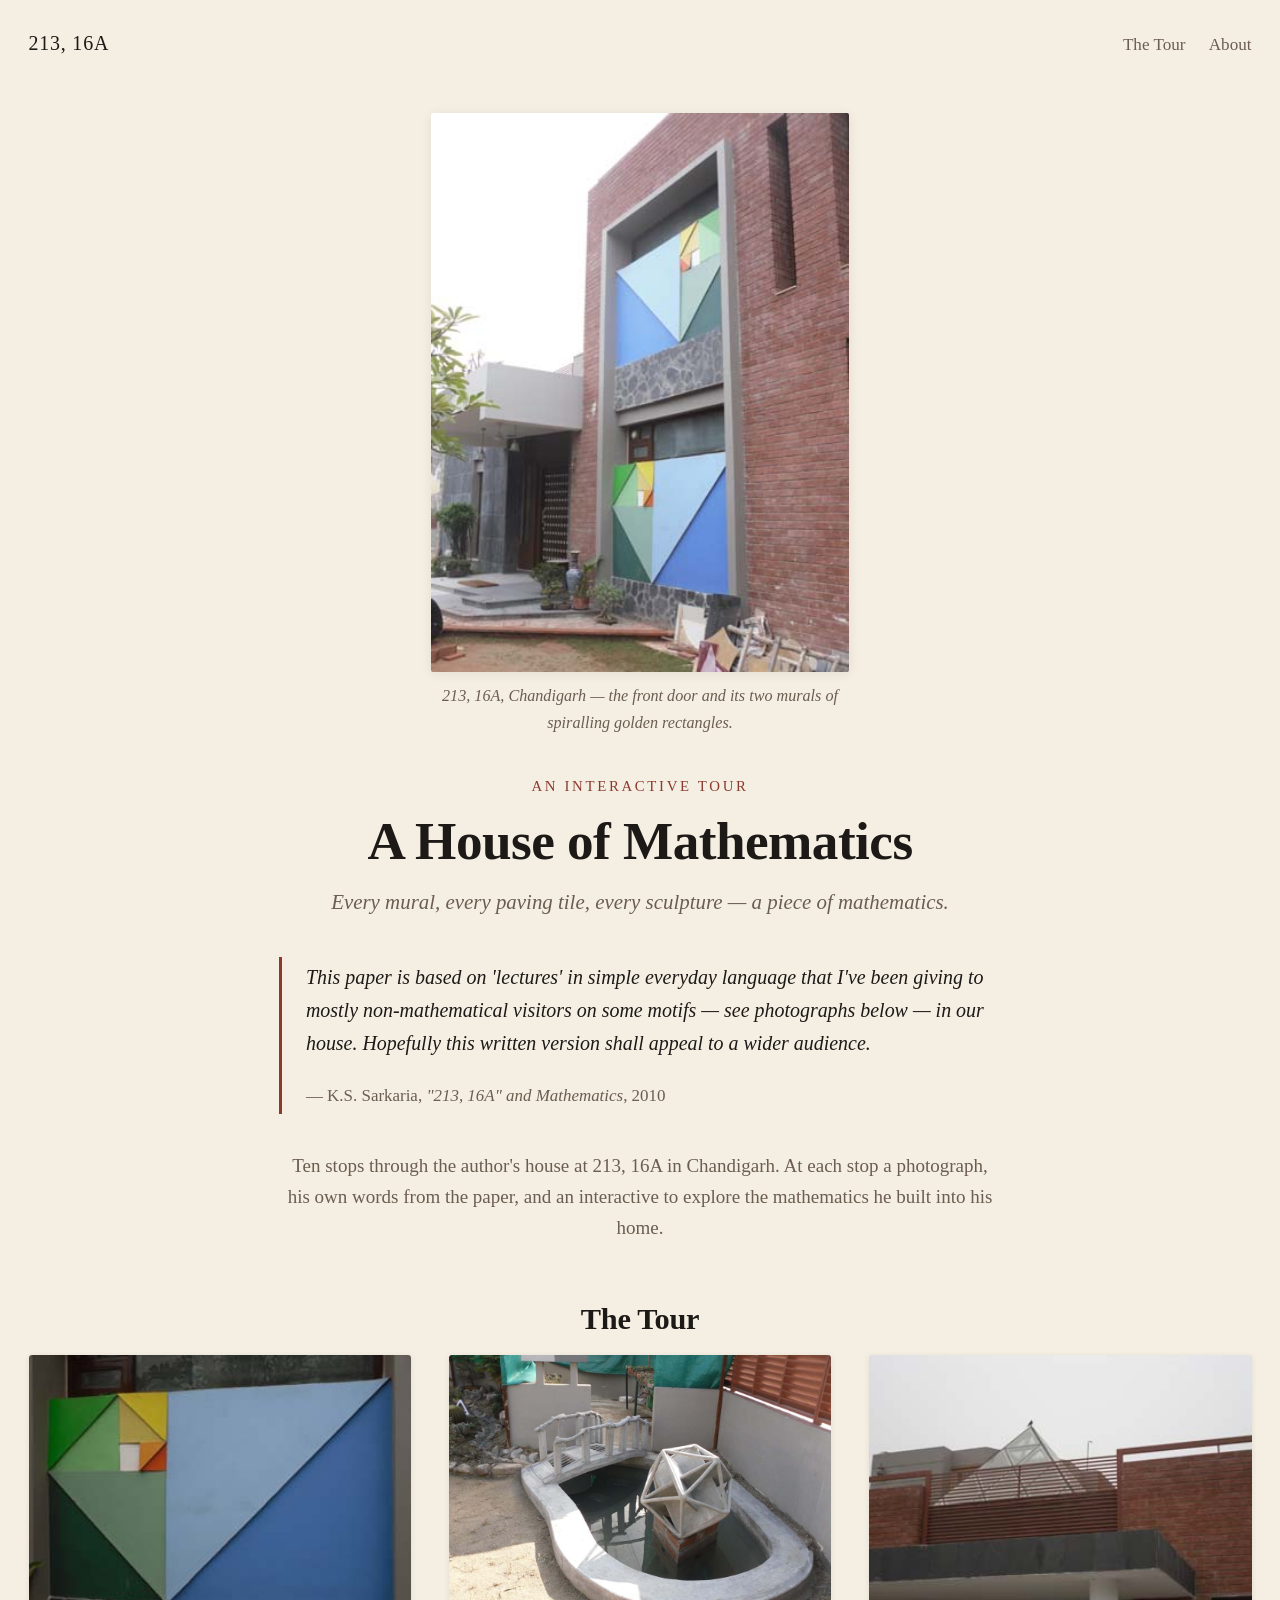
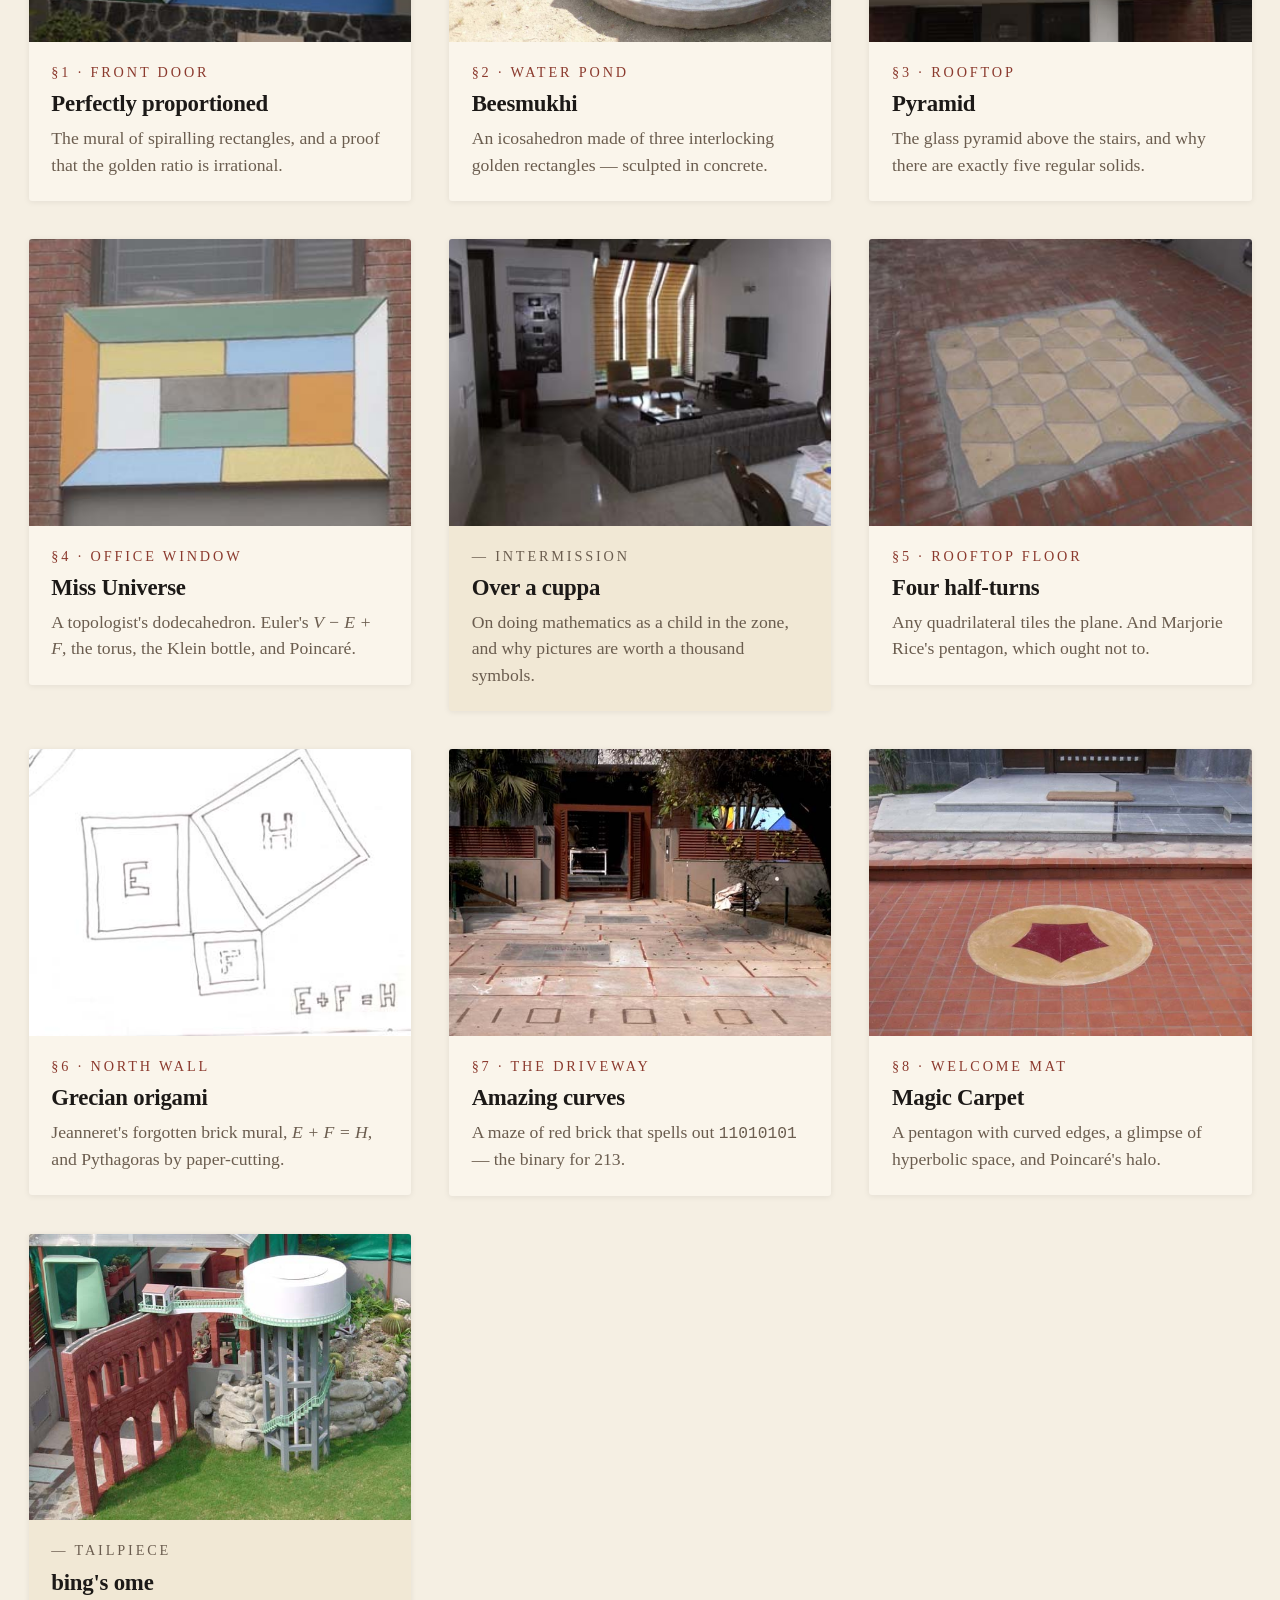
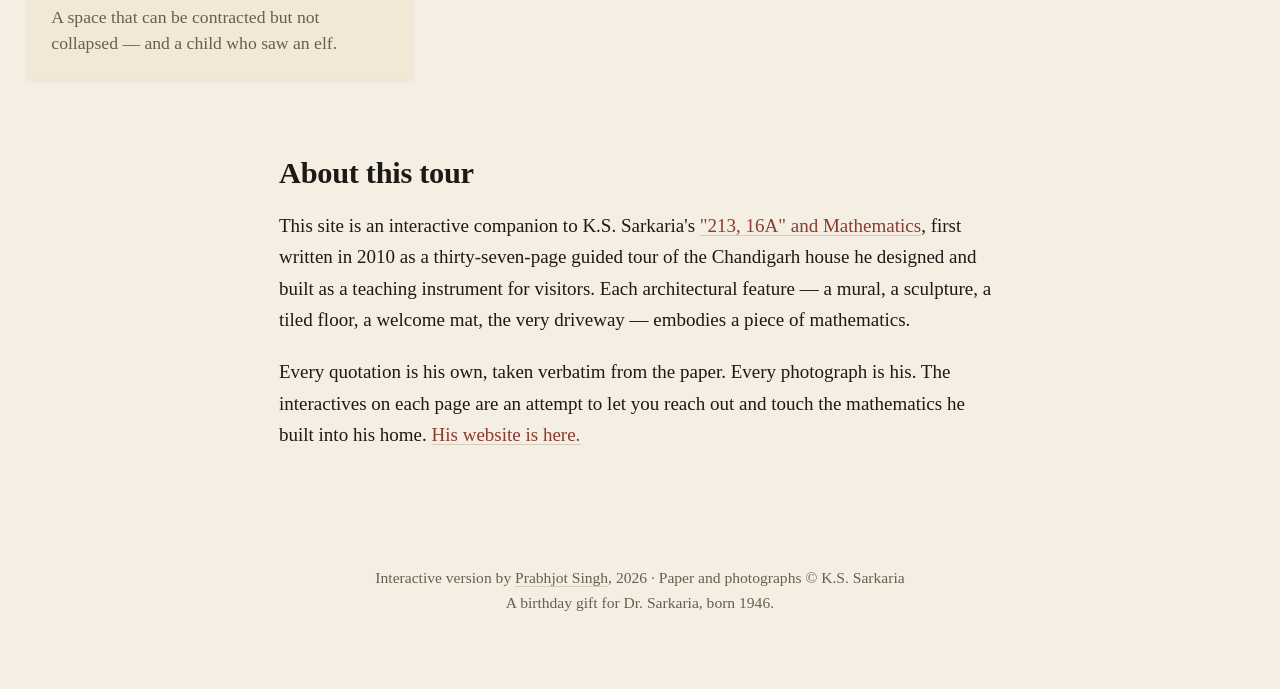
<file: index.html>
<!DOCTYPE html>
<html lang="en">
<head>
  <meta charset="UTF-8">
  <meta name="viewport" content="width=device-width, initial-scale=1.0">
  <title>213, 16A — A House of Mathematics</title>
  <meta name="description" content="An interactive tour of K.S. Sarkaria's paper '213, 16A' and Mathematics, in which every feature of a house in Chandigarh embodies a piece of mathematics.">
  <link rel="stylesheet" href="assets/css/site.css">
</head>
<body>
  <header class="site-header">
    <a class="brand" href="index.html">213, 16A</a>
    <nav>
      <a href="#stops">The Tour</a>
      <a href="#about">About</a>
    </nav>
  </header>

  <main>
    <section class="hero portrait">
      <figure>
        <img src="assets/photos/213-001-000.jpg" alt="The front facade of 213, 16A — tall red-brick walls with two mural panels of blue, green, and ochre rectangles spiralling inwards in golden-ratio proportion.">
        <figcaption>213, 16A, Chandigarh — the front door and its two murals of spiralling golden rectangles.</figcaption>
      </figure>
    </section>

    <section class="tour-intro">
      <p class="eyebrow">An interactive tour</p>
      <h1>A House of Mathematics</h1>
      <p class="subtitle">Every mural, every paving tile, every sculpture — a piece of mathematics.</p>

      <blockquote>
        <p>This paper is based on 'lectures' in simple everyday language that I've been giving to mostly non-mathematical visitors on some motifs — see photographs below — in our house. Hopefully this written version shall appeal to a wider audience.</p>
        <cite>K.S. Sarkaria, <em>"213, 16A" and Mathematics</em>, 2010</cite>
      </blockquote>

      <p class="muted">Ten stops through the author's house at 213, 16A in Chandigarh. At each stop a photograph, his own words from the paper, and an interactive to explore the mathematics he built into his home.</p>
    </section>

    <h2 id="stops" class="center" style="margin-top:3rem;">The Tour</h2>

    <ol class="tour-stops">
      <li>
        <a class="tour-stop" href="mural.html">
          <img class="thumb" src="assets/photos/213-001-001.jpg" alt="" loading="lazy">
          <div class="body">
            <div class="stop-num">§1 · Front door</div>
            <h3>Perfectly proportioned</h3>
            <p>The mural of spiralling rectangles, and a proof that the golden ratio is irrational.</p>
          </div>
        </a>
      </li>

      <li>
        <a class="tour-stop" href="beesmukhi.html">
          <img class="thumb" src="assets/photos/213-003-006.jpg" alt="" loading="lazy">
          <div class="body">
            <div class="stop-num">§2 · Water pond</div>
            <h3>Beesmukhi</h3>
            <p>An icosahedron made of three interlocking golden rectangles — sculpted in concrete.</p>
          </div>
        </a>
      </li>

      <li>
        <a class="tour-stop" href="pyramid.html">
          <img class="thumb" src="assets/photos/213-005-010.jpg" alt="" loading="lazy">
          <div class="body">
            <div class="stop-num">§3 · Rooftop</div>
            <h3>Pyramid</h3>
            <p>The glass pyramid above the stairs, and why there are exactly five regular solids.</p>
          </div>
        </a>
      </li>

      <li>
        <a class="tour-stop" href="eyes.html">
          <img class="thumb" src="assets/photos/213-008-015.jpg" alt="" loading="lazy">
          <div class="body">
            <div class="stop-num">§4 · Office window</div>
            <h3>Miss Universe</h3>
            <p>A topologist's dodecahedron. Euler's <em>V − E + F</em>, the torus, the Klein bottle, and Poincaré.</p>
          </div>
        </a>
      </li>

      <li>
        <a class="tour-stop intermission" href="intermission.html">
          <img class="thumb" src="assets/photos/213-011-020.jpg" alt="" loading="lazy">
          <div class="body">
            <div class="stop-num">— Intermission</div>
            <h3>Over a cuppa</h3>
            <p>On doing mathematics as a child in the zone, and why pictures are worth a thousand symbols.</p>
          </div>
        </a>
      </li>

      <li>
        <a class="tour-stop" href="fourhalfturns.html">
          <img class="thumb" src="assets/photos/213-015-026.jpg" alt="" loading="lazy">
          <div class="body">
            <div class="stop-num">§5 · Rooftop floor</div>
            <h3>Four half-turns</h3>
            <p>Any quadrilateral tiles the plane. And Marjorie Rice's pentagon, which ought not to.</p>
          </div>
        </a>
      </li>

      <li>
        <a class="tour-stop" href="grecianorigami.html">
          <img class="thumb" src="assets/photos/213-018-032.jpg" alt="" loading="lazy">
          <div class="body">
            <div class="stop-num">§6 · North wall</div>
            <h3>Grecian origami</h3>
            <p>Jeanneret's forgotten brick mural, <em>E + F = H</em>, and Pythagoras by paper-cutting.</p>
          </div>
        </a>
      </li>

      <li>
        <a class="tour-stop" href="amazingcurves.html">
          <img class="thumb" src="assets/photos/213-022-039.jpg" alt="" loading="lazy">
          <div class="body">
            <div class="stop-num">§7 · The driveway</div>
            <h3>Amazing curves</h3>
            <p>A maze of red brick that spells out <span class="mono">11010101</span> — the binary for 213.</p>
          </div>
        </a>
      </li>

      <li>
        <a class="tour-stop" href="magiccarpet.html">
          <img class="thumb" src="assets/photos/213-026-047.jpg" alt="" loading="lazy">
          <div class="body">
            <div class="stop-num">§8 · Welcome mat</div>
            <h3>Magic Carpet</h3>
            <p>A pentagon with curved edges, a glimpse of hyperbolic space, and Poincaré's halo.</p>
          </div>
        </a>
      </li>

      <li>
        <a class="tour-stop tailpiece" href="tailpiece.html">
          <img class="thumb" src="assets/photos/213-033-063.jpg" alt="" loading="lazy">
          <div class="body">
            <div class="stop-num">— Tailpiece</div>
            <h3>bing's ome</h3>
            <p>A space that can be contracted but not collapsed — and a child who saw an elf.</p>
          </div>
        </a>
      </li>
    </ol>

    <section id="about" class="prose" style="margin-top:4rem;">
      <h2>About this tour</h2>
      <p>
        This site is an interactive companion to K.S. Sarkaria's <a href="https://kssarkaria.org/docs/213.pdf">"213, 16A" and Mathematics</a>, first written in 2010 as a thirty-seven-page guided tour of the Chandigarh house he designed and built as a teaching instrument for visitors. Each architectural feature — a mural, a sculpture, a tiled floor, a welcome mat, the very driveway — embodies a piece of mathematics.
      </p>
      <p>
        Every quotation is his own, taken verbatim from the paper. Every photograph is his. The interactives on each page are an attempt to let you reach out and touch the mathematics he built into his home. <a href="https://kssarkaria.org/">His website is here.</a>
      </p>
    </section>
  </main>

  <footer class="site-footer">
    <p>
      Interactive version by <a href="https://github.com/prabhjot-singh/kssarkaria-213">Prabhjot Singh</a>, 2026 · Paper and photographs © K.S. Sarkaria<br>
      A birthday gift for Dr. Sarkaria, born 1946.
    </p>
  </footer>
</body>
</html>
</file>
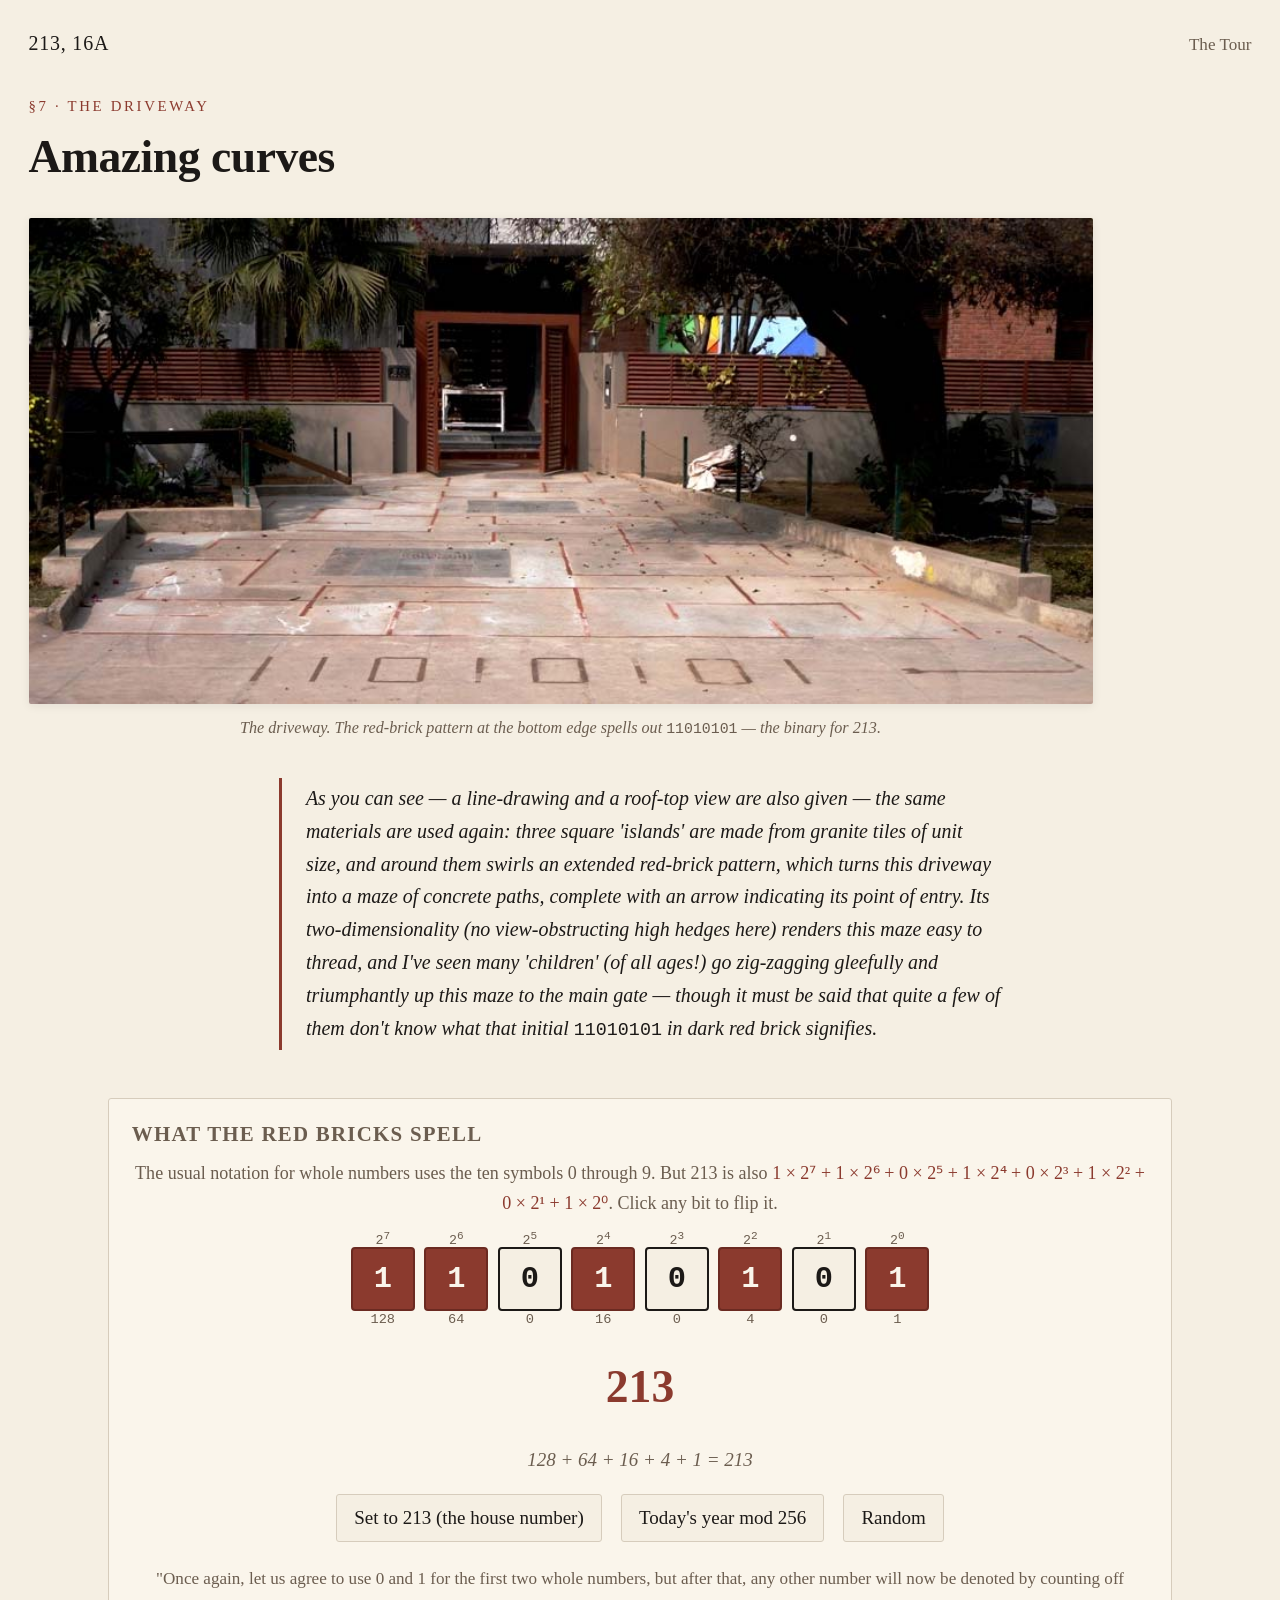
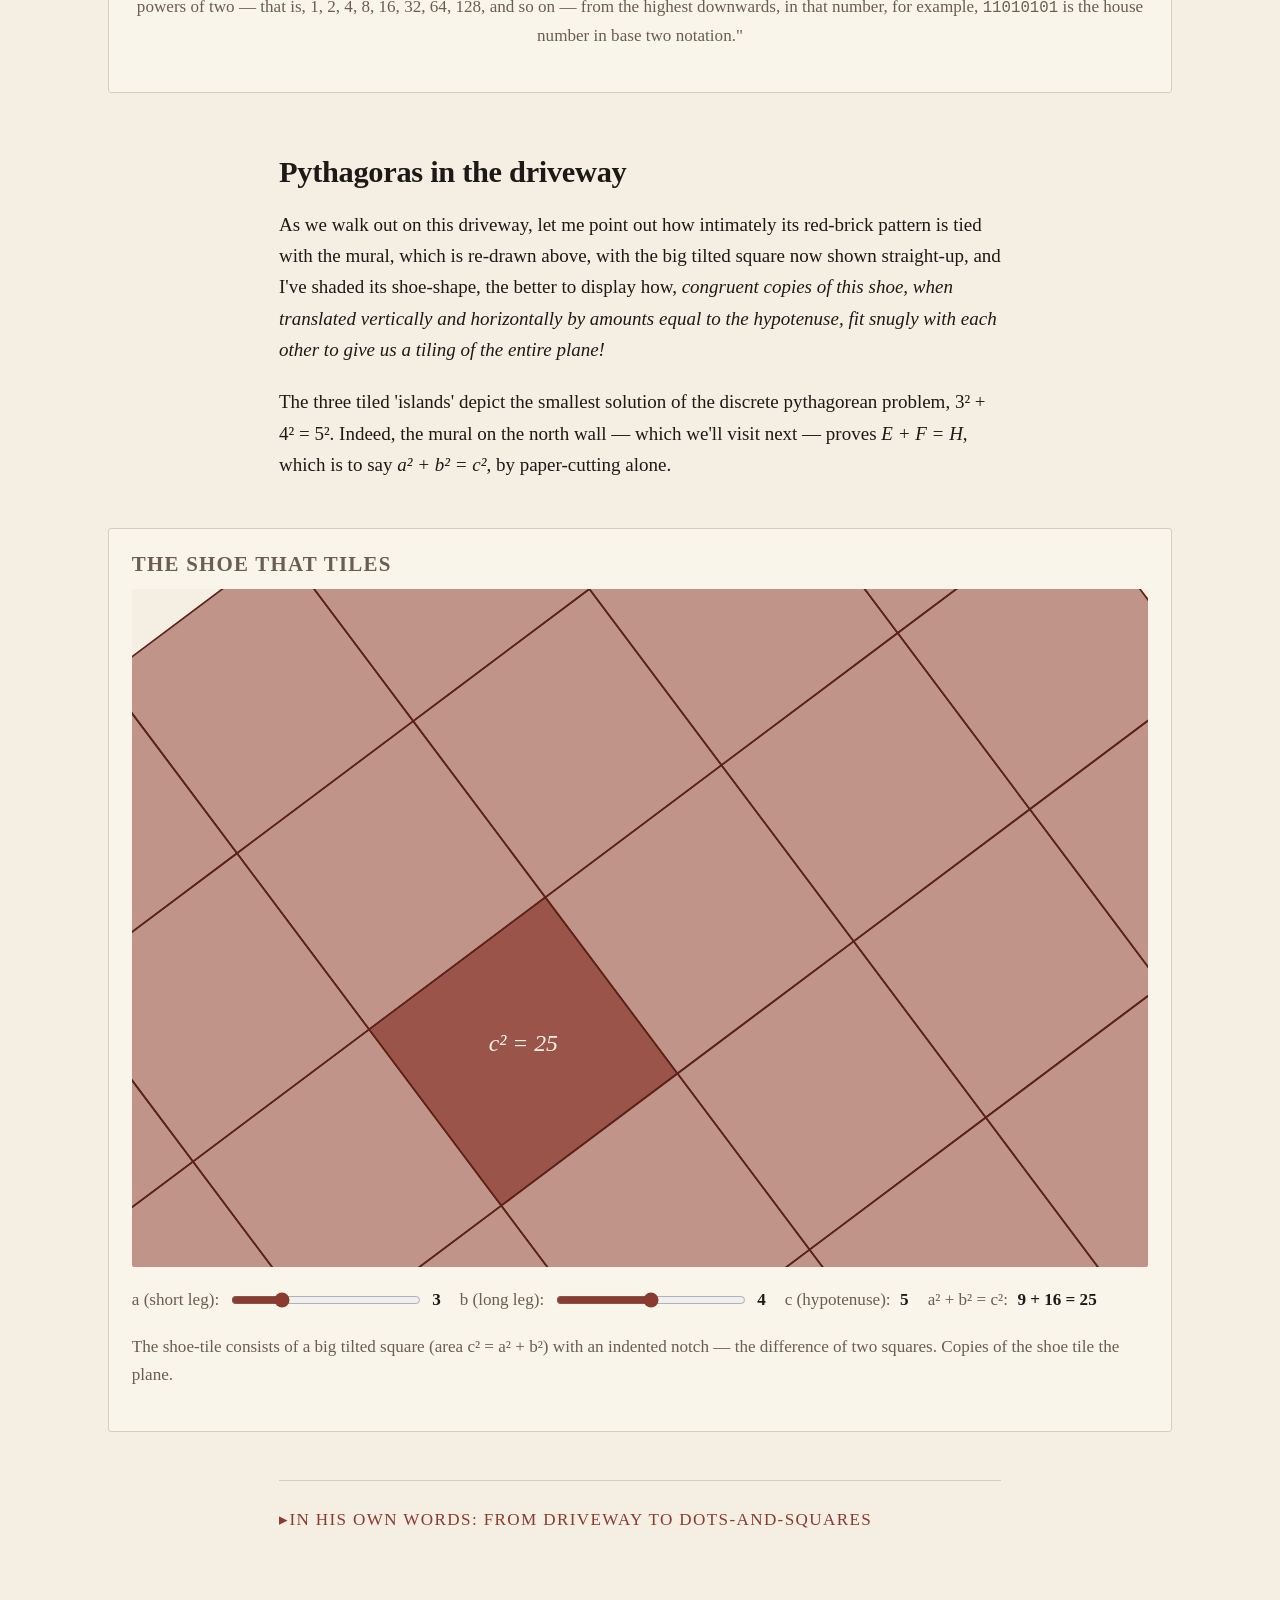
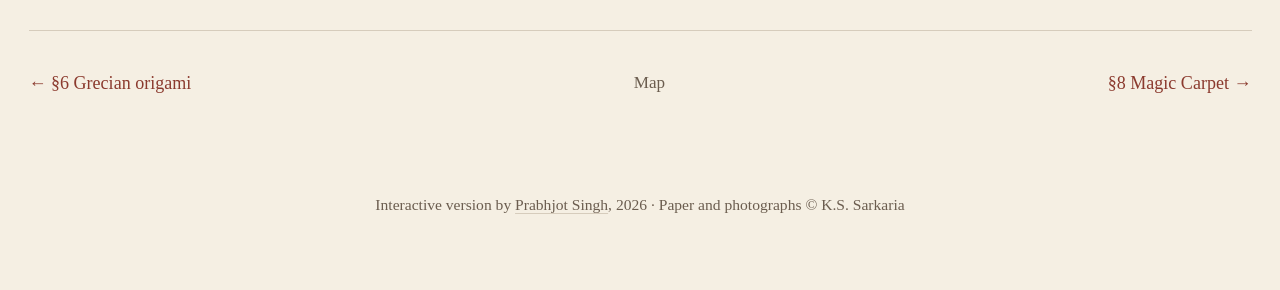
<file: amazingcurves.html>
<!DOCTYPE html>
<html lang="en">
<head>
  <meta charset="UTF-8">
  <meta name="viewport" content="width=device-width, initial-scale=1.0">
  <title>§7 Amazing curves — 213, 16A</title>
  <meta name="description" content="The driveway of 213, 16A — a maze of red brick spelling 11010101 in binary, a tiling of Pythagoras, and a game of dots and squares.">
  <link rel="stylesheet" href="assets/css/site.css">
  <style>
    .binary-row {
      display: flex;
      justify-content: center;
      gap: 0.5rem;
      margin: 1.5rem 0 1rem;
      flex-wrap: wrap;
    }
    .bit {
      width: 64px; height: 64px;
      border: 2px solid var(--ink);
      background: var(--bg);
      border-radius: 4px;
      font-family: "IBM Plex Mono", ui-monospace, monospace;
      font-size: 1.6rem;
      font-weight: 600;
      cursor: pointer;
      display: flex; align-items: center; justify-content: center;
      transition: all 0.15s ease;
      position: relative;
      user-select: none;
    }
    .bit.on { background: var(--brick); color: #faf5eb; border-color: var(--brick-dark); }
    .bit:hover { transform: translateY(-2px); box-shadow: 0 3px 8px rgba(0,0,0,0.1); }
    .bit .power {
      position: absolute;
      top: -22px;
      font-size: 0.7rem;
      color: var(--ink-muted);
      font-family: inherit;
      font-weight: 400;
    }
    .bit .value {
      position: absolute;
      bottom: -22px;
      font-size: 0.72rem;
      color: var(--ink-muted);
      font-family: inherit;
      font-weight: 400;
    }
    .decimal-readout {
      text-align: center;
      font-size: 2.4rem;
      font-variant-numeric: oldstyle-nums tabular-nums;
      color: var(--brick);
      margin: 2rem 0 1rem;
      font-weight: 600;
    }
    .decomposition {
      text-align: center;
      font-size: 1rem;
      color: var(--ink-muted);
      font-style: italic;
      margin-bottom: 1rem;
    }
  </style>
</head>
<body>
  <header class="site-header">
    <a class="brand" href="index.html">213, 16A</a>
    <nav><a href="index.html">The Tour</a></nav>
  </header>

  <main>
    <article>
      <p class="eyebrow">§7 · The driveway</p>
      <h1>Amazing curves</h1>

      <figure class="photo">
        <img src="assets/photos/213-022-039.jpg" alt="The driveway of 213, 16A: a wide, light-coloured paved path with a pattern of red bricks and a string of 1's and 0's laid in the brick at the bottom of the image.">
        <figcaption>The driveway. The red-brick pattern at the bottom edge spells out <span class="mono">11010101</span> — the binary for 213.</figcaption>
      </figure>

      <div class="prose">
        <blockquote>
          <p>
            As you can see — a line-drawing and a roof-top view are also given — the same materials are used again: three square 'islands' are made from granite tiles of unit size, and around them swirls an extended red-brick pattern, which <em>turns this driveway into a maze</em> of concrete paths, complete with an arrow indicating its point of entry. Its two-dimensionality (no view-obstructing high hedges here) renders this maze easy to thread, and I've seen many 'children' (of all ages!) go zig-zagging gleefully and triumphantly up this maze to the main gate — though it must be said that quite a few of them don't know what that initial <span class="mono">11010101</span> in dark red brick signifies.
          </p>
        </blockquote>
      </div>

      <section class="interactive" aria-label="Binary representation of 213">
        <h2>What the red bricks spell</h2>
        <p class="muted" style="font-size: 0.95rem; text-align: center;">
          The usual notation for whole numbers uses the ten symbols 0 through 9. But 213 is also
          <span style="color: var(--brick);">1 × 2⁷ + 1 × 2⁶ + 0 × 2⁵ + 1 × 2⁴ + 0 × 2³ + 1 × 2² + 0 × 2¹ + 1 × 2⁰</span>.
          Click any bit to flip it.
        </p>
        <div class="binary-row" id="binaryRow"></div>
        <div class="decimal-readout" id="decimalReadout">213</div>
        <div class="decomposition" id="decompositionReadout"></div>
        <div class="controls" style="justify-content: center;">
          <button id="binary213" type="button">Set to 213 (the house number)</button>
          <button id="binaryYear" type="button">Today's year mod 256</button>
          <button id="binaryRandom" type="button">Random</button>
        </div>
        <p class="muted" style="margin-top:1.2rem; font-size: 0.9rem; text-align: center;">
          "Once again, let us agree to use 0 and 1 for the first two whole numbers, but after that, any other number will now be denoted by counting off powers of two — that is, 1, 2, 4, 8, 16, 32, 64, 128, and so on — from the highest downwards, in that number, for example, <span class="mono">11010101</span> is the house number in base two notation."
        </p>
      </section>

      <div class="prose">
        <h2>Pythagoras in the driveway</h2>
        <p>
          As we walk out on this driveway, let me point out how intimately its red-brick pattern is tied with the mural, which is re-drawn above, with the big tilted square now shown straight-up, and I've shaded its shoe-shape, the better to display how, <em>congruent copies of this shoe, when translated vertically and horizontally by amounts equal to the hypotenuse, fit snugly with each other to give us a tiling of the entire plane!</em>
        </p>
        <p>
          The three tiled 'islands' depict the smallest solution of the discrete pythagorean problem, 3² + 4² = 5². Indeed, the mural on the north wall — which we'll visit next — proves <em>E + F = H</em>, which is to say <em>a² + b² = c²</em>, by paper-cutting alone.
        </p>
      </div>

      <section class="interactive" aria-label="The Pythagorean shoe-tile tiling">
        <h2>The shoe that tiles</h2>
        <div class="canvas-wrap">
          <svg id="shoeSvg" viewBox="0 0 600 400" role="img">
            <g id="shoeTiling"></g>
            <g id="shoeHighlight"></g>
          </svg>
        </div>
        <div class="controls">
          <label>a (short leg): <input id="aSlider" type="range" min="2" max="6" step="1" value="3"><span class="readout" id="aReadout">3</span></label>
          <label>b (long leg): <input id="bSlider" type="range" min="2" max="6" step="1" value="4"><span class="readout" id="bReadout">4</span></label>
          <label>c (hypotenuse): <span class="readout" id="cReadout">5</span></label>
          <label>a² + b² = c²: <span class="readout" id="pythReadout">9 + 16 = 25</span></label>
        </div>
        <p class="muted" style="font-size: 0.9rem; margin-top: 1rem;">
          The shoe-tile consists of a big tilted square (area c² = a² + b²) with an indented notch — the difference of two squares. Copies of the shoe tile the plane.
        </p>
      </section>

      <details class="his-words">
        <summary>In his own words: from driveway to dots-and-squares</summary>
        <div class="content">
          <p>
            Something even more 'childish' has been going on here: <em>a dots-and-squares game!</em> Doubtless, you have played this game in school and/or college between (or maybe even during some particularly boring) classes, but here are its rules anyway. On a chosen playing area — a rectangular piece of paper usually, but here the region between those toe-walls converging onto the main gate of the house, minus the three tiled islands — one marks all the vertices — here one-inch square dots of dark brick — of a square grid; then the players take turns putting in the edges — here one-inch thick in red brick — of the grid between them, with a player having the option of an extra turn every time he/she completes a square; and the winner, if any, at the end is the person who has made the most squares.
          </p>
          <p>
            However there is something peculiar about this particular game: <em>no player has bothered to 'take' a square!</em> Maybe the players are rank tyros, or maybe, though it is much less likely, accomplished grandmasters playing a deep cat-and-mouse strategy. No, the real reason is something else again: <em>the players have become so fascinated by an incredible thought tied closely to the emerging and meandering snakes of squares</em> — in a typical game, most of the dots get taken in one go towards the end, and these climactic moves usually decide who wins or loses — <em>that they have lost their competitive edge entirely, and have started thinking of something much more interesting than who shall win or lose this silly game!</em>
          </p>
          <p>
            Long familiarity often makes us forget that <em>whole numbers are abstractions</em> (and it is this that makes them tangible): sure, five ducks, five pens, five poems, etc., are tangible enough, but, as Cantor reminded us in the nineteenth century, <em>five</em>, of and by itself, is the commonality between, or alternatively, the equivalence class of <em>all</em> these sets, any two of which are related to each other by a one-one onto or bijective correspondence, and, when we think about it, it is nothing short of a miracle that a human child can intuitively grasp this abstract notion 'five' in kindergarten: no other species even comes close!
          </p>
        </div>
      </details>

      <nav class="section-footer">
        <a class="prev" href="grecianorigami.html">§6 Grecian origami</a>
        <a class="tour-home" href="index.html">Map</a>
        <a class="next" href="magiccarpet.html">§8 Magic Carpet</a>
      </nav>
    </article>
  </main>

  <footer class="site-footer">
    <p>Interactive version by <a href="https://github.com/prabhjot-singh/kssarkaria-213">Prabhjot Singh</a>, 2026 · Paper and photographs © K.S. Sarkaria</p>
  </footer>

  <script>
    /* Binary 213 */
    const binaryRow = document.getElementById("binaryRow");
    const decimalReadout = document.getElementById("decimalReadout");
    const decompositionReadout = document.getElementById("decompositionReadout");
    let bits = [1,1,0,1,0,1,0,1]; // binary 213

    function renderBinary() {
      binaryRow.innerHTML = "";
      bits.forEach((b, i) => {
        const power = 7 - i;
        const div = document.createElement("div");
        div.className = "bit" + (b ? " on" : "");
        div.innerHTML = `<span class="power">2<sup>${power}</sup></span>${b}<span class="value">${b * (1 << power)}</span>`;
        div.addEventListener("click", () => { bits[i] = b ? 0 : 1; renderBinary(); });
        binaryRow.appendChild(div);
      });
      const dec = bits.reduce((s, b, i) => s + b * (1 << (7 - i)), 0);
      decimalReadout.textContent = dec;
      const terms = bits.map((b, i) => b ? (1 << (7 - i)) : 0).filter(x => x > 0);
      const decompStr = terms.length
        ? terms.join(" + ") + " = " + dec
        : "0";
      decompositionReadout.textContent = decompStr;
    }
    document.getElementById("binary213").addEventListener("click", () => { bits = [1,1,0,1,0,1,0,1]; renderBinary(); });
    document.getElementById("binaryYear").addEventListener("click", () => {
      let y = 2026 % 256;
      bits = y.toString(2).padStart(8, "0").split("").map(Number);
      renderBinary();
    });
    document.getElementById("binaryRandom").addEventListener("click", () => {
      bits = Array.from({length:8}, () => Math.random() < 0.5 ? 0 : 1);
      renderBinary();
    });
    renderBinary();

    /* Shoe-tile Pythagorean tiling */
    const shoeSvg = document.getElementById("shoeSvg");
    const shoeTiling = document.getElementById("shoeTiling");
    const shoeHighlight = document.getElementById("shoeHighlight");
    const aSlider = document.getElementById("aSlider");
    const bSlider = document.getElementById("bSlider");
    const aReadout = document.getElementById("aReadout");
    const bReadout = document.getElementById("bReadout");
    const cReadout = document.getElementById("cReadout");
    const pythReadout = document.getElementById("pythReadout");

    function renderShoe() {
      const a = parseInt(aSlider.value);
      const b = parseInt(bSlider.value);
      const c = Math.sqrt(a*a + b*b);
      aReadout.textContent = a;
      bReadout.textContent = b;
      cReadout.textContent = c.toFixed(3).replace(/\.?0+$/, "");
      pythReadout.textContent = `${a*a} + ${b*b} = ${a*a + b*b}`;

      const scale = 26;
      // translation vectors
      const tx = b * scale, ty = -a * scale; // horizontal step
      const ux = a * scale, uy = b * scale;  // vertical step

      // Shoe tile = big tilted (a+b)×(a+b) square minus overlap region is too complex.
      // Use simpler repeating polyomino: show repeated tilted squares of side c
      // with central small squares of side a and b inset.
      let html = "";
      const VB_W = 600, VB_H = 400;
      const cx0 = 140, cy0 = 260;

      // Color palette of brick tones
      const brick = "#8b3a2e", brickDark = "#5a2218", paper = "#e8ddc8", paperDark = "#c9a55c";

      for (let i = -2; i <= 3; i++) {
        for (let j = -2; j <= 3; j++) {
          const ox = cx0 + i * tx + j * ux;
          const oy = cy0 + i * ty + j * uy;
          // tilted square of side c with corners
          const corners = [
            [ox, oy],
            [ox + b * scale, oy - a * scale],
            [ox + b * scale + a * scale, oy - a * scale + b * scale],
            [ox + a * scale, oy + b * scale]
          ];
          const opacity = (i === 0 && j === 0) ? 0.85 : 0.5;
          html += `<polygon points="${corners.map(p=>p.join(",")).join(" ")}" fill="${brick}" fill-opacity="${opacity}" stroke="${brickDark}" stroke-width="1"/>`;
          // inset a² and b² squares for the highlighted tile only
          if (i === 0 && j === 0) {
            // a² square (corner at 0,0, side along the tilted axis)
            const ax0 = ox, ay0 = oy;
            const asq = [
              [ax0, ay0],
              [ax0 + a * scale * (b/c*b/c + a/c*a/c), ay0],
              // easier: just show as axis-aligned labels
            ];
            // Draw labels
            const cx = ox + (b * scale + a * scale) / 2;
            const cy = oy + (- a * scale + b * scale) / 2;
            html += `<text x="${cx}" y="${cy}" text-anchor="middle" font-size="14" fill="#faf5eb" font-style="italic">c² = ${a*a+b*b}</text>`;
          }
        }
      }
      shoeTiling.innerHTML = html;
    }
    aSlider.addEventListener("input", renderShoe);
    bSlider.addEventListener("input", renderShoe);
    renderShoe();
  </script>
</body>
</html>
</file>
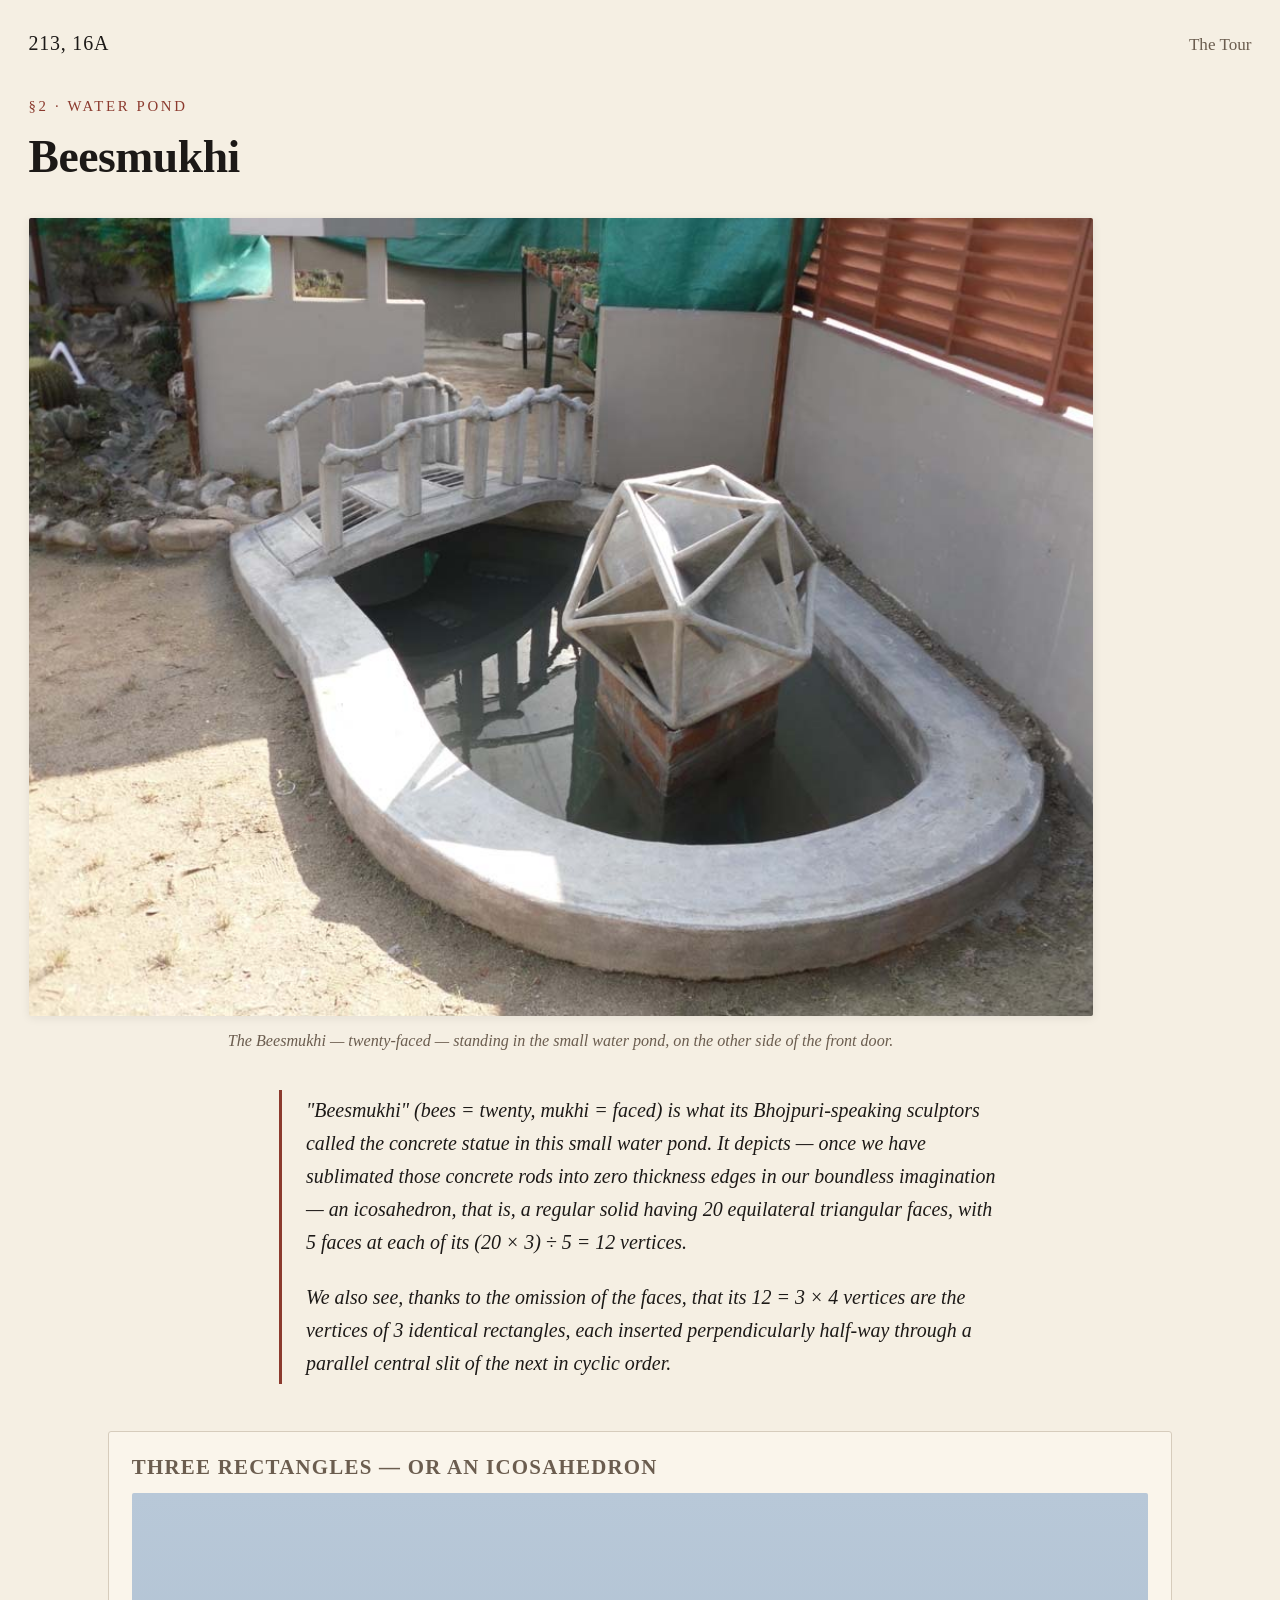
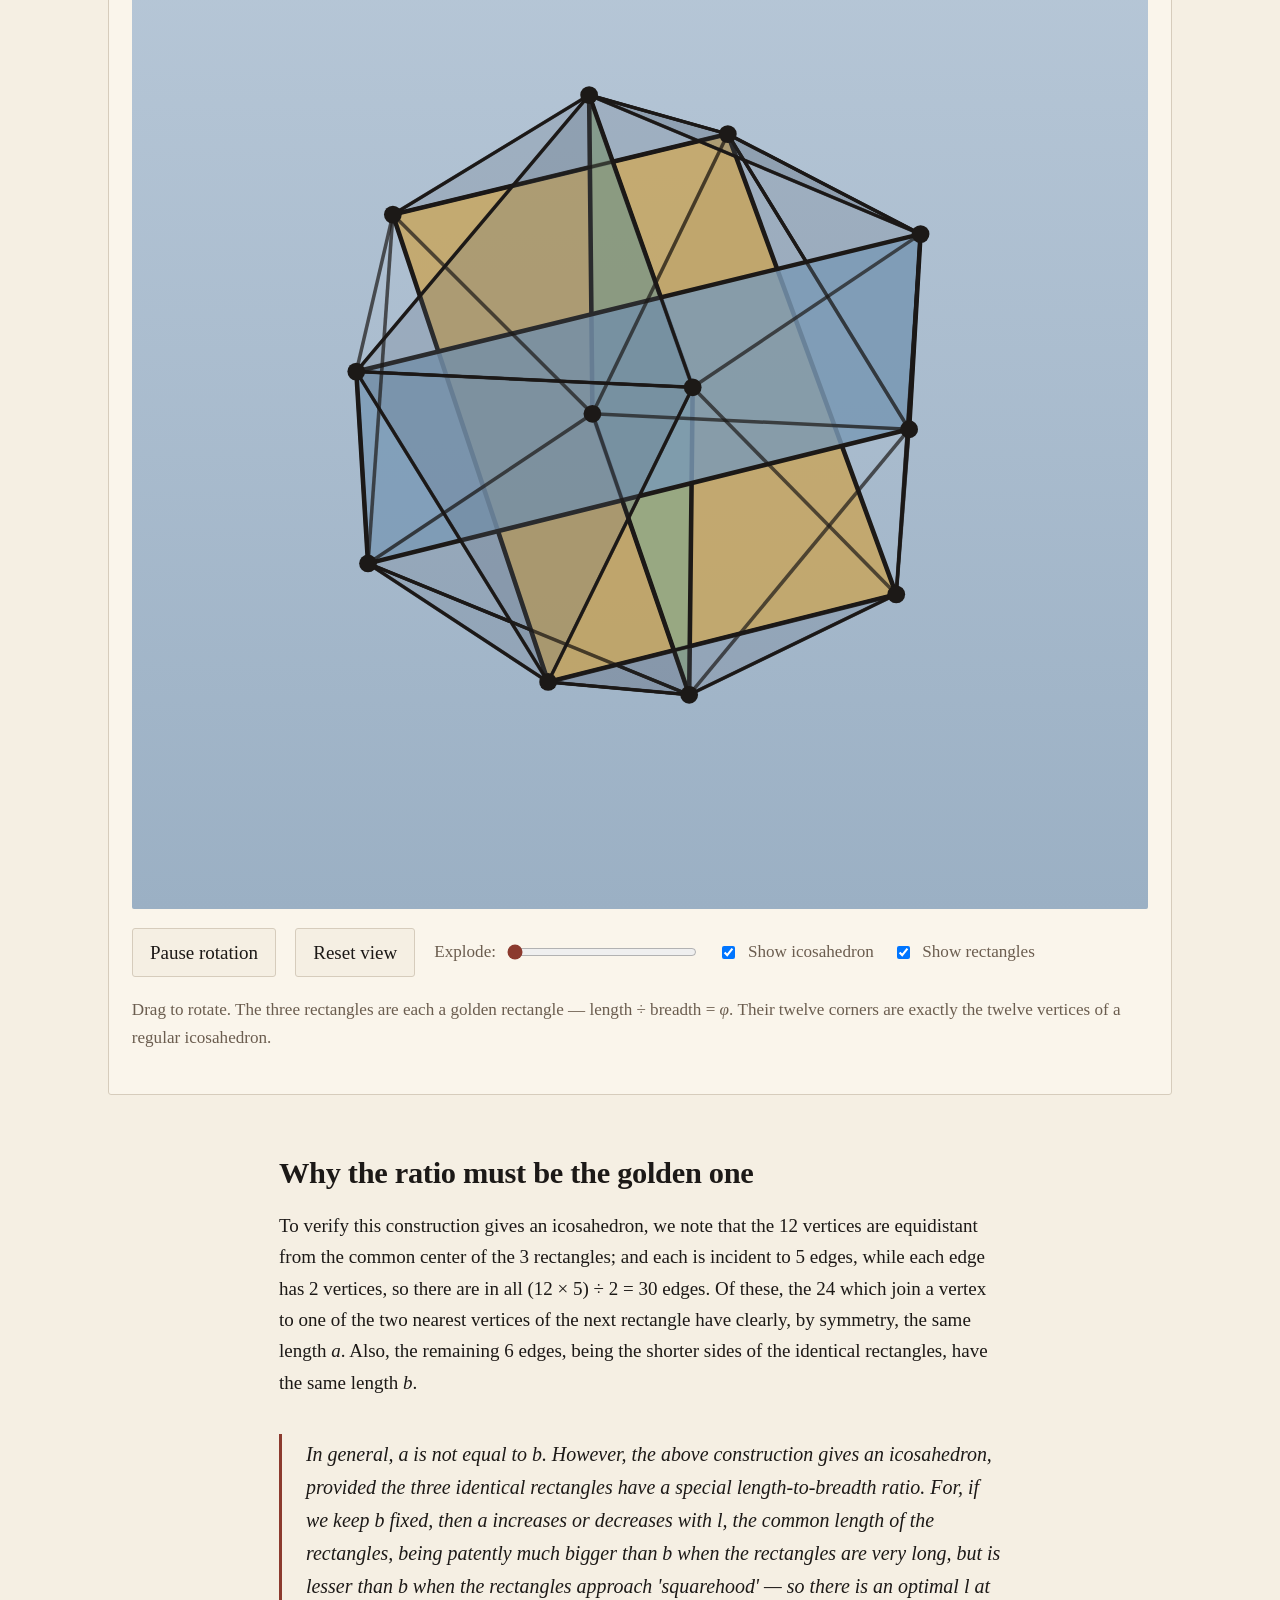
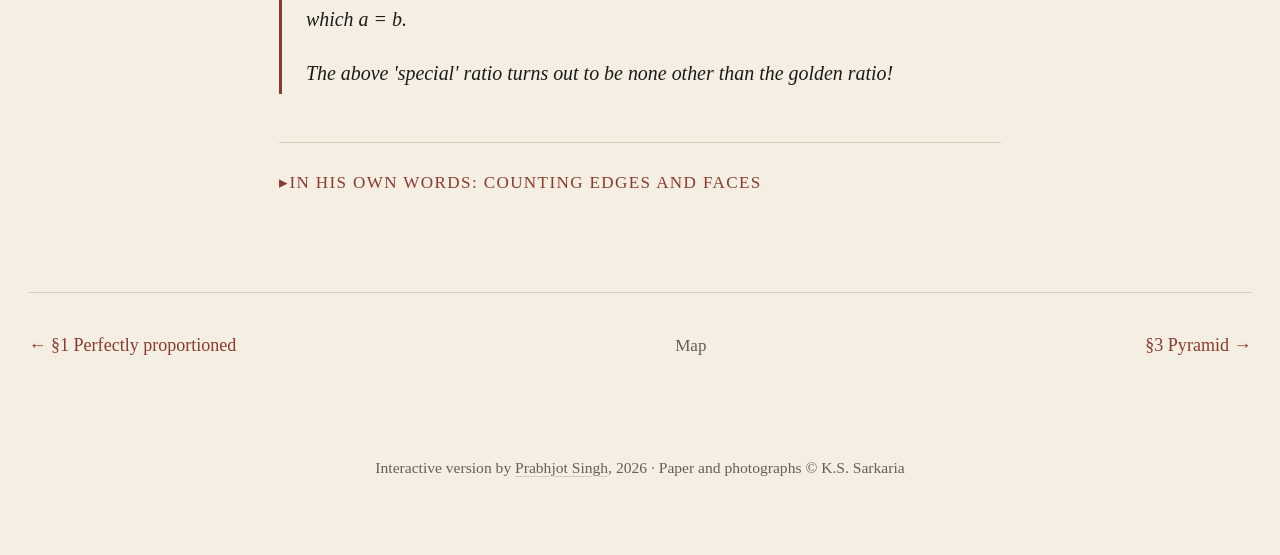
<file: beesmukhi.html>
<!DOCTYPE html>
<html lang="en">
<head>
  <meta charset="UTF-8">
  <meta name="viewport" content="width=device-width, initial-scale=1.0">
  <title>§2 Beesmukhi — 213, 16A</title>
  <meta name="description" content="The icosahedron sculpture in the water pond at 213, 16A — three interlocking golden rectangles.">
  <link rel="stylesheet" href="assets/css/site.css">
  <style>
    .three-d-canvas {
      background: linear-gradient(180deg, #b8c8d8 0%, #9bb0c4 100%);
      user-select: none;
      touch-action: none;
      cursor: grab;
    }
    .three-d-canvas:active { cursor: grabbing; }
  </style>
</head>
<body>
  <header class="site-header">
    <a class="brand" href="index.html">213, 16A</a>
    <nav>
      <a href="index.html">The Tour</a>
    </nav>
  </header>

  <main>
    <article>
      <p class="eyebrow">§2 · Water pond</p>
      <h1>Beesmukhi</h1>

      <figure class="photo">
        <img src="assets/photos/213-003-006.jpg" alt="A concrete icosahedral sculpture standing on a small pedestal in a curved water pond, with a small bridge behind.">
        <figcaption>The Beesmukhi — twenty-faced — standing in the small water pond, on the other side of the front door.</figcaption>
      </figure>

      <div class="prose">
        <blockquote>
          <p>
            <em>"Beesmukhi"</em> (bees = twenty, mukhi = faced) is what its Bhojpuri-speaking sculptors called the concrete statue in this small water pond. It depicts — once we have sublimated those concrete rods into zero thickness edges in our boundless imagination — an <em>icosahedron</em>, that is, a regular solid having 20 equilateral triangular faces, with 5 faces at each of its (20 × 3) ÷ 5 = 12 vertices.
          </p>
          <p>
            We also see, thanks to the omission of the faces, that <em>its 12 = 3 × 4 vertices are the vertices of 3 identical rectangles</em>, each inserted perpendicularly half-way through a parallel central slit of the next in cyclic order.
          </p>
        </blockquote>
      </div>

      <section class="interactive" aria-label="Interactive icosahedron">
        <h2>Three rectangles — or an icosahedron</h2>
        <div class="canvas-wrap">
          <svg id="beesSvg" class="three-d-canvas" viewBox="-200 -200 400 400" preserveAspectRatio="xMidYMid meet" role="img" aria-label="Three golden rectangles forming an icosahedron.">
            <g id="scene"></g>
          </svg>
        </div>
        <div class="controls">
          <button id="autoBtn" type="button">Pause rotation</button>
          <button id="resetBees" type="button">Reset view</button>
          <label>Explode: <input id="explode" type="range" min="0" max="100" value="0"></label>
          <label><input type="checkbox" id="showIcosa" checked> Show icosahedron</label>
          <label><input type="checkbox" id="showRects" checked> Show rectangles</label>
        </div>
        <p class="muted" style="margin-top: 1rem; font-size: 0.9rem;">
          Drag to rotate. The three rectangles are each a golden rectangle — length ÷ breadth = <em>φ</em>. Their twelve corners are exactly the twelve vertices of a regular icosahedron.
        </p>
      </section>

      <div class="prose">
        <h2>Why the ratio must be the golden one</h2>
        <p>
          To verify this construction gives an icosahedron, we note that the 12 vertices are equidistant from the common center of the 3 rectangles; and each is incident to 5 edges, while each edge has 2 vertices, so there are in all (12 × 5) ÷ 2 = 30 edges. Of these, the 24 which join a vertex to one of the two nearest vertices of the next rectangle have clearly, by symmetry, the same length <em>a</em>. Also, the remaining 6 edges, being the shorter sides of the identical rectangles, have the same length <em>b</em>.
        </p>
        <blockquote>
          <p>
            In general, <em>a</em> is <em>not</em> equal to <em>b</em>. However, <em>the above construction gives an icosahedron, provided the three identical rectangles have a special length-to-breadth ratio.</em> For, if we keep <em>b</em> fixed, then <em>a</em> increases or decreases with <em>l</em>, the common length of the rectangles, being patently much <em>bigger</em> than <em>b</em> when the rectangles are very long, but is <em>lesser</em> than <em>b</em> when the rectangles approach 'squarehood' — so there is an optimal <em>l</em> at which <em>a</em> = <em>b</em>.
          </p>
          <p>
            <em>The above 'special' ratio turns out to be none other than the golden ratio!</em>
          </p>
        </blockquote>
      </div>

      <details class="his-words">
        <summary>In his own words: counting edges and faces</summary>
        <div class="content">
          <p>
            Here explicitly is the omitted general prescription for a <em>regular solid</em> {p, q}: its finitely many vertices should be on a sphere, its faces should be equal <em>regular</em> — i.e., with consecutive vertices equally spaced on a circle — <em>polygons</em> with p sides and vertices, and there should be q of these faces at each vertex. Clearly, p and q must be whole numbers 3 or bigger, and there exists a regular polygon with p sides for any such p — so, from the delicate way in which we settled the case {3, 5} (icosahedron), it is natural to fear that the general existence problem for regular solids must be hard. Surprisingly, this is <em>not</em> the case.
          </p>
        </div>
      </details>

      <nav class="section-footer">
        <a class="prev" href="mural.html">§1 Perfectly proportioned</a>
        <a class="tour-home" href="index.html">Map</a>
        <a class="next" href="pyramid.html">§3 Pyramid</a>
      </nav>
    </article>
  </main>

  <footer class="site-footer">
    <p>Interactive version by <a href="https://github.com/prabhjot-singh/kssarkaria-213">Prabhjot Singh</a>, 2026 · Paper and photographs © K.S. Sarkaria</p>
  </footer>

  <script>
    // Minimal hand-rolled 3D — no three.js, no dependencies.
    const PHI = (1 + Math.sqrt(5)) / 2;
    const SCALE = 70;
    const svgNS = "http://www.w3.org/2000/svg";
    const svg = document.getElementById("beesSvg");
    const scene = document.getElementById("scene");
    const autoBtn = document.getElementById("autoBtn");
    const resetBtn = document.getElementById("resetBees");
    const explodeCtl = document.getElementById("explode");
    const showIcosa = document.getElementById("showIcosa");
    const showRects = document.getElementById("showRects");

    // Icosahedron vertex positions organised into 3 rectangles
    // Rect A in yz plane (x=0): y ∈ {-1, +1}, z ∈ {-φ, +φ}
    // Rect B in xy plane (z=0): x ∈ {-1, +1}, y ∈ {-φ, +φ}
    // Rect C in xz plane (y=0): x ∈ {-φ, +φ}, z ∈ {-1, +1}
    const RECTS = [
      { color: "#7a9ab6", normal: [1, 0, 0], corners: [[0,1,PHI], [0,1,-PHI], [0,-1,-PHI], [0,-1,PHI]] },
      { color: "#8fa987", normal: [0, 0, 1], corners: [[1,PHI,0], [1,-PHI,0], [-1,-PHI,0], [-1,PHI,0]] },
      { color: "#c9a55c", normal: [0, 1, 0], corners: [[PHI,0,1], [PHI,0,-1], [-PHI,0,-1], [-PHI,0,1]] }
    ];

    // All 12 icosahedron vertices
    const V = [];
    RECTS.forEach(r => r.corners.forEach(c => V.push(c.slice())));

    // Icosahedron edges: pairs at distance 2 (nearest neighbours)
    function vLen(a){ return Math.sqrt(a[0]*a[0]+a[1]*a[1]+a[2]*a[2]); }
    function vSub(a,b){ return [a[0]-b[0],a[1]-b[1],a[2]-b[2]]; }
    const EDGES = [];
    const EDGE_TOL = 0.01;
    for (let i=0; i<V.length; i++) {
      for (let j=i+1; j<V.length; j++) {
        if (Math.abs(vLen(vSub(V[i], V[j])) - 2) < EDGE_TOL) EDGES.push([i, j]);
      }
    }

    // Icosahedron faces (20 triangles): triples of mutually adjacent vertices
    const FACES = [];
    const adj = Array.from({length: V.length}, () => new Set());
    EDGES.forEach(([a,b]) => { adj[a].add(b); adj[b].add(a); });
    for (let i=0; i<V.length; i++) {
      for (const j of adj[i]) if (j > i) {
        for (const k of adj[i]) if (k > j && adj[j].has(k)) FACES.push([i, j, k]);
      }
    }

    // Rotation
    let rx = 0.6, ry = 0.8;
    let auto = true;
    let explode = 0;

    function rotate(p) {
      const [x, y, z] = p;
      const cy = Math.cos(ry), sy = Math.sin(ry);
      const cx = Math.cos(rx), sx = Math.sin(rx);
      // rotate around Y
      let x1 = x * cy + z * sy;
      let z1 = -x * sy + z * cy;
      let y1 = y;
      // rotate around X
      let y2 = y1 * cx - z1 * sx;
      let z2 = y1 * sx + z1 * cx;
      return [x1, y2, z2];
    }

    function project(p) {
      const depth = 6;
      const f = depth / (depth - p[2] * 0.15); // mild perspective
      return [p[0] * SCALE * f, -p[1] * SCALE * f, p[2]];
    }

    function transformedRectCorners(rect) {
      const n = rect.normal;
      const d = explode;
      return rect.corners.map(c => rotate([c[0] + n[0]*d, c[1] + n[1]*d, c[2] + n[2]*d]));
    }

    function transformedVertex(i) {
      // Find which rect this vertex belongs to (index 0..11; rects are 4 each)
      const rectIdx = Math.floor(i / 4);
      const n = RECTS[rectIdx].normal;
      const c = V[i];
      return rotate([c[0] + n[0]*explode, c[1] + n[1]*explode, c[2] + n[2]*explode]);
    }

    function render() {
      scene.innerHTML = "";

      const drawables = [];

      // Icosahedron triangles
      if (showIcosa.checked) {
        FACES.forEach(face => {
          const pts3 = face.map(transformedVertex);
          const avgZ = (pts3[0][2] + pts3[1][2] + pts3[2][2]) / 3;
          // back-face culling by normal
          const a = pts3[0], b = pts3[1], c = pts3[2];
          const u = [b[0]-a[0], b[1]-a[1], b[2]-a[2]];
          const v = [c[0]-a[0], c[1]-a[1], c[2]-a[2]];
          const nZ = u[0]*v[1] - u[1]*v[0];
          if (nZ > 0) return; // back-facing
          const pts2 = pts3.map(project);
          drawables.push({
            type: "tri",
            z: avgZ,
            pts: pts2,
            style: "fill:#5c6b7a; fill-opacity:0.22; stroke:#1c1917; stroke-width:1.2"
          });
        });
      }

      // Rectangles as filled quads (translucent) + edges
      if (showRects.checked) {
        RECTS.forEach((rect, ri) => {
          const pts3 = transformedRectCorners(rect);
          const avgZ = pts3.reduce((s,p)=>s+p[2],0) / 4;
          const pts2 = pts3.map(project);
          drawables.push({
            type: "quad",
            z: avgZ,
            pts: pts2,
            style: `fill:${rect.color}; fill-opacity:0.82; stroke:#1c1917; stroke-width:1.8`
          });
        });
      }

      // Sort back-to-front
      drawables.sort((a, b) => a.z - b.z);

      drawables.forEach(d => {
        if (d.type === "tri") {
          const poly = document.createElementNS(svgNS, "polygon");
          poly.setAttribute("points", d.pts.map(p => `${p[0]},${p[1]}`).join(" "));
          poly.setAttribute("style", d.style);
          scene.appendChild(poly);
        } else if (d.type === "quad") {
          const poly = document.createElementNS(svgNS, "polygon");
          poly.setAttribute("points", d.pts.map(p => `${p[0]},${p[1]}`).join(" "));
          poly.setAttribute("style", d.style);
          scene.appendChild(poly);
        }
      });

      // Icosahedron edges on top (outline)
      if (showIcosa.checked) {
        EDGES.forEach(([ia, ib]) => {
          const a = project(transformedVertex(ia));
          const b = project(transformedVertex(ib));
          const line = document.createElementNS(svgNS, "line");
          line.setAttribute("x1", a[0]); line.setAttribute("y1", a[1]);
          line.setAttribute("x2", b[0]); line.setAttribute("y2", b[1]);
          line.setAttribute("stroke", "#1c1917");
          line.setAttribute("stroke-width", "1.4");
          line.setAttribute("stroke-opacity", "0.7");
          scene.appendChild(line);
        });
      }

      // Vertices
      V.forEach((_, i) => {
        const p = project(transformedVertex(i));
        const c = document.createElementNS(svgNS, "circle");
        c.setAttribute("cx", p[0]); c.setAttribute("cy", p[1]);
        c.setAttribute("r", 3.5);
        c.setAttribute("fill", "#1c1917");
        scene.appendChild(c);
      });
    }

    // Auto rotation
    let lastT = 0;
    function tick(t) {
      const dt = (t - lastT) / 1000;
      lastT = t;
      if (auto) { ry += dt * 0.4; rx += dt * 0.15; }
      render();
      requestAnimationFrame(tick);
    }
    requestAnimationFrame(tick);

    // Drag to rotate
    let dragging = false, lastX = 0, lastY = 0;
    function startDrag(e) {
      dragging = true; auto = false; autoBtn.textContent = "Resume rotation";
      const t = e.touches ? e.touches[0] : e;
      lastX = t.clientX; lastY = t.clientY;
    }
    function moveDrag(e) {
      if (!dragging) return;
      e.preventDefault();
      const t = e.touches ? e.touches[0] : e;
      const dx = t.clientX - lastX, dy = t.clientY - lastY;
      ry += dx * 0.01;
      rx += dy * 0.01;
      lastX = t.clientX; lastY = t.clientY;
    }
    function endDrag() { dragging = false; }
    svg.addEventListener("mousedown", startDrag);
    window.addEventListener("mousemove", moveDrag);
    window.addEventListener("mouseup", endDrag);
    svg.addEventListener("touchstart", startDrag, { passive: false });
    window.addEventListener("touchmove", moveDrag, { passive: false });
    window.addEventListener("touchend", endDrag);

    autoBtn.addEventListener("click", () => {
      auto = !auto;
      autoBtn.textContent = auto ? "Pause rotation" : "Resume rotation";
    });
    resetBtn.addEventListener("click", () => {
      rx = 0.6; ry = 0.8; explode = 0; explodeCtl.value = 0;
      auto = true; autoBtn.textContent = "Pause rotation";
    });
    explodeCtl.addEventListener("input", () => {
      explode = explodeCtl.value / 100 * 2.5;
    });
    showIcosa.addEventListener("change", render);
    showRects.addEventListener("change", render);
  </script>
</body>
</html>
</file>
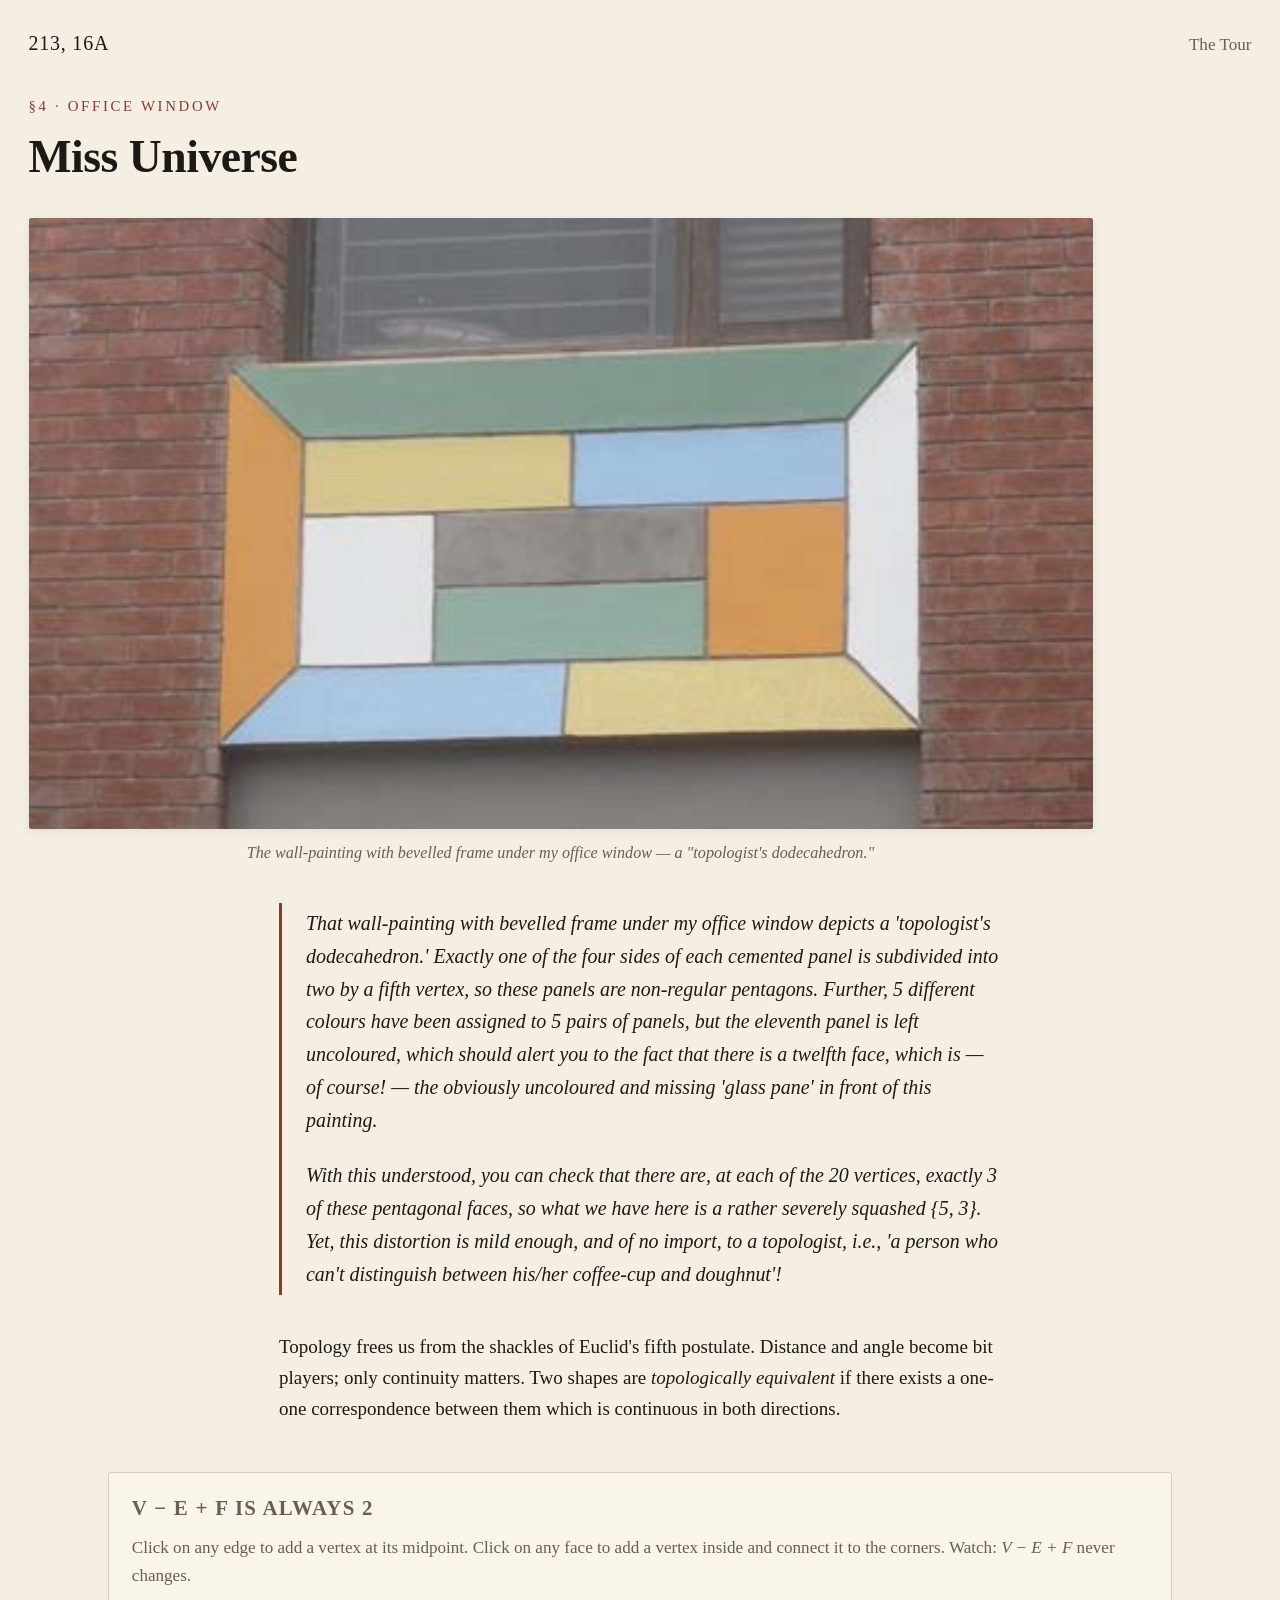
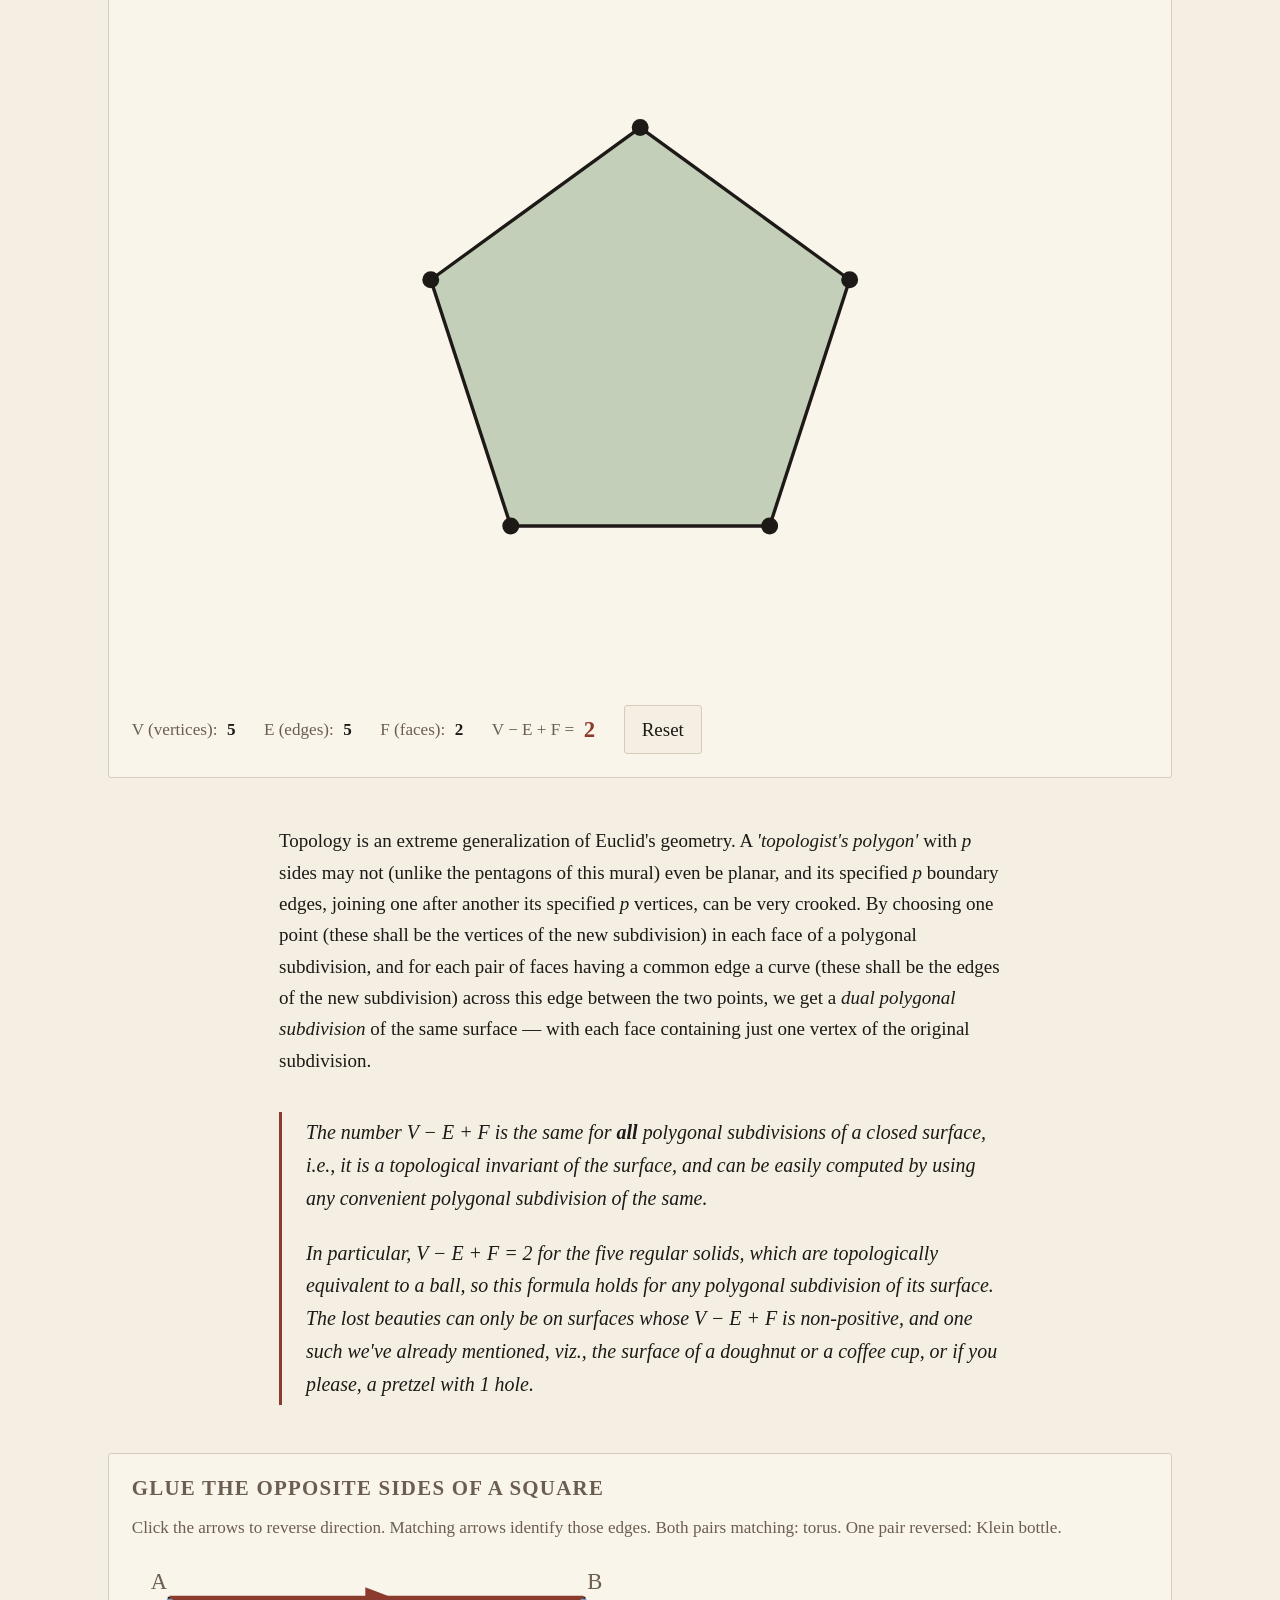
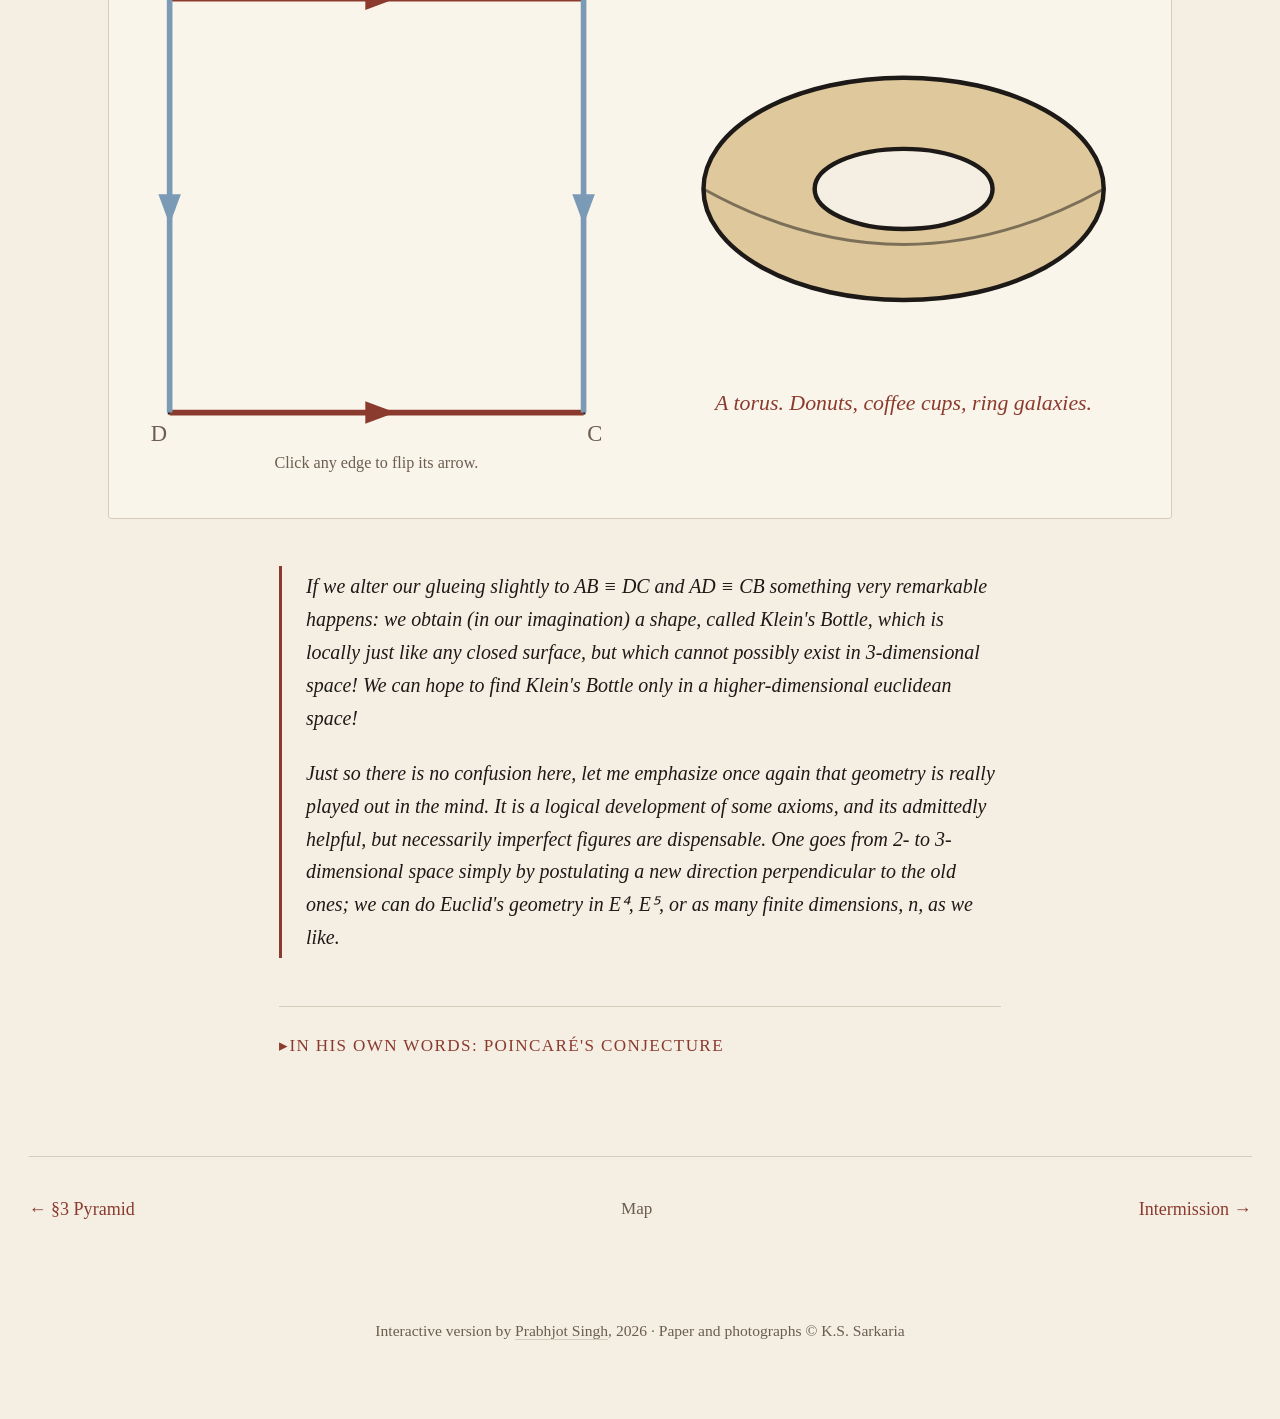
<file: eyes.html>
<!DOCTYPE html>
<html lang="en">
<head>
  <meta charset="UTF-8">
  <meta name="viewport" content="width=device-width, initial-scale=1.0">
  <title>§4 Miss Universe — 213, 16A</title>
  <meta name="description" content="Miss Universe — the topologist's dodecahedron. Euler's V − E + F, torus and Klein bottle, and Poincaré's conjecture.">
  <link rel="stylesheet" href="assets/css/site.css">
  <style>
    .euler-readout {
      display: flex;
      gap: 1.5rem;
      flex-wrap: wrap;
      align-items: center;
      font-variant-numeric: tabular-nums oldstyle-nums;
    }
    .euler-readout b { color: var(--brick); font-size: 1.2rem; }
    .glue-square {
      background: #f5efe3;
      stroke: #1c1917;
    }
    .edge-btn {
      font-size: 0.85rem;
    }
    .torus-klein-grid {
      display: grid;
      grid-template-columns: 1fr;
      gap: 2rem;
      align-items: center;
      margin-top: 1rem;
    }
    @media (min-width: 760px) {
      .torus-klein-grid { grid-template-columns: 1fr 1fr; }
    }
    .glue-svg { display: block; margin: 0 auto; }
    .verdict {
      text-align: center;
      font-size: 1.15rem;
      margin-top: 1rem;
      color: var(--brick);
      font-style: italic;
    }
  </style>
</head>
<body>
  <header class="site-header">
    <a class="brand" href="index.html">213, 16A</a>
    <nav><a href="index.html">The Tour</a></nav>
  </header>

  <main>
    <article>
      <p class="eyebrow">§4 · Office window</p>
      <h1>Miss Universe</h1>

      <figure class="photo">
        <img src="assets/photos/213-008-015.jpg" alt="A rectangular wall painting with a bevelled frame, divided into coloured pentagonal panels in muted blues, greens, ochres, and yellows.">
        <figcaption>The wall-painting with bevelled frame under my office window — a "topologist's dodecahedron."</figcaption>
      </figure>

      <div class="prose">
        <blockquote>
          <p>
            That wall-painting with bevelled frame under my office window depicts a <em>'topologist's dodecahedron.'</em> Exactly one of the four sides of each cemented panel is subdivided into two by a fifth vertex, so these panels are non-regular pentagons. Further, 5 different colours have been assigned to 5 pairs of panels, but the eleventh panel is left uncoloured, which should alert you to the fact that there is a twelfth face, which is — of course! — the obviously uncoloured and missing 'glass pane' in front of this painting.
          </p>
          <p>
            With this understood, you can check that there are, at each of the 20 vertices, exactly 3 of these pentagonal faces, so what we have here is a rather severely squashed {5, 3}. Yet, this distortion is mild enough, and of no import, to <em>a topologist</em>, i.e., <em>'a person who can't distinguish between his/her coffee-cup and doughnut'!</em>
          </p>
        </blockquote>

        <p>
          Topology frees us from the shackles of Euclid's fifth postulate. Distance and angle become bit players; only continuity matters. Two shapes are <em>topologically equivalent</em> if there exists a one-one correspondence between them which is continuous in both directions.
        </p>
      </div>

      <section class="interactive" aria-label="Euler characteristic invariance">
        <h2>V − E + F is always 2</h2>
        <p class="muted" style="font-size: 0.9rem;">
          Click on any edge to add a vertex at its midpoint. Click on any face to add a vertex inside and connect it to the corners. Watch: <em>V − E + F</em> never changes.
        </p>
        <div class="canvas-wrap">
          <svg id="eulerSvg" viewBox="0 0 600 400" preserveAspectRatio="xMidYMid meet" role="img" style="background: #faf5eb;">
            <g id="facesLayer"></g>
            <g id="edgesLayer"></g>
            <g id="verticesLayer"></g>
          </svg>
        </div>
        <div class="euler-readout controls">
          <label>V (vertices): <span class="readout" id="vCount">0</span></label>
          <label>E (edges): <span class="readout" id="eCount">0</span></label>
          <label>F (faces): <span class="readout" id="fCount">0</span></label>
          <label>V − E + F = <b id="chiReadout">—</b></label>
          <button id="eulerReset" type="button">Reset</button>
        </div>
      </section>

      <div class="prose">
        <p>
          Topology is an extreme generalization of Euclid's geometry. A <em>'topologist's polygon'</em> with <em>p</em> sides may not (unlike the pentagons of this mural) even be planar, and its specified <em>p</em> boundary edges, joining one after another its specified <em>p</em> vertices, can be very crooked. By choosing one point (these shall be the vertices of the new subdivision) in each face of a polygonal subdivision, and for each pair of faces having a common edge a curve (these shall be the edges of the new subdivision) across this edge between the two points, we get a <em>dual polygonal subdivision</em> of the same surface — with each face containing just one vertex of the original subdivision.
        </p>
        <blockquote>
          <p>
            <em>The number V − E + F is the same for <strong>all</strong> polygonal subdivisions of a closed surface</em>, i.e., it is a topological invariant of the surface, and can be easily computed by using any convenient polygonal subdivision of the same.
          </p>
          <p>
            In particular, V − E + F = 2 for the five regular solids, which are topologically equivalent to a ball, so this formula holds for any polygonal subdivision of its surface. The lost beauties can only be on surfaces whose V − E + F is non-positive, and one such we've already mentioned, viz., the surface of a doughnut or a coffee cup, or if you please, a pretzel with 1 hole.
          </p>
        </blockquote>
      </div>

      <section class="interactive" aria-label="Torus and Klein bottle identification">
        <h2>Glue the opposite sides of a square</h2>
        <p class="muted" style="font-size: 0.9rem;">
          Click the arrows to reverse direction. Matching arrows identify those edges. Both pairs matching: torus. One pair reversed: Klein bottle.
        </p>
        <div class="torus-klein-grid">
          <div>
            <svg class="glue-svg" viewBox="0 0 260 260" width="260" height="260" role="img" aria-label="Square with labelled edges for identification.">
              <rect class="glue-square" x="20" y="20" width="220" height="220" fill="#faf5eb" stroke="#1c1917" stroke-width="2"/>

              <!-- edges with arrows; clickable to flip direction -->
              <g id="topEdge" style="cursor:pointer;">
                <line x1="20" y1="20" x2="240" y2="20" stroke="#8b3a2e" stroke-width="3"/>
                <polygon id="topArrow" points="0,0" fill="#8b3a2e"/>
              </g>
              <g id="bottomEdge" style="cursor:pointer;">
                <line x1="20" y1="240" x2="240" y2="240" stroke="#8b3a2e" stroke-width="3"/>
                <polygon id="bottomArrow" points="0,0" fill="#8b3a2e"/>
              </g>
              <g id="leftEdge" style="cursor:pointer;">
                <line x1="20" y1="20" x2="20" y2="240" stroke="#7a9ab6" stroke-width="3"/>
                <polygon id="leftArrow" points="0,0" fill="#7a9ab6"/>
              </g>
              <g id="rightEdge" style="cursor:pointer;">
                <line x1="240" y1="20" x2="240" y2="240" stroke="#7a9ab6" stroke-width="3"/>
                <polygon id="rightArrow" points="0,0" fill="#7a9ab6"/>
              </g>

              <!-- corner labels -->
              <text x="10" y="15" font-size="12" fill="#6b5d4f">A</text>
              <text x="242" y="15" font-size="12" fill="#6b5d4f">B</text>
              <text x="10" y="255" font-size="12" fill="#6b5d4f">D</text>
              <text x="242" y="255" font-size="12" fill="#6b5d4f">C</text>
            </svg>
            <p class="muted" style="text-align:center; font-size:0.85rem;">Click any edge to flip its arrow.</p>
          </div>
          <div>
            <div id="glueResult" style="text-align:center;"></div>
            <p class="verdict" id="glueVerdict">—</p>
          </div>
        </div>
      </section>

      <div class="prose">
        <blockquote>
          <p>
            If we alter our glueing slightly to AB ≡ DC and AD ≡ CB something very remarkable happens: we obtain (in our imagination) a shape, called <em>Klein's Bottle</em>, which is locally just like any closed surface, but which cannot possibly exist in 3-dimensional space! We can hope to find Klein's Bottle only in a higher-dimensional euclidean space!
          </p>
          <p>
            Just so there is no confusion here, let me emphasize once again that geometry is really played out in the mind. It is a logical development of some axioms, and its admittedly helpful, but necessarily imperfect figures are dispensable. One goes from 2- to 3-dimensional space simply by postulating a new direction perpendicular to the old ones; we can do Euclid's geometry in E⁴, E⁵, or as many finite dimensions, n, as we like.
          </p>
        </blockquote>
      </div>

      <details class="his-words">
        <summary>In his own words: Poincaré's conjecture</summary>
        <div class="content">
          <p>
            Whatever one might think of Plato's {5, 3} = Universe/Quintessence — or its 'improvement' {5, 3}/{3, 5} = Universe/Quintessence? — this offspring <em>P³</em> of {5, 3} has been at the centre of the topological universe for a 100 years and more! It was known that S² was the only 2-dimensional manifold in which every loop bounded. For some time Poincaré thought that a like statement was true in dimension 3, till he found <em>P³</em>, which has this property but, unlike S³, is not <em>simply connected:</em> it has loops which cannot be shrunk to a point.
          </p>
          <p>
            Thus was born <em>Poincaré's Conjecture</em> — 'a simply connected closed 3-dimensional manifold is topologically equivalent to S³' — the (erstwhile) holy grail of topology which spawned numerous beautiful results and finally a solution by Perelman so natural it promises much more.
          </p>
          <p>
            Uncannily enough, this offspring P³ of "Miss Universe" has also been weighed by physicists as the global shape of the spatial universe — one can almost hear Aflatoon's: "I told you so!" — as revealed to us by those mysterious radio waves constantly coming to Earth because of that 'Big Bang' aeons ago. However, I'm sure Plato would have been more impressed by what mathematicians have gotten out of his beloved {5, 3}, to my mind there is nothing in any other field which is remotely as deep or attractive.
          </p>
        </div>
      </details>

      <nav class="section-footer">
        <a class="prev" href="pyramid.html">§3 Pyramid</a>
        <a class="tour-home" href="index.html">Map</a>
        <a class="next" href="intermission.html">Intermission</a>
      </nav>
    </article>
  </main>

  <footer class="site-footer">
    <p>Interactive version by <a href="https://github.com/prabhjot-singh/kssarkaria-213">Prabhjot Singh</a>, 2026 · Paper and photographs © K.S. Sarkaria</p>
  </footer>

  <script>
    /* =========================================================================
       Euler V − E + F interactive. We maintain a planar graph with faces
       (including the outer face). Click an edge → add midpoint vertex (splits
       the edge, V+1, E+1, F unchanged). Click a face → add centroid vertex
       connected to all face-vertices (V+1, E+p, F+p-1). χ stays at 2.
    ========================================================================= */
    const svgEuler = document.getElementById("eulerSvg");
    const facesLayer = document.getElementById("facesLayer");
    const edgesLayer = document.getElementById("edgesLayer");
    const verticesLayer = document.getElementById("verticesLayer");
    const vCount = document.getElementById("vCount");
    const eCount = document.getElementById("eCount");
    const fCount = document.getElementById("fCount");
    const chiReadout = document.getElementById("chiReadout");
    const svgNS = "http://www.w3.org/2000/svg";
    let G;

    function initGraph() {
      // Start with a nice "squashed pentagon" layout (homage to Miss Universe)
      const cx = 300, cy = 200, R = 130;
      const verts = [];
      for (let i = 0; i < 5; i++) {
        const a = -Math.PI / 2 + (2 * Math.PI * i) / 5;
        verts.push({ x: cx + R * Math.cos(a), y: cy + R * Math.sin(a), id: i });
      }
      const edges = [];
      for (let i = 0; i < 5; i++) {
        edges.push({ from: verts[i], to: verts[(i + 1) % 5], id: i });
      }
      const inner = { vertices: verts.slice(), edges: edges.slice(), id: "inner" };
      const outer = { vertices: verts.slice().reverse(), edges: edges.slice(), id: "outer" };
      G = {
        vertices: verts,
        edges: edges,
        faces: [inner, outer],
        nextVid: 5,
        nextEid: 5,
        nextFid: 2
      };
      render();
    }

    function render() {
      facesLayer.innerHTML = "";
      edgesLayer.innerHTML = "";
      verticesLayer.innerHTML = "";

      const colors = ["#8fa987", "#c9a55c", "#7a9ab6", "#bd986a", "#9dab7e", "#b38965"];
      G.faces.forEach((f, i) => {
        if (f.id === "outer") return; // don't fill the outer face
        const pts = f.vertices.map(v => `${v.x},${v.y}`).join(" ");
        const poly = document.createElementNS(svgNS, "polygon");
        poly.setAttribute("points", pts);
        poly.setAttribute("fill", colors[i % colors.length]);
        poly.setAttribute("fill-opacity", "0.5");
        poly.setAttribute("stroke", "none");
        poly.style.cursor = "pointer";
        poly.addEventListener("click", (ev) => {
          ev.stopPropagation();
          subdivideFace(f);
        });
        facesLayer.appendChild(poly);
      });

      G.edges.forEach(e => {
        const line = document.createElementNS(svgNS, "line");
        line.setAttribute("x1", e.from.x); line.setAttribute("y1", e.from.y);
        line.setAttribute("x2", e.to.x); line.setAttribute("y2", e.to.y);
        line.setAttribute("stroke", "#1c1917"); line.setAttribute("stroke-width", "2");
        line.style.cursor = "pointer";
        line.addEventListener("click", (ev) => {
          ev.stopPropagation();
          subdivideEdge(e);
        });
        edgesLayer.appendChild(line);
      });

      G.vertices.forEach(v => {
        const c = document.createElementNS(svgNS, "circle");
        c.setAttribute("cx", v.x); c.setAttribute("cy", v.y);
        c.setAttribute("r", 5); c.setAttribute("fill", "#1c1917");
        verticesLayer.appendChild(c);
      });

      const V = G.vertices.length, E = G.edges.length, F = G.faces.length;
      vCount.textContent = V;
      eCount.textContent = E;
      fCount.textContent = F;
      chiReadout.textContent = V - E + F;
    }

    function subdivideEdge(e) {
      // insert midpoint vertex, split edge in two, update affected faces
      const mx = (e.from.x + e.to.x) / 2;
      const my = (e.from.y + e.to.y) / 2;
      const mv = { x: mx, y: my, id: G.nextVid++ };
      G.vertices.push(mv);

      const e1 = { from: e.from, to: mv, id: G.nextEid++ };
      const e2 = { from: mv, to: e.to, id: G.nextEid++ };

      const idx = G.edges.indexOf(e);
      G.edges.splice(idx, 1, e1, e2);

      // update faces that used this edge
      G.faces.forEach(f => {
        const ei = f.edges.indexOf(e);
        if (ei >= 0) {
          f.edges.splice(ei, 1, e1, e2);
          // insert mv into vertices right after from-vertex position (or before to)
          const vi = f.vertices.indexOf(e.from);
          const next = f.vertices[(vi + 1) % f.vertices.length];
          if (next === e.to) {
            f.vertices.splice(vi + 1, 0, mv);
          } else {
            // edge was traversed in reverse for this face
            const vj = f.vertices.indexOf(e.to);
            f.vertices.splice(vj + 1, 0, mv);
          }
        }
      });

      render();
    }

    function subdivideFace(f) {
      if (f.id === "outer") return;
      // add centroid and fan edges to each vertex of face
      const n = f.vertices.length;
      const cx = f.vertices.reduce((s, v) => s + v.x, 0) / n;
      const cy = f.vertices.reduce((s, v) => s + v.y, 0) / n;
      const cv = { x: cx, y: cy, id: G.nextVid++ };
      G.vertices.push(cv);

      // new edges from centroid to each face vertex
      const newEdges = f.vertices.map(v => ({ from: cv, to: v, id: G.nextEid++ }));
      G.edges.push(...newEdges);

      // new triangular faces
      const newFaces = [];
      for (let i = 0; i < n; i++) {
        const v1 = f.vertices[i], v2 = f.vertices[(i + 1) % n];
        const e12 = f.edges.find(e =>
          (e.from === v1 && e.to === v2) || (e.from === v2 && e.to === v1)
        );
        const eCv1 = newEdges.find(e => e.to === v1);
        const eCv2 = newEdges.find(e => e.to === v2);
        newFaces.push({
          vertices: [cv, v1, v2],
          edges: [eCv1, e12, eCv2],
          id: G.nextFid++
        });
      }

      const idx = G.faces.indexOf(f);
      G.faces.splice(idx, 1, ...newFaces);
      render();
    }

    document.getElementById("eulerReset").addEventListener("click", initGraph);
    initGraph();

    /* =========================================================================
       Torus / Klein bottle glueing toy.
       Two arrow pairs (red horizontal, blue vertical). Each pair direction can
       be flipped. Compute whether it's a torus or a Klein bottle.
    ========================================================================= */
    const edgeState = {
      top: 1,    // 1 = left-to-right
      bottom: 1, // 1 = left-to-right
      left: 1,   // 1 = top-to-bottom
      right: 1   // 1 = top-to-bottom
    };

    function arrowPoints(x1, y1, x2, y2) {
      const dx = x2 - x1, dy = y2 - y1;
      const len = Math.sqrt(dx*dx + dy*dy);
      const ux = dx/len, uy = dy/len;
      // midpoint
      const mx = (x1+x2)/2, my = (y1+y2)/2;
      const tip = { x: mx + ux*10, y: my + uy*10 };
      const base1 = { x: mx - ux*6 + uy*6, y: my - uy*6 - ux*6 };
      const base2 = { x: mx - ux*6 - uy*6, y: my - uy*6 + ux*6 };
      return `${tip.x},${tip.y} ${base1.x},${base1.y} ${base2.x},${base2.y}`;
    }
    function drawArrow(edgeKey, coords) {
      const [x1, y1, x2, y2] = coords;
      const dir = edgeState[edgeKey];
      const points = dir === 1
        ? arrowPoints(x1, y1, x2, y2)
        : arrowPoints(x2, y2, x1, y1);
      document.getElementById(edgeKey + "Arrow").setAttribute("points", points);
    }
    function paintArrows() {
      drawArrow("top", [20, 20, 240, 20]);
      drawArrow("bottom", [20, 240, 240, 240]);
      drawArrow("left", [20, 20, 20, 240]);
      drawArrow("right", [240, 20, 240, 240]);
      classify();
    }

    function flipEdge(key) {
      edgeState[key] = -edgeState[key];
      paintArrows();
    }

    ["top", "bottom", "left", "right"].forEach(k => {
      document.getElementById(k + "Edge").addEventListener("click", () => flipEdge(k));
    });

    const glueResult = document.getElementById("glueResult");
    const glueVerdict = document.getElementById("glueVerdict");
    function classify() {
      const horizMatch = edgeState.top === edgeState.bottom;
      const vertMatch = edgeState.left === edgeState.right;
      let result, caption;
      if (horizMatch && vertMatch) {
        result = "torus";
        caption = "A torus. Donuts, coffee cups, ring galaxies.";
      } else if (!horizMatch && !vertMatch) {
        result = "rp2";
        caption = "The real projective plane — which, like Klein's bottle, cannot be embedded in 3 dimensions.";
      } else {
        result = "klein";
        caption = "Klein's bottle. A closed surface that does not exist in 3-dimensional space.";
      }
      glueResult.innerHTML = glueSvg(result);
      glueVerdict.textContent = caption;
    }

    function glueSvg(kind) {
      if (kind === "torus") {
        return `<svg width="220" height="160" viewBox="0 0 220 160" role="img" aria-label="Torus">
          <ellipse cx="110" cy="80" rx="90" ry="50" fill="#c9a55c" fill-opacity="0.55" stroke="#1c1917" stroke-width="2"/>
          <ellipse cx="110" cy="80" rx="40" ry="18" fill="#f5efe3" stroke="#1c1917" stroke-width="2"/>
          <path d="M 20 80 Q 110 130 200 80" fill="none" stroke="#1c1917" stroke-width="1.3" opacity="0.5"/>
        </svg>`;
      }
      if (kind === "klein") {
        return `<svg width="220" height="160" viewBox="0 0 220 160" role="img" aria-label="Klein bottle">
          <path d="M 40 130 C 40 60 100 40 140 40 C 180 40 200 70 200 90 C 200 110 180 115 170 110 C 155 105 150 85 160 70 C 170 55 150 45 130 65 C 100 95 70 140 40 130 Z"
                fill="#7a9ab6" fill-opacity="0.55" stroke="#1c1917" stroke-width="2"/>
          <path d="M 160 70 C 160 60 135 62 135 80" stroke="#1c1917" stroke-width="1.3" fill="none" stroke-dasharray="3 3"/>
        </svg>`;
      }
      // rp2
      return `<svg width="220" height="160" viewBox="0 0 220 160" role="img" aria-label="Projective plane">
        <circle cx="110" cy="80" r="65" fill="#8fa987" fill-opacity="0.55" stroke="#1c1917" stroke-width="2"/>
        <circle cx="110" cy="80" r="65" fill="none" stroke="#8b3a2e" stroke-width="1.5" stroke-dasharray="6 4"/>
        <path d="M 45 80 A 65 20 0 0 0 175 80" fill="none" stroke="#1c1917" stroke-width="1.2" opacity="0.5"/>
      </svg>`;
    }

    paintArrows();
  </script>
</body>
</html>
</file>
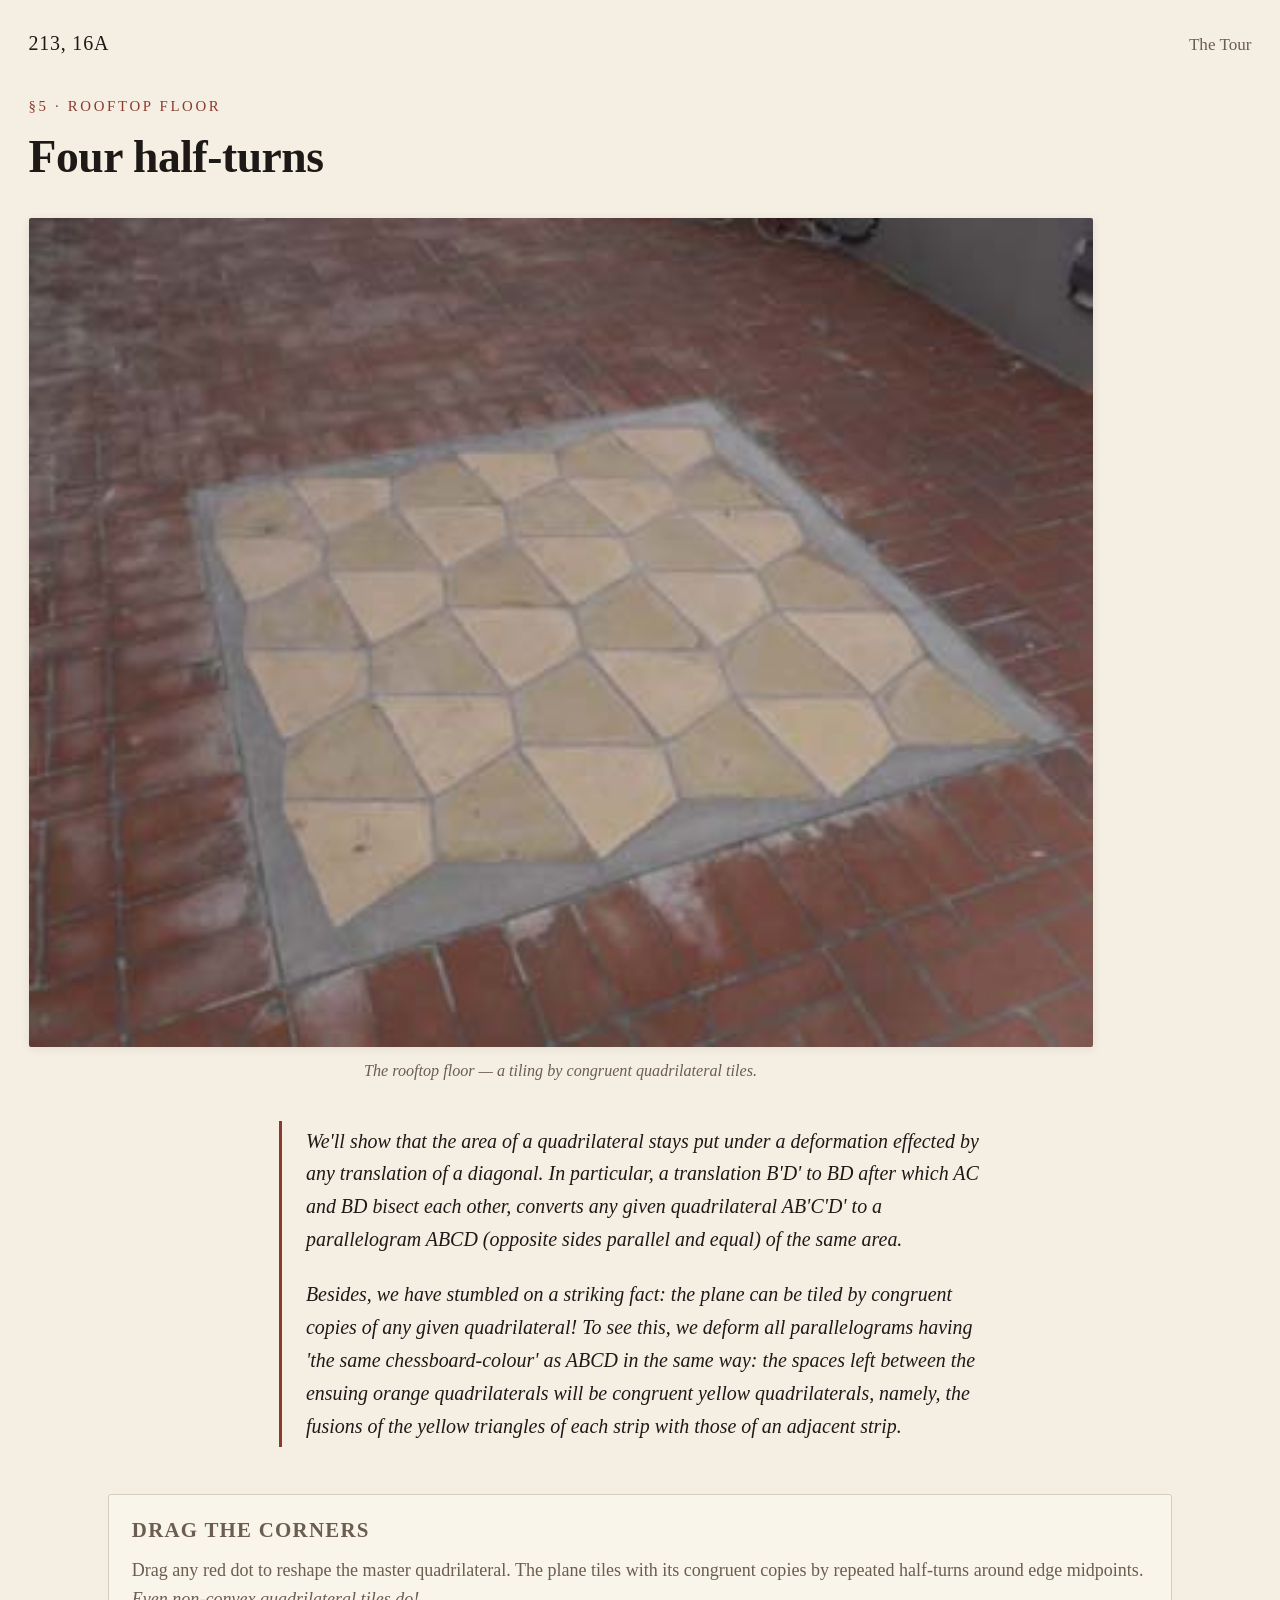
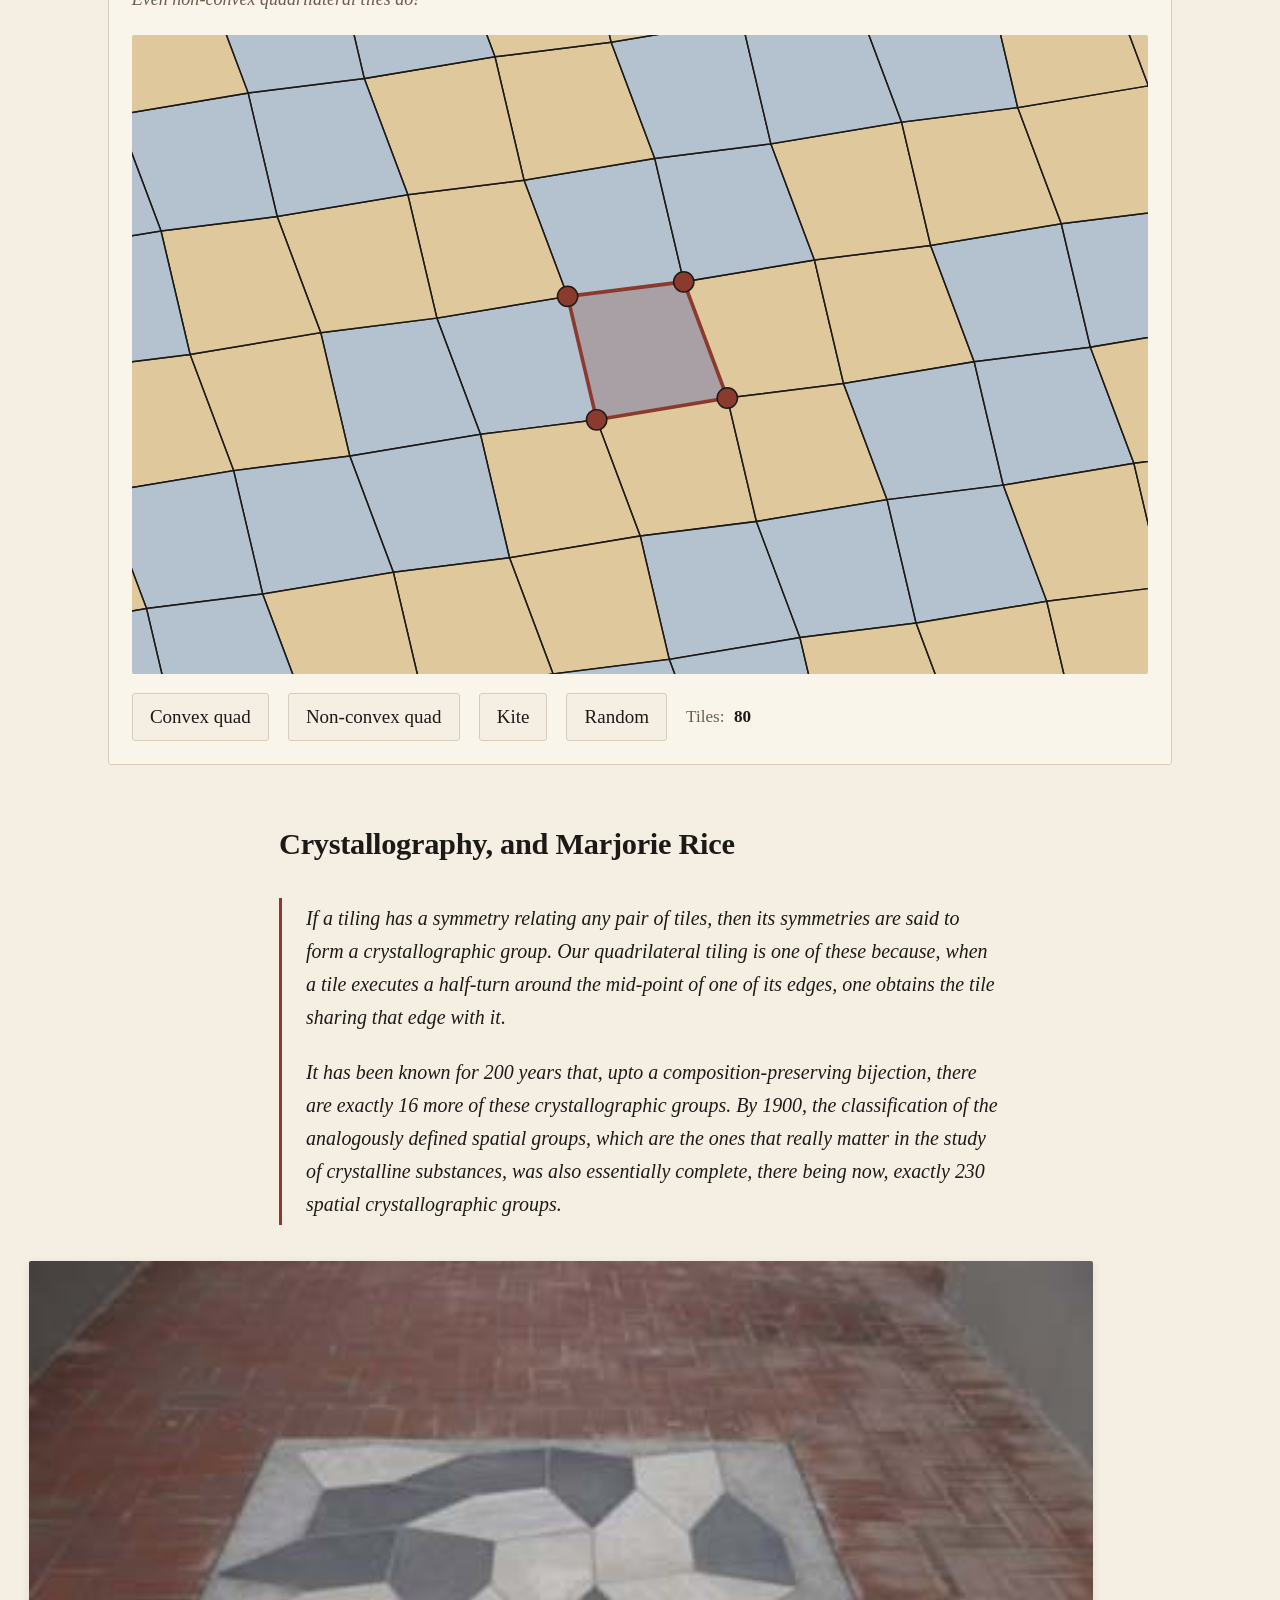
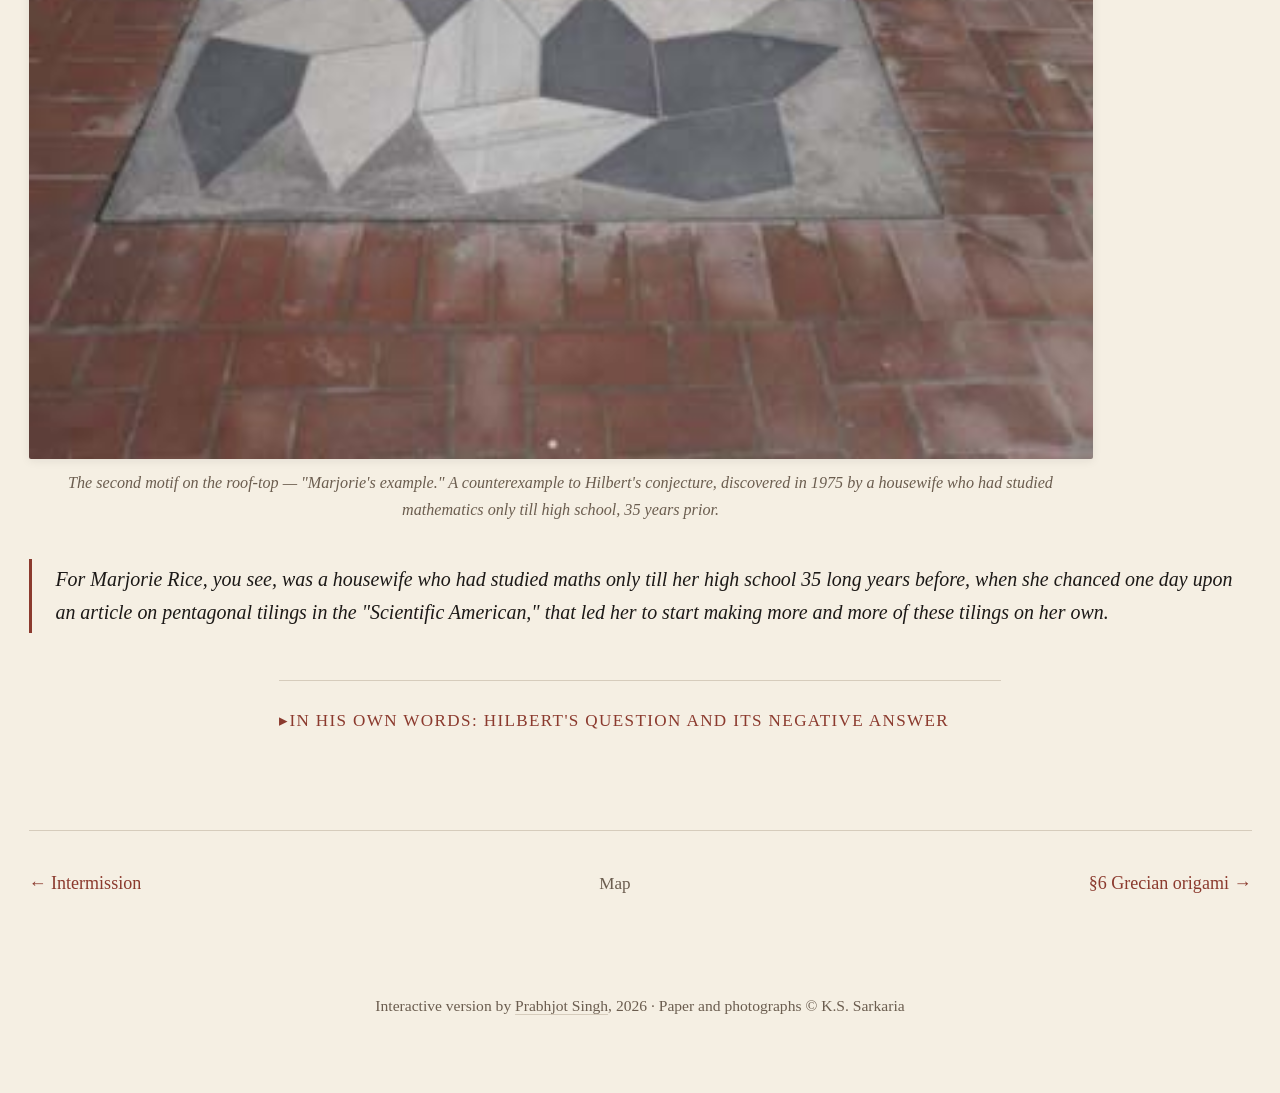
<file: fourhalfturns.html>
<!DOCTYPE html>
<html lang="en">
<head>
  <meta charset="UTF-8">
  <meta name="viewport" content="width=device-width, initial-scale=1.0">
  <title>§5 Four half-turns — 213, 16A</title>
  <meta name="description" content="Any quadrilateral tiles the plane by four half-turns — and Marjorie Rice's pentagon, which ought not to.">
  <link rel="stylesheet" href="assets/css/site.css">
  <style>
    .tiling-svg { background: #faf5eb; user-select: none; touch-action: none; }
    .tile { stroke: #1c1917; stroke-width: 1; }
    .master { stroke-width: 2.5; stroke: #8b3a2e; }
    .vertex { fill: #8b3a2e; stroke: #1c1917; stroke-width: 1; cursor: grab; }
    .vertex:active { cursor: grabbing; }
  </style>
</head>
<body>
  <header class="site-header">
    <a class="brand" href="index.html">213, 16A</a>
    <nav><a href="index.html">The Tour</a></nav>
  </header>

  <main>
    <article>
      <p class="eyebrow">§5 · Rooftop floor</p>
      <h1>Four half-turns</h1>

      <figure class="photo">
        <img src="assets/photos/213-015-026.jpg" alt="A rooftop patio with a floor of light-coloured quadrilateral tiles set in grey mortar, forming a tessellation.">
        <figcaption>The rooftop floor — a tiling by congruent quadrilateral tiles.</figcaption>
      </figure>

      <div class="prose">
        <blockquote>
          <p>
            We'll show that <em>the area of a quadrilateral stays put under a deformation effected by any translation of a diagonal.</em> In particular, a translation B'D' to BD after which AC and BD bisect each other, converts any given quadrilateral AB'C'D' to a parallelogram ABCD (opposite sides parallel and equal) of the same area.
          </p>
          <p>
            Besides, we have stumbled on a striking fact: <em>the plane can be tiled by congruent copies of any given quadrilateral!</em> To see this, we deform all parallelograms having 'the same chessboard-colour' as ABCD in the same way: the spaces left between the ensuing orange quadrilaterals will be congruent yellow quadrilaterals, namely, the fusions of the yellow triangles of each strip with those of an adjacent strip.
          </p>
        </blockquote>
      </div>

      <section class="interactive" aria-label="Interactive quadrilateral tiling">
        <h2>Drag the corners</h2>
        <p class="muted" style="font-size: 0.95rem;">
          Drag any red dot to reshape the master quadrilateral. The plane tiles with its congruent copies by repeated half-turns around edge midpoints. <em>Even non-convex quadrilateral tiles do!</em>
        </p>
        <div class="canvas-wrap">
          <svg id="tilingSvg" class="tiling-svg" viewBox="0 0 700 440" preserveAspectRatio="xMidYMid meet" role="img">
            <g id="tilingLayer"></g>
            <g id="masterLayer"></g>
            <g id="handlesLayer"></g>
          </svg>
        </div>
        <div class="controls">
          <button id="convexBtn" type="button">Convex quad</button>
          <button id="nonconvexBtn" type="button">Non-convex quad</button>
          <button id="kiteBtn" type="button">Kite</button>
          <button id="randomBtn" type="button">Random</button>
          <label>Tiles: <span class="readout" id="tileCount">—</span></label>
        </div>
      </section>

      <div class="prose">
        <h2>Crystallography, and Marjorie Rice</h2>
        <blockquote>
          <p>
            If a tiling has a symmetry relating any pair of tiles, then its symmetries are said to form a <em>crystallographic group.</em> Our quadrilateral tiling is one of these because, <em>when a tile executes a half-turn around the mid-point of one of its edges, one obtains the tile sharing that edge with it.</em>
          </p>
          <p>
            It has been known for 200 years that, upto a composition-preserving bijection, <em>there are exactly 16 more of these crystallographic groups.</em> By 1900, the classification of the analogously defined spatial groups, which are the ones that really matter in the study of crystalline substances, was also essentially complete, there being now, <em>exactly 230 spatial crystallographic groups.</em>
          </p>
        </blockquote>
      </div>

      <figure class="photo">
        <img src="assets/photos/213-017-031.jpg" alt="A tiled square inset in red-brick paving, filled with dark and light pentagonal tiles arranged in Marjorie Rice's non-crystallographic pattern.">
        <figcaption>The second motif on the roof-top — "Marjorie's example." A counterexample to Hilbert's conjecture, discovered in 1975 by a housewife who had studied mathematics only till high school, 35 years prior.</figcaption>
      </figure>

      <blockquote>
        <p>
          For Marjorie Rice, you see, was a housewife who had studied maths only till her high school 35 long years before, when she chanced one day upon an article on pentagonal tilings in the "Scientific American," that led her to start making more and more of these tilings on her own.
        </p>
      </blockquote>

      <details class="his-words">
        <summary>In his own words: Hilbert's question and its negative answer</summary>
        <div class="content">
          <p>
            Hilbert did <em>not</em> ask for a similar planar example, it is likely that he had expected the answer 'yes' to the following question: <em>if congruent copies of a convex polygon tile the plane, then can they also tile it crystallographically?</em> The second motif on this roof-top, that is, "Marjorie's example," shows that <em>the answer is 'no'!</em>
          </p>
          <p>
            Since one turns through 360 degrees as one goes around a convex polygon, the five angles of such a pentagon ABCDE obey A + B + C + D + E = (5 × 180) − 360 = 540 degrees, and, in general, they obey no other condition. To make a tiling it is necessary — otherwise its tiles won't fit at a vertex — that some of these angles, possibly with repetitions, should add up to 360 degrees. Again, it is necessary that some of the edges {AB, BC, CD, DE, EA} be equal: otherwise, the two tiles across any edge have to be reflections of each other, so we can tile only if the five angles are divisors of 360 adding up to 540, that is, never.
          </p>
          <p>
            A longish list of fitting conditions, now available. The pentagon used here obeys the conditions B + 2E = 360, C + 2D = 360 and EA = AB = BC = CD, and the fifth edge DE is shorter.
          </p>
        </div>
      </details>

      <nav class="section-footer">
        <a class="prev" href="intermission.html">Intermission</a>
        <a class="tour-home" href="index.html">Map</a>
        <a class="next" href="grecianorigami.html">§6 Grecian origami</a>
      </nav>
    </article>
  </main>

  <footer class="site-footer">
    <p>Interactive version by <a href="https://github.com/prabhjot-singh/kssarkaria-213">Prabhjot Singh</a>, 2026 · Paper and photographs © K.S. Sarkaria</p>
  </footer>

  <script>
    /* Quadrilateral tiling via four half-turns.
       Master quad has 4 draggable vertices. Half-turns around edge midpoints
       generate a tiling via BFS; deduplicate by centroid hash.
    */
    const svgNS = "http://www.w3.org/2000/svg";
    const svgEl = document.getElementById("tilingSvg");
    const tilingLayer = document.getElementById("tilingLayer");
    const masterLayer = document.getElementById("masterLayer");
    const handlesLayer = document.getElementById("handlesLayer");
    const tileCountEl = document.getElementById("tileCount");

    const VIEW = { x: 0, y: 0, w: 700, h: 440 };
    let quad = [
      { x: 300, y: 180 },
      { x: 380, y: 170 },
      { x: 410, y: 250 },
      { x: 320, y: 265 }
    ];

    const PRESETS = {
      convex: [{x:300,y:180},{x:380,y:170},{x:410,y:250},{x:320,y:265}],
      nonconvex: [{x:290,y:170},{x:390,y:185},{x:340,y:230},{x:395,y:285}],
      kite: [{x:350,y:150},{x:420,y:220},{x:350,y:290},{x:280,y:220}],
    };

    function setQuad(pts) {
      quad = pts.map(p => ({...p}));
      render();
    }

    function computeTiling() {
      const tiles = [];
      const seen = new Set();
      const queue = [quad.map(p => ({...p}))];

      function centroid(q) {
        return [
          (q[0].x + q[1].x + q[2].x + q[3].x) / 4,
          (q[0].y + q[1].y + q[2].y + q[3].y) / 4
        ];
      }
      function hashQuad(q) {
        const [cx, cy] = centroid(q);
        return `${Math.round(cx*10)/10},${Math.round(cy*10)/10}`;
      }
      function inBounds(q) {
        const [cx, cy] = centroid(q);
        return cx > -100 && cx < VIEW.w + 100 && cy > -100 && cy < VIEW.h + 100;
      }

      let guard = 0;
      while (queue.length && guard < 400) {
        guard++;
        const q = queue.shift();
        const h = hashQuad(q);
        if (seen.has(h)) continue;
        if (!inBounds(q)) continue;
        seen.add(h);
        tiles.push(q);

        // Half-turn around each edge midpoint
        for (let i = 0; i < 4; i++) {
          const a = q[i], b = q[(i+1) % 4];
          const mx = (a.x + b.x) / 2, my = (a.y + b.y) / 2;
          // rotate 180° around (mx, my): p -> (2mx - p.x, 2my - p.y)
          const nq = q.map(p => ({ x: 2*mx - p.x, y: 2*my - p.y }));
          queue.push(nq);
        }
      }
      return tiles;
    }

    function render() {
      const tiles = computeTiling();
      tileCountEl.textContent = tiles.length;

      // Two-colour checker based on parity of BFS depth approximated by centroid
      const colors = ["#c9a55c", "#7a9ab6"];
      tilingLayer.innerHTML = tiles.map((q, i) => {
        const pts = q.map(p => `${p.x},${p.y}`).join(" ");
        // Simple 2-colour: based on parity of rounded centroid sum
        const [cx, cy] = [(q[0].x + q[2].x)/2, (q[0].y + q[2].y)/2];
        const col = colors[(Math.round((cx + cy)/20) + 100) % 2];
        return `<polygon class="tile" points="${pts}" fill="${col}" fill-opacity="0.55"/>`;
      }).join("");

      // master quad
      const mPts = quad.map(p => `${p.x},${p.y}`).join(" ");
      masterLayer.innerHTML = `<polygon class="tile master" points="${mPts}" fill="#8b3a2e" fill-opacity="0.25"/>`;

      // handles
      handlesLayer.innerHTML = "";
      quad.forEach((p, i) => {
        const c = document.createElementNS(svgNS, "circle");
        c.setAttribute("cx", p.x);
        c.setAttribute("cy", p.y);
        c.setAttribute("r", 7);
        c.setAttribute("class", "vertex");
        c.dataset.index = i;
        handlesLayer.appendChild(c);
      });
    }

    // Dragging
    let dragIdx = -1;
    function startDrag(e) {
      const t = e.target;
      if (t.classList.contains("vertex")) {
        dragIdx = parseInt(t.dataset.index);
        e.preventDefault();
      }
    }
    function moveDrag(e) {
      if (dragIdx < 0) return;
      e.preventDefault();
      const pt = svgEl.createSVGPoint();
      const ev = e.touches ? e.touches[0] : e;
      pt.x = ev.clientX; pt.y = ev.clientY;
      const svgP = pt.matrixTransform(svgEl.getScreenCTM().inverse());
      quad[dragIdx].x = Math.max(20, Math.min(VIEW.w - 20, svgP.x));
      quad[dragIdx].y = Math.max(20, Math.min(VIEW.h - 20, svgP.y));
      render();
    }
    function endDrag() { dragIdx = -1; }

    svgEl.addEventListener("mousedown", startDrag);
    window.addEventListener("mousemove", moveDrag);
    window.addEventListener("mouseup", endDrag);
    svgEl.addEventListener("touchstart", startDrag, { passive: false });
    window.addEventListener("touchmove", moveDrag, { passive: false });
    window.addEventListener("touchend", endDrag);

    document.getElementById("convexBtn").addEventListener("click", () => setQuad(PRESETS.convex));
    document.getElementById("nonconvexBtn").addEventListener("click", () => setQuad(PRESETS.nonconvex));
    document.getElementById("kiteBtn").addEventListener("click", () => setQuad(PRESETS.kite));
    document.getElementById("randomBtn").addEventListener("click", () => {
      const cx = 350, cy = 220, r = 60;
      const pts = [];
      for (let i = 0; i < 4; i++) {
        const a = (Math.PI * 2 * i)/4 + (Math.random() - 0.5) * 0.6;
        const rr = r * (0.7 + Math.random() * 0.6);
        pts.push({ x: cx + rr * Math.cos(a), y: cy + rr * Math.sin(a) });
      }
      setQuad(pts);
    });

    render();
  </script>
</body>
</html>
</file>
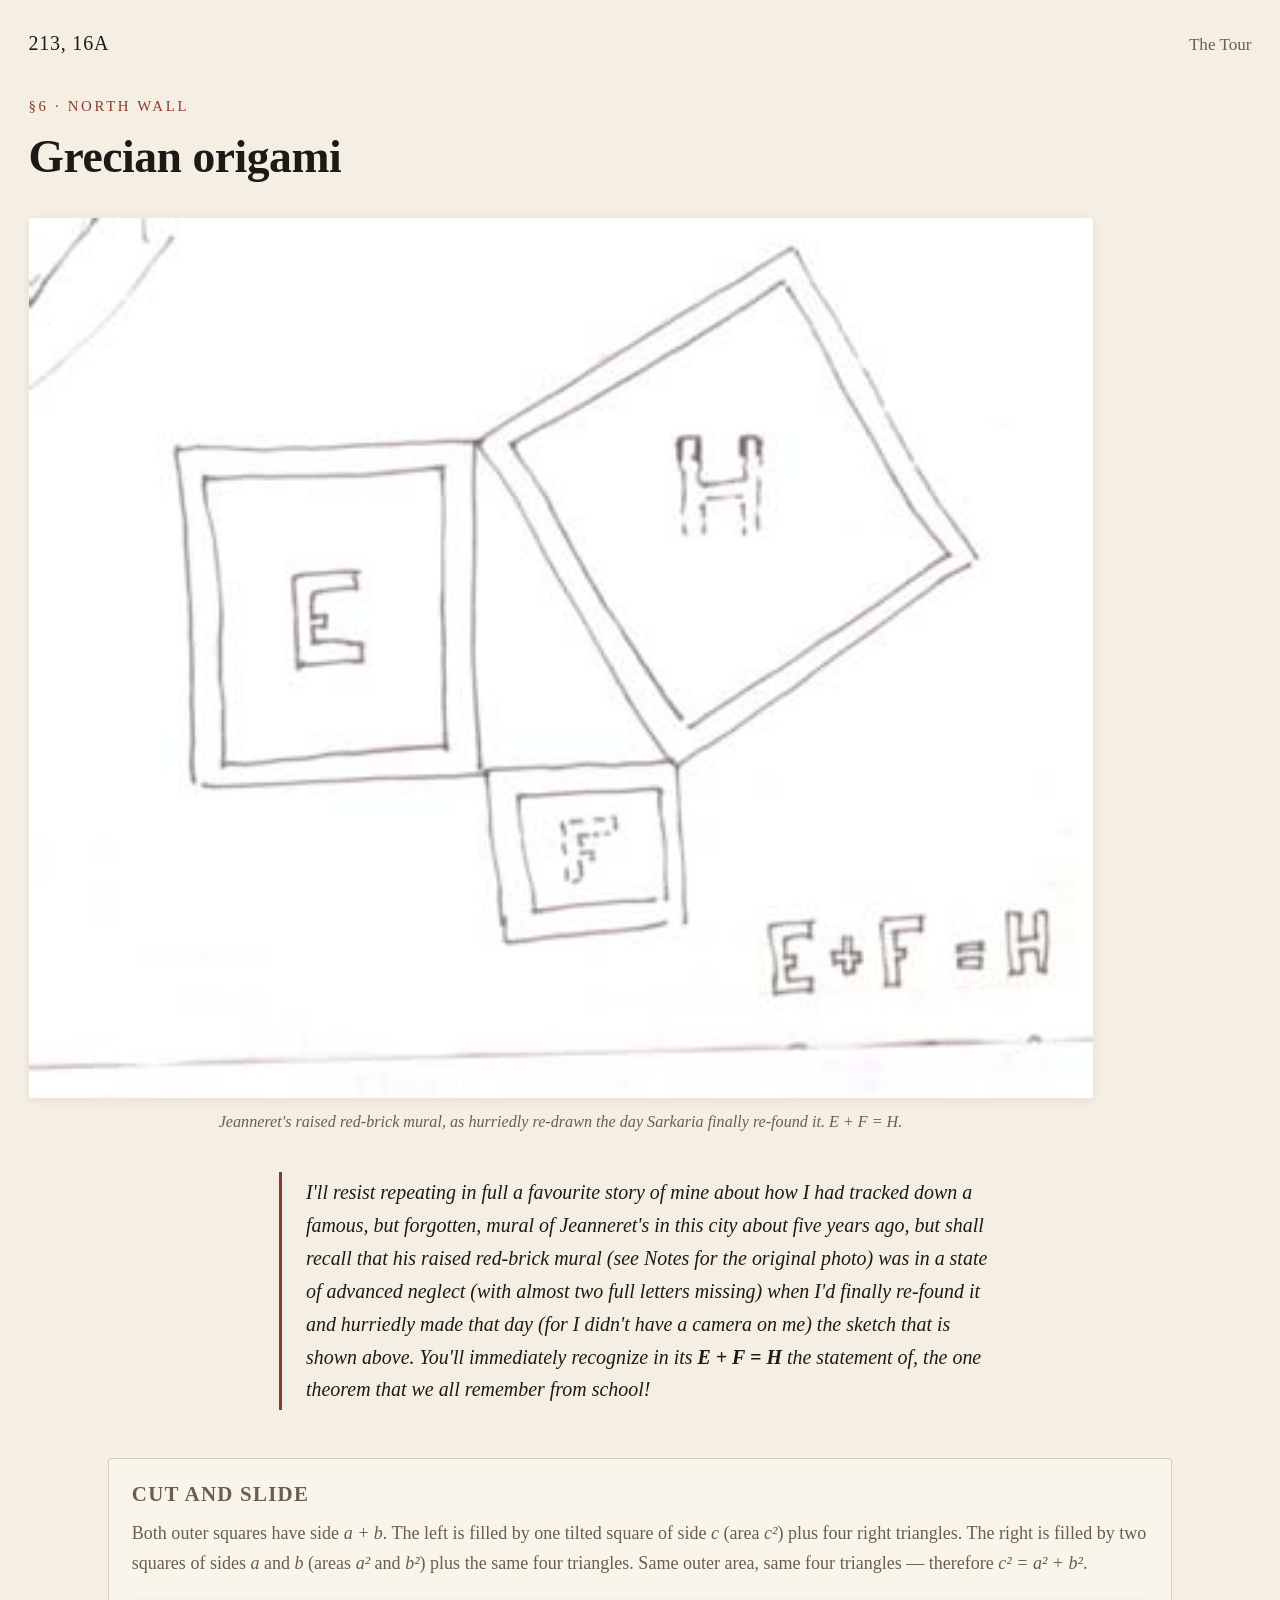
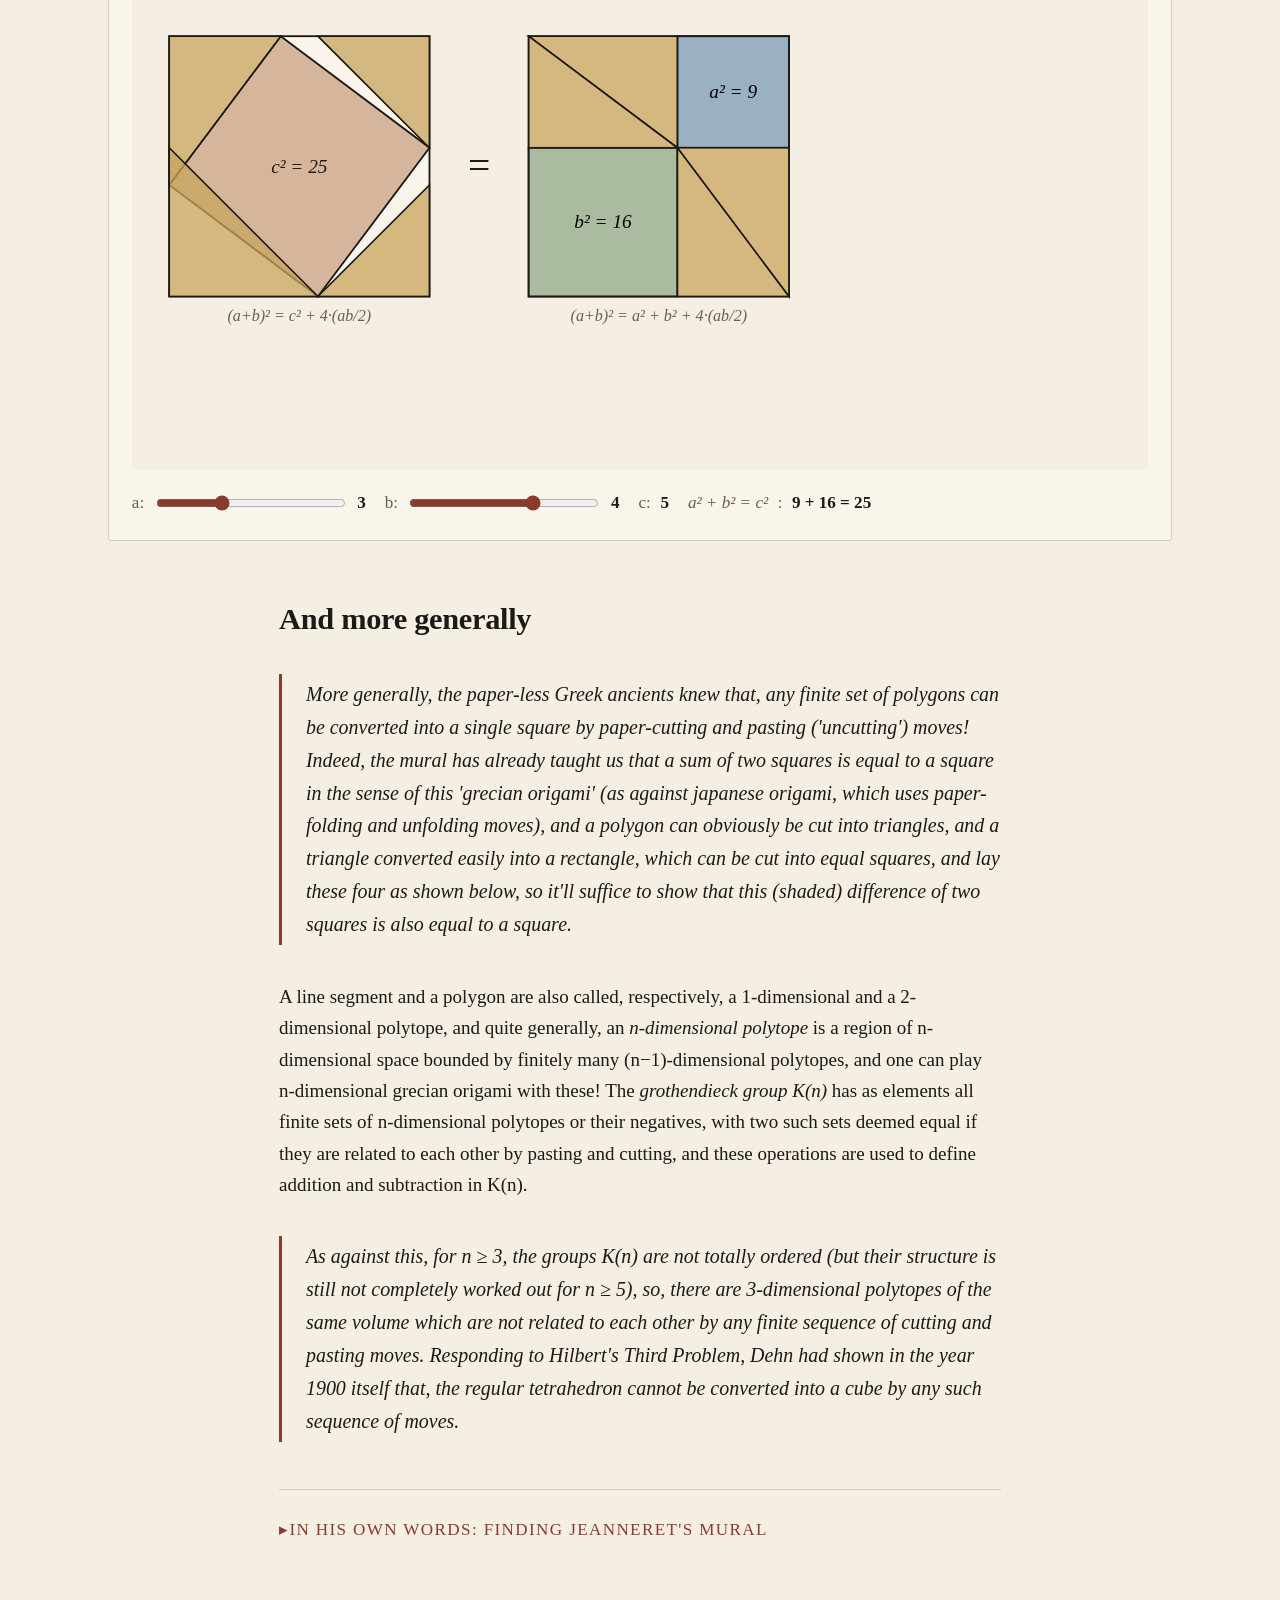
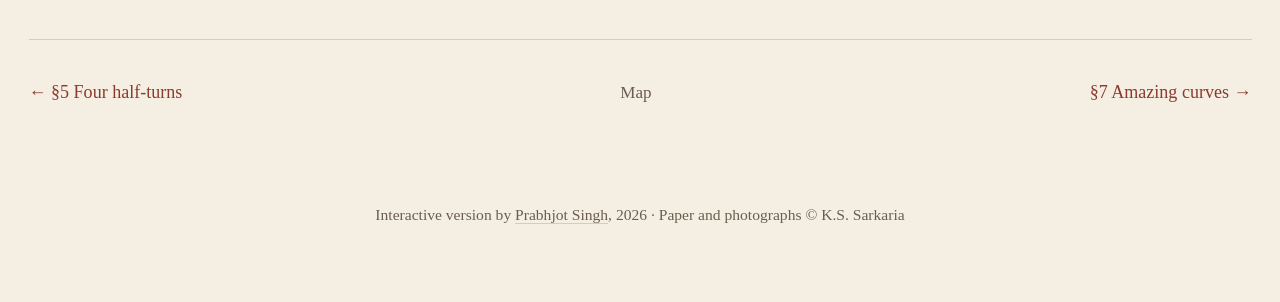
<file: grecianorigami.html>
<!DOCTYPE html>
<html lang="en">
<head>
  <meta charset="UTF-8">
  <meta name="viewport" content="width=device-width, initial-scale=1.0">
  <title>§6 Grecian origami — 213, 16A</title>
  <meta name="description" content="Jeanneret's forgotten brick mural at 213, 16A — Pythagoras proved by paper-cutting alone.">
  <link rel="stylesheet" href="assets/css/site.css">
  <style>
    .pyth-sq {
      font-size: 0.82rem;
      font-style: italic;
      text-anchor: middle;
    }
    .pyth-lbl {
      font-size: 13px;
      fill: var(--ink-muted);
      font-style: italic;
    }
  </style>
</head>
<body>
  <header class="site-header">
    <a class="brand" href="index.html">213, 16A</a>
    <nav><a href="index.html">The Tour</a></nav>
  </header>

  <main>
    <article>
      <p class="eyebrow">§6 · North wall</p>
      <h1>Grecian origami</h1>

      <figure class="photo">
        <img src="assets/photos/213-018-032.jpg" alt="A hand-drawn sketch showing two squares labelled E and F adjacent to a larger tilted square labelled H, with the equation E + F = H written below.">
        <figcaption>Jeanneret's raised red-brick mural, as hurriedly re-drawn the day Sarkaria finally re-found it. <em>E + F = H.</em></figcaption>
      </figure>

      <div class="prose">
        <blockquote>
          <p>
            I'll resist repeating in full a favourite story of mine about how I had tracked down a famous, but forgotten, mural of Jeanneret's in this city about five years ago, but shall recall that his raised red-brick mural (see Notes for the original photo) was in a state of advanced neglect (with almost two full letters missing) when I'd finally re-found it and hurriedly made that day (for I didn't have a camera on me) the sketch that is shown above. You'll immediately recognize in its <strong>E + F = H</strong> the statement of, <em>the one theorem that we all remember from school!</em>
          </p>
        </blockquote>
      </div>

      <section class="interactive" aria-label="Pythagorean paper-cutting proof">
        <h2>Cut and slide</h2>
        <p class="muted" style="font-size: 0.95rem;">
          Both outer squares have side <em>a + b</em>. The left is filled by one tilted square of side <em>c</em> (area <em>c²</em>) plus four right triangles. The right is filled by two squares of sides <em>a</em> and <em>b</em> (areas <em>a²</em> and <em>b²</em>) plus the same four triangles. Same outer area, same four triangles — therefore <em>c² = a² + b²</em>.
        </p>
        <div class="canvas-wrap">
          <svg id="pythSvg" viewBox="0 0 820 380" preserveAspectRatio="xMidYMid meet" role="img"></svg>
        </div>
        <div class="controls">
          <label>a: <input id="pa" type="range" min="2" max="5" step="1" value="3"><span class="readout" id="paR">3</span></label>
          <label>b: <input id="pb" type="range" min="2" max="5" step="1" value="4"><span class="readout" id="pbR">4</span></label>
          <label>c: <span class="readout" id="pcR">5</span></label>
          <label><em>a² + b² = c²</em>: <span class="readout" id="peqR">9 + 16 = 25</span></label>
        </div>
      </section>

      <div class="prose">
        <h2>And more generally</h2>
        <blockquote>
          <p>
            More generally, the paper-less Greek ancients knew that, <em>any finite set of polygons can be converted into a single square by paper-cutting and pasting</em> ('uncutting') <em>moves!</em> Indeed, the mural has already taught us that a sum of two squares is equal to a square in the sense of this 'grecian origami' (as against japanese origami, which uses paper-folding and unfolding moves), and a polygon can obviously be cut into triangles, and a triangle converted easily into a rectangle, which can be cut into equal squares, and lay these four as shown below, so it'll suffice to show that this (shaded) <em>difference of two squares</em> is also equal to a square.
          </p>
        </blockquote>
        <p>
          A line segment and a polygon are also called, respectively, a 1-dimensional and a 2-dimensional polytope, and quite generally, an <em>n-dimensional polytope</em> is a region of n-dimensional space bounded by finitely many (n−1)-dimensional polytopes, and one can play n-dimensional grecian origami with these! The <em>grothendieck group K(n)</em> has as elements all finite sets of n-dimensional polytopes or their negatives, with two such sets deemed equal if they are related to each other by pasting and cutting, and these operations are used to define addition and subtraction in K(n).
        </p>
        <blockquote>
          <p>
            As against this, for <em>n ≥ 3</em>, the groups K(n) are not totally ordered (but their structure is still not completely worked out for n ≥ 5), so, <em>there are 3-dimensional polytopes of the same volume which are not related to each other by any finite sequence of cutting and pasting moves.</em> Responding to Hilbert's Third Problem, Dehn had shown in the year 1900 itself that, <em>the regular tetrahedron cannot be converted into a cube by any such sequence of moves.</em>
          </p>
        </blockquote>
      </div>

      <details class="his-words">
        <summary>In his own words: finding Jeanneret's mural</summary>
        <div class="content">
          <p>
            Above that balcony with a 'jeanneret jaali' — a knotted brick lattice de rigueur in Chandigarh houses built till the late sixties — and a vertical version of a more traditional jaali once popular on the parapets of Punjab's villages, there is a mural which is even simpler — grooves in cement, coloured purple — than Jeanneret's, and scores over it inasmuch as, <em>it depicts the same theorem with a complete proof!</em> Simply cut out — with a scissors if you will! — the two congruent right triangles from the big tilted square on their hypotenuses, and translate the triangle at the top to the bottom, and the one on the right to the extreme left, to obtain that shoe-shaped union of the squares on the smaller sides, which can be cut further, if need be, into these two squares.
          </p>
        </div>
      </details>

      <nav class="section-footer">
        <a class="prev" href="fourhalfturns.html">§5 Four half-turns</a>
        <a class="tour-home" href="index.html">Map</a>
        <a class="next" href="amazingcurves.html">§7 Amazing curves</a>
      </nav>
    </article>
  </main>

  <footer class="site-footer">
    <p>Interactive version by <a href="https://github.com/prabhjot-singh/kssarkaria-213">Prabhjot Singh</a>, 2026 · Paper and photographs © K.S. Sarkaria</p>
  </footer>

  <script>
    const svg = document.getElementById("pythSvg");
    const pa = document.getElementById("pa"), pb = document.getElementById("pb");
    const paR = document.getElementById("paR"), pbR = document.getElementById("pbR");
    const pcR = document.getElementById("pcR"), peqR = document.getElementById("peqR");

    function render() {
      const a = parseInt(pa.value);
      const b = parseInt(pb.value);
      const c = Math.sqrt(a*a + b*b);
      paR.textContent = a;
      pbR.textContent = b;
      pcR.textContent = c.toFixed(3).replace(/\.?0+$/, "");
      peqR.textContent = `${a*a} + ${b*b} = ${a*a + b*b}`;

      const scale = 30;
      const S = (a + b) * scale;
      const offset = 30;
      const gap = 80;

      // Config A: (a+b) outer square, tilted inner c² square, 4 corner triangles.
      // Corners: corner-triangles with right angles at the 4 corners.
      const aS = a * scale, bS = b * scale;
      const ox1 = offset, oy1 = 30;

      // Config B: same (a+b) outer, with a² top-right, b² bottom-left, triangles
      const ox2 = offset + S + gap, oy2 = 30;

      const triColor = "#c9a55c";
      const triStroke = "#1c1917";
      const aSqColor = "#7a9ab6";
      const bSqColor = "#8fa987";
      const cSqColor = "#bd8d6a";

      let html = "";

      // ==== Config A ====
      // Outer square
      html += `<rect x="${ox1}" y="${oy1}" width="${S}" height="${S}" fill="#faf5eb" stroke="${triStroke}" stroke-width="1.5"/>`;
      // Inner tilted c² square
      const innerA = [
        [ox1 + aS, oy1],
        [ox1 + S, oy1 + aS],
        [ox1 + bS, oy1 + S],
        [ox1, oy1 + bS]
      ];
      html += `<polygon points="${innerA.map(p=>p.join(",")).join(" ")}" fill="${cSqColor}" fill-opacity="0.6" stroke="${triStroke}" stroke-width="1.5"/>`;
      // 4 corner triangles (outline)
      [
        [[ox1, oy1], [ox1+aS, oy1], [ox1, oy1+bS]],
        [[ox1+S, oy1], [ox1+S, oy1+aS], [ox1+bS, oy1]],
        [[ox1+S, oy1+S], [ox1+bS, oy1+S], [ox1+S, oy1+bS]],
        [[ox1, oy1+S], [ox1, oy1+aS], [ox1+bS, oy1+S]]
      ].forEach(pts => {
        html += `<polygon points="${pts.map(p=>p.join(",")).join(" ")}" fill="${triColor}" fill-opacity="0.75" stroke="${triStroke}" stroke-width="1.3"/>`;
      });
      html += `<text x="${ox1 + S/2}" y="${oy1 + S/2 + 5}" class="pyth-sq" fill="#1c1917">c² = ${a*a+b*b}</text>`;
      html += `<text x="${ox1 + S/2}" y="${oy1 + S + 20}" text-anchor="middle" class="pyth-lbl">(a+b)² = c² + 4·(ab/2)</text>`;

      // ==== Config B ====
      html += `<rect x="${ox2}" y="${oy2}" width="${S}" height="${S}" fill="#faf5eb" stroke="${triStroke}" stroke-width="1.5"/>`;
      // a² in top-right: from (b*s, 0) to (b*s + a*s, a*s) = (S, a*s)
      html += `<rect x="${ox2 + bS}" y="${oy2}" width="${aS}" height="${aS}" fill="${aSqColor}" fill-opacity="0.75" stroke="${triStroke}" stroke-width="1.5"/>`;
      // b² in bottom-left: from (0, a*s) to (b*s, a*s + b*s) = (b*s, S)
      html += `<rect x="${ox2}" y="${oy2 + aS}" width="${bS}" height="${bS}" fill="${bSqColor}" fill-opacity="0.75" stroke="${triStroke}" stroke-width="1.5"/>`;
      // 4 triangles fill the two a×b rectangles
      // Top-left rectangle (0,0)-(b,a), split by diagonal (0,0)-(b,a)
      [
        [[ox2, oy2], [ox2+bS, oy2], [ox2+bS, oy2+aS]],
        [[ox2, oy2], [ox2+bS, oy2+aS], [ox2, oy2+aS]],
        [[ox2+bS, oy2+aS], [ox2+S, oy2+aS], [ox2+S, oy2+S]],
        [[ox2+bS, oy2+aS], [ox2+S, oy2+S], [ox2+bS, oy2+S]]
      ].forEach(pts => {
        html += `<polygon points="${pts.map(p=>p.join(",")).join(" ")}" fill="${triColor}" fill-opacity="0.75" stroke="${triStroke}" stroke-width="1.3"/>`;
      });
      html += `<text x="${ox2 + bS + aS/2}" y="${oy2 + aS/2 + 5}" class="pyth-sq">a² = ${a*a}</text>`;
      html += `<text x="${ox2 + bS/2}" y="${oy2 + aS + bS/2 + 5}" class="pyth-sq">b² = ${b*b}</text>`;
      html += `<text x="${ox2 + S/2}" y="${oy2 + S + 20}" text-anchor="middle" class="pyth-lbl">(a+b)² = a² + b² + 4·(ab/2)</text>`;

      // equals sign between
      html += `<text x="${ox1 + S + gap/2}" y="${oy1 + S/2 + 10}" text-anchor="middle" font-size="32" fill="${triStroke}">=</text>`;

      svg.innerHTML = html;
    }

    pa.addEventListener("input", render);
    pb.addEventListener("input", render);
    render();
  </script>
</body>
</html>
</file>
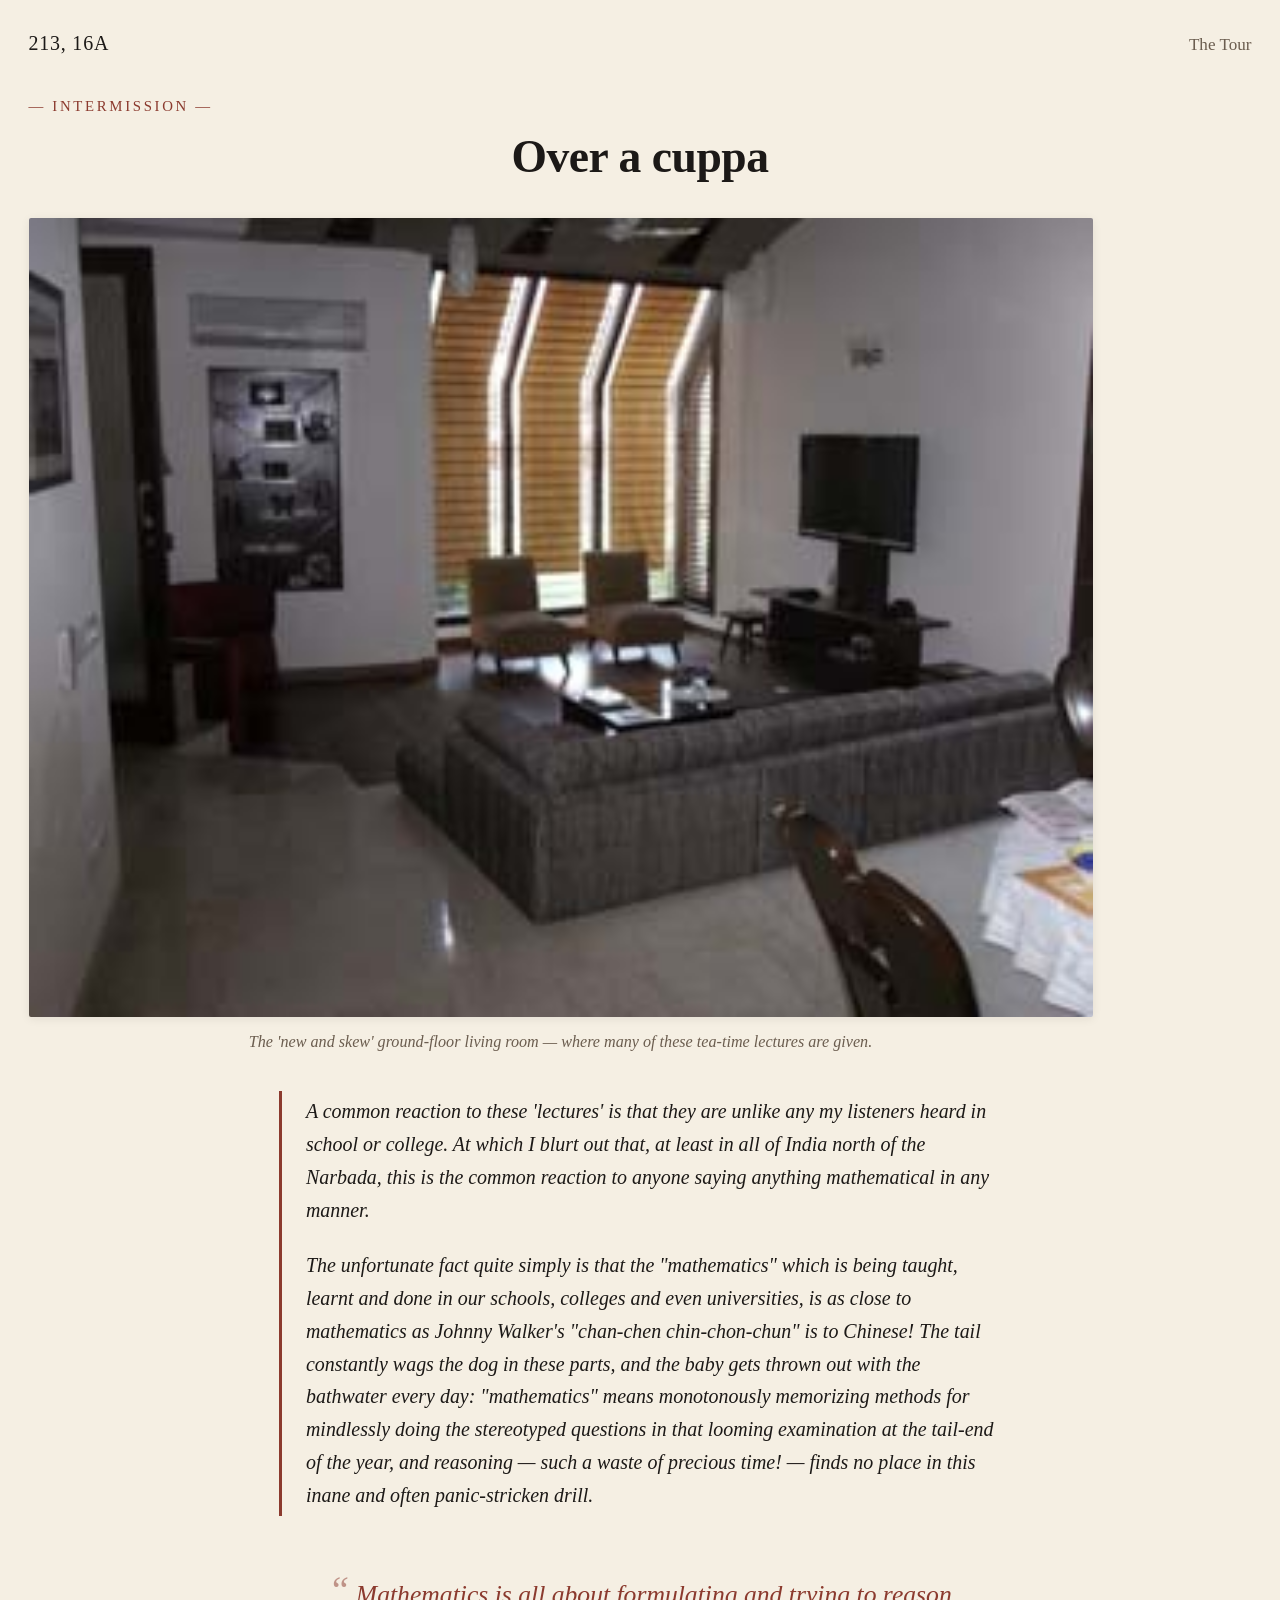
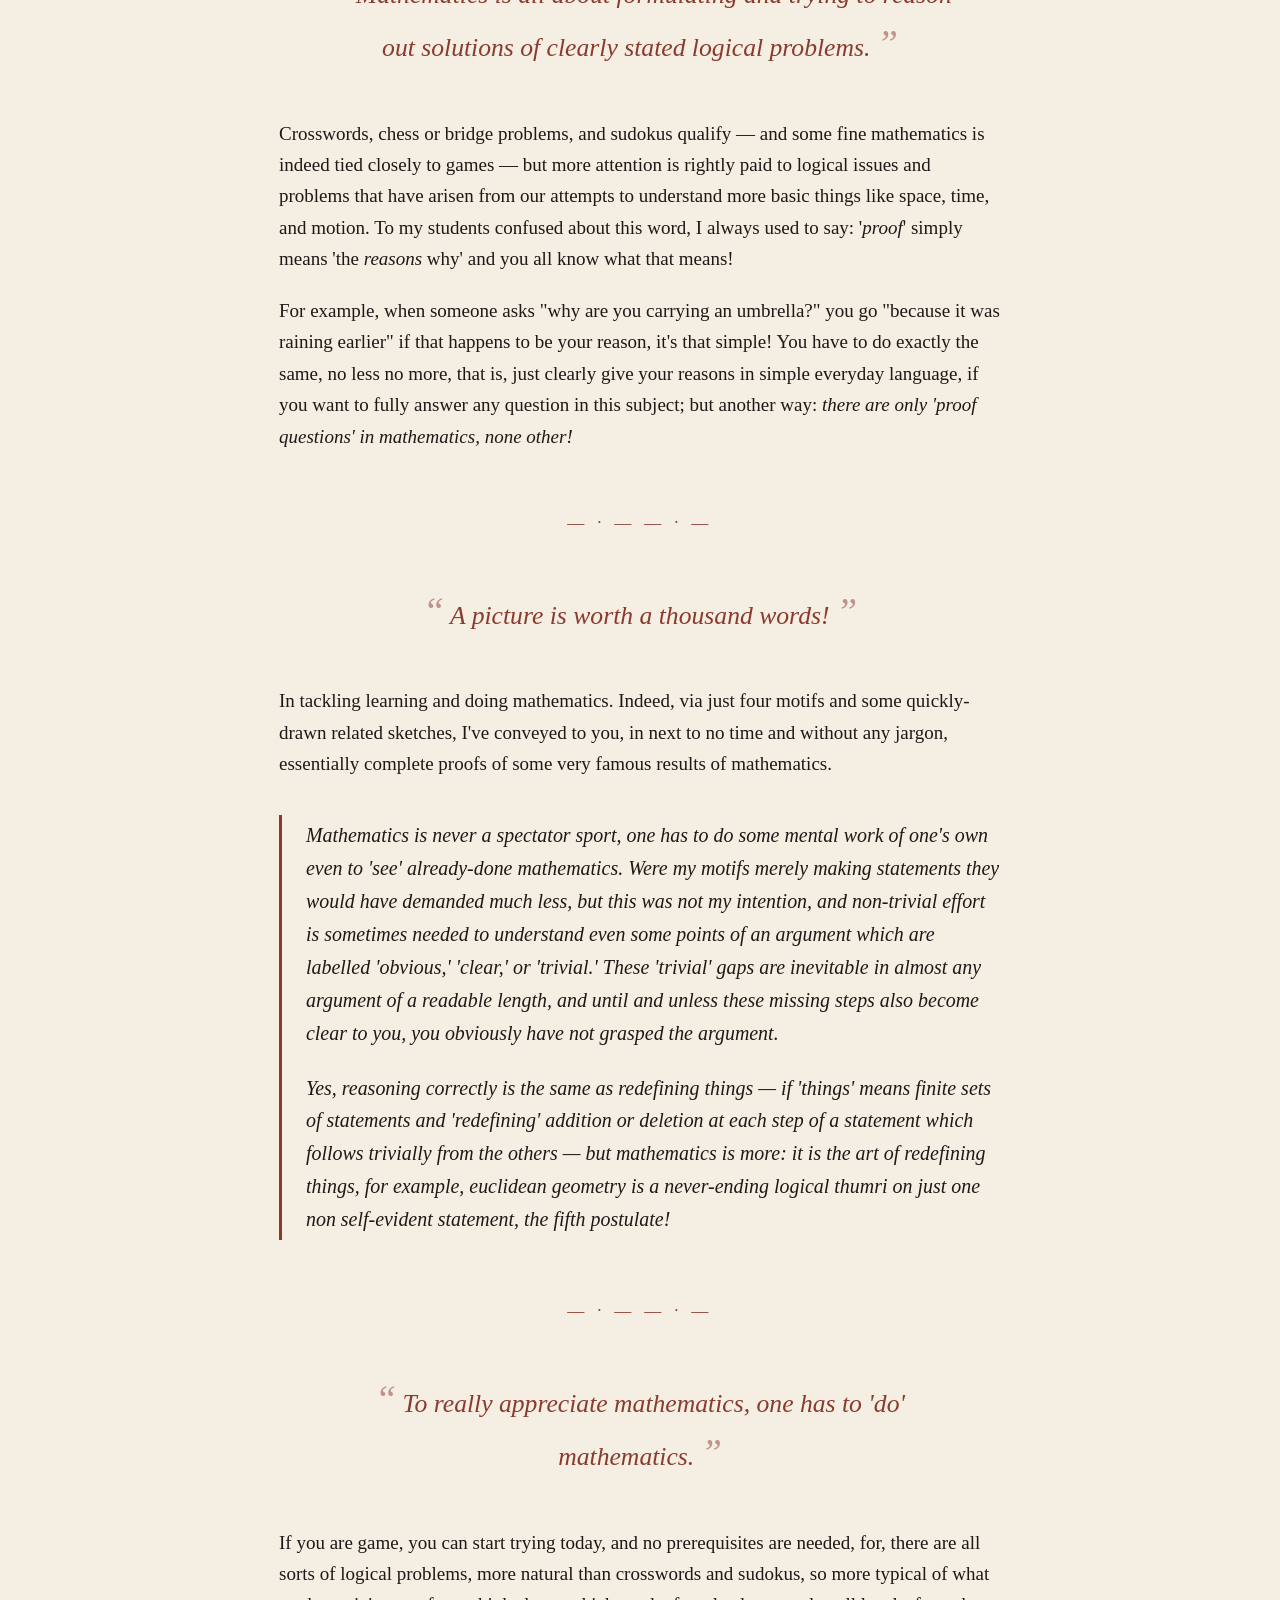
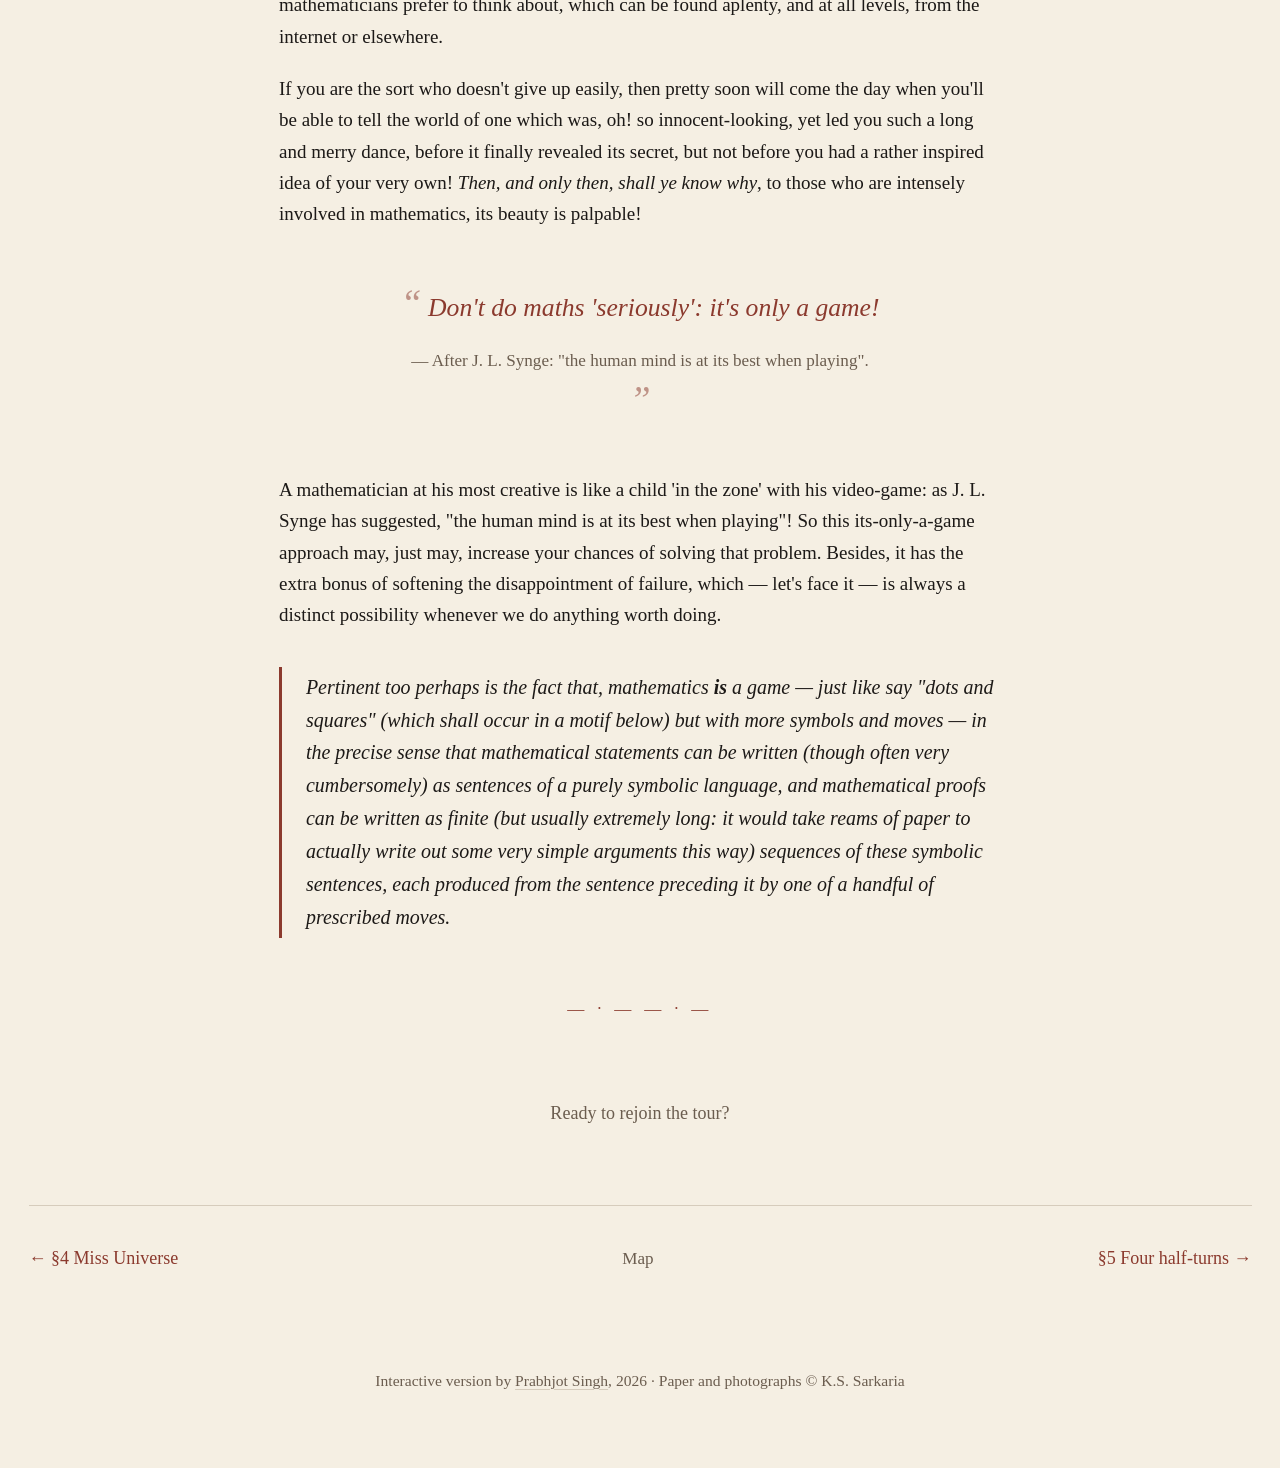
<file: intermission.html>
<!DOCTYPE html>
<html lang="en">
<head>
  <meta charset="UTF-8">
  <meta name="viewport" content="width=device-width, initial-scale=1.0">
  <title>Intermission — 213, 16A</title>
  <meta name="description" content="An intermission in the tour of 213, 16A. On doing mathematics, as a game, as a child in the zone.">
  <link rel="stylesheet" href="assets/css/site.css">
  <style>
    .pullquote {
      font-size: 1.35rem;
      line-height: 1.4;
      font-style: italic;
      color: var(--brick);
      text-align: center;
      margin: 2.5rem auto;
      max-width: 36rem;
      padding: 0 1rem;
      border: none;
    }
    .pullquote::before { content: "“"; font-size: 2rem; opacity: 0.5; }
    .pullquote::after { content: "”"; font-size: 2rem; opacity: 0.5; }
    .pullquote cite {
      display: block;
      font-size: 0.9rem;
      color: var(--ink-muted);
      font-style: normal;
      margin-top: 1rem;
    }
    .intermission-divider {
      text-align: center;
      color: var(--brick);
      font-size: 0.9rem;
      letter-spacing: 0.25em;
      margin: 3rem 0 2rem;
    }
    .intermission-divider::before { content: "— · — "; }
    .intermission-divider::after { content: " — · —"; }
  </style>
</head>
<body>
  <header class="site-header">
    <a class="brand" href="index.html">213, 16A</a>
    <nav><a href="index.html">The Tour</a></nav>
  </header>

  <main>
    <article>
      <p class="eyebrow">— Intermission —</p>
      <h1 class="center">Over a cuppa</h1>

      <figure class="photo">
        <img src="assets/photos/213-011-020.jpg" alt="A non-rectangular living room with angled walls, wooden blinds, a low grey sofa, and a dark hearth — the 'new and skew' room.">
        <figcaption>The 'new and skew' ground-floor living room — where many of these tea-time lectures are given.</figcaption>
      </figure>

      <div class="prose">
        <blockquote>
          <p>
            A common reaction to these 'lectures' is that they are unlike any my listeners heard in school or college. At which I blurt out that, <em>at least in all of India north of the Narbada, this is the common reaction to anyone saying anything mathematical in any manner.</em>
          </p>
          <p>
            The unfortunate fact quite simply is that the "mathematics" which is being taught, learnt and done in our schools, colleges and even universities, is as close to mathematics as Johnny Walker's "chan-chen chin-chon-chun" is to Chinese! The tail constantly wags the dog in these parts, and the baby gets thrown out with the bathwater every day: "mathematics" means monotonously memorizing methods for mindlessly doing the stereotyped questions in that looming examination at the tail-end of the year, and reasoning — such a waste of precious time! — finds no place in this inane and often panic-stricken drill.
          </p>
        </blockquote>
      </div>

      <blockquote class="pullquote">
        Mathematics is all about formulating and trying to reason out solutions of clearly stated logical problems.
      </blockquote>

      <div class="prose">
        <p>
          Crosswords, chess or bridge problems, and sudokus qualify — and some fine mathematics is indeed tied closely to games — but more attention is rightly paid to logical issues and problems that have arisen from our attempts to understand more basic things like space, time, and motion. To my students confused about this word, I always used to say: '<em>proof</em>' simply means 'the <em>reasons</em> why' and you all know what that means!
        </p>
        <p>
          For example, when someone asks "why are you carrying an umbrella?" you go "because it was raining earlier" if that happens to be your reason, it's that simple! You have to do exactly the same, no less no more, that is, just clearly give your reasons in simple everyday language, if you want to fully answer any question in this subject; but another way: <em>there are only 'proof questions' in mathematics, none other!</em>
        </p>
      </div>

      <div class="intermission-divider"></div>

      <blockquote class="pullquote">
        A picture is worth a thousand words!
      </blockquote>

      <div class="prose">
        <p>
          In tackling learning and doing mathematics. Indeed, via just four motifs and some quickly-drawn related sketches, I've conveyed to you, in next to no time and without any jargon, essentially complete proofs of some very famous results of mathematics.
        </p>
        <blockquote>
          <p>
            <em>Mathematics is never a spectator sport, one has to do some mental work of one's own even to 'see' already-done mathematics.</em> Were my motifs merely making statements they would have demanded much less, but this was not my intention, and non-trivial effort is sometimes needed to understand even some points of an argument which are labelled 'obvious,' 'clear,' or 'trivial.' These 'trivial' gaps are inevitable in almost any argument of a readable length, and until and unless these missing steps also become clear to you, you obviously have not grasped the argument.
          </p>
          <p>
            Yes, <em>reasoning correctly is the same as redefining things</em> — if 'things' means finite sets of statements and 'redefining' addition or deletion at each step of a statement which follows trivially from the others — <em>but mathematics is more: it is the art of redefining things</em>, for example, euclidean geometry is a never-ending logical <em>thumri</em> on just one non self-evident statement, the fifth postulate!
          </p>
        </blockquote>
      </div>

      <div class="intermission-divider"></div>

      <blockquote class="pullquote">
        To really appreciate mathematics, one has to 'do' mathematics.
      </blockquote>

      <div class="prose">
        <p>
          If you are game, you can start trying today, and no prerequisites are needed, for, there are all sorts of logical problems, more natural than crosswords and sudokus, so more typical of what mathematicians prefer to think about, which can be found aplenty, and at all levels, from the internet or elsewhere.
        </p>
        <p>
          If you are the sort who doesn't give up easily, then pretty soon will come the day when you'll be able to tell the world of one which was, oh! so innocent-looking, yet led you such a long and merry dance, before it finally revealed its secret, but not before you had a rather inspired idea of your very own! <em>Then, and only then, shall ye know why</em>, to those who are intensely involved in mathematics, its beauty is palpable!
        </p>
      </div>

      <blockquote class="pullquote">
        Don't do maths 'seriously': it's only a game!<cite>After J. L. Synge: "the human mind is at its best when playing".</cite>
      </blockquote>

      <div class="prose">
        <p>
          A mathematician at his most creative is like a child 'in the zone' with his video-game: as J. L. Synge has suggested, "the human mind is at its best when playing"! So this its-only-a-game approach may, just may, increase your chances of solving that problem. Besides, it has the extra bonus of softening the disappointment of failure, which — let's face it — is always a distinct possibility whenever we do anything worth doing.
        </p>
        <blockquote>
          <p>
            Pertinent too perhaps is the fact that, <em>mathematics <strong>is</strong> a game</em> — just like say "dots and squares" (which shall occur in a motif below) but with more symbols and moves — in the precise sense that mathematical statements can be written (though often very cumbersomely) as sentences of a purely symbolic language, and mathematical proofs can be written as finite (but usually extremely long: it would take reams of paper to actually write out some very simple arguments this way) sequences of these symbolic sentences, each produced from the sentence preceding it by one of a handful of prescribed moves.
          </p>
        </blockquote>
      </div>

      <div class="intermission-divider"></div>

      <p class="muted center" style="margin-top: 4rem; font-size: 0.95rem;">
        Ready to rejoin the tour?
      </p>

      <nav class="section-footer">
        <a class="prev" href="eyes.html">§4 Miss Universe</a>
        <a class="tour-home" href="index.html">Map</a>
        <a class="next" href="fourhalfturns.html">§5 Four half-turns</a>
      </nav>
    </article>
  </main>

  <footer class="site-footer">
    <p>Interactive version by <a href="https://github.com/prabhjot-singh/kssarkaria-213">Prabhjot Singh</a>, 2026 · Paper and photographs © K.S. Sarkaria</p>
  </footer>
</body>
</html>
</file>
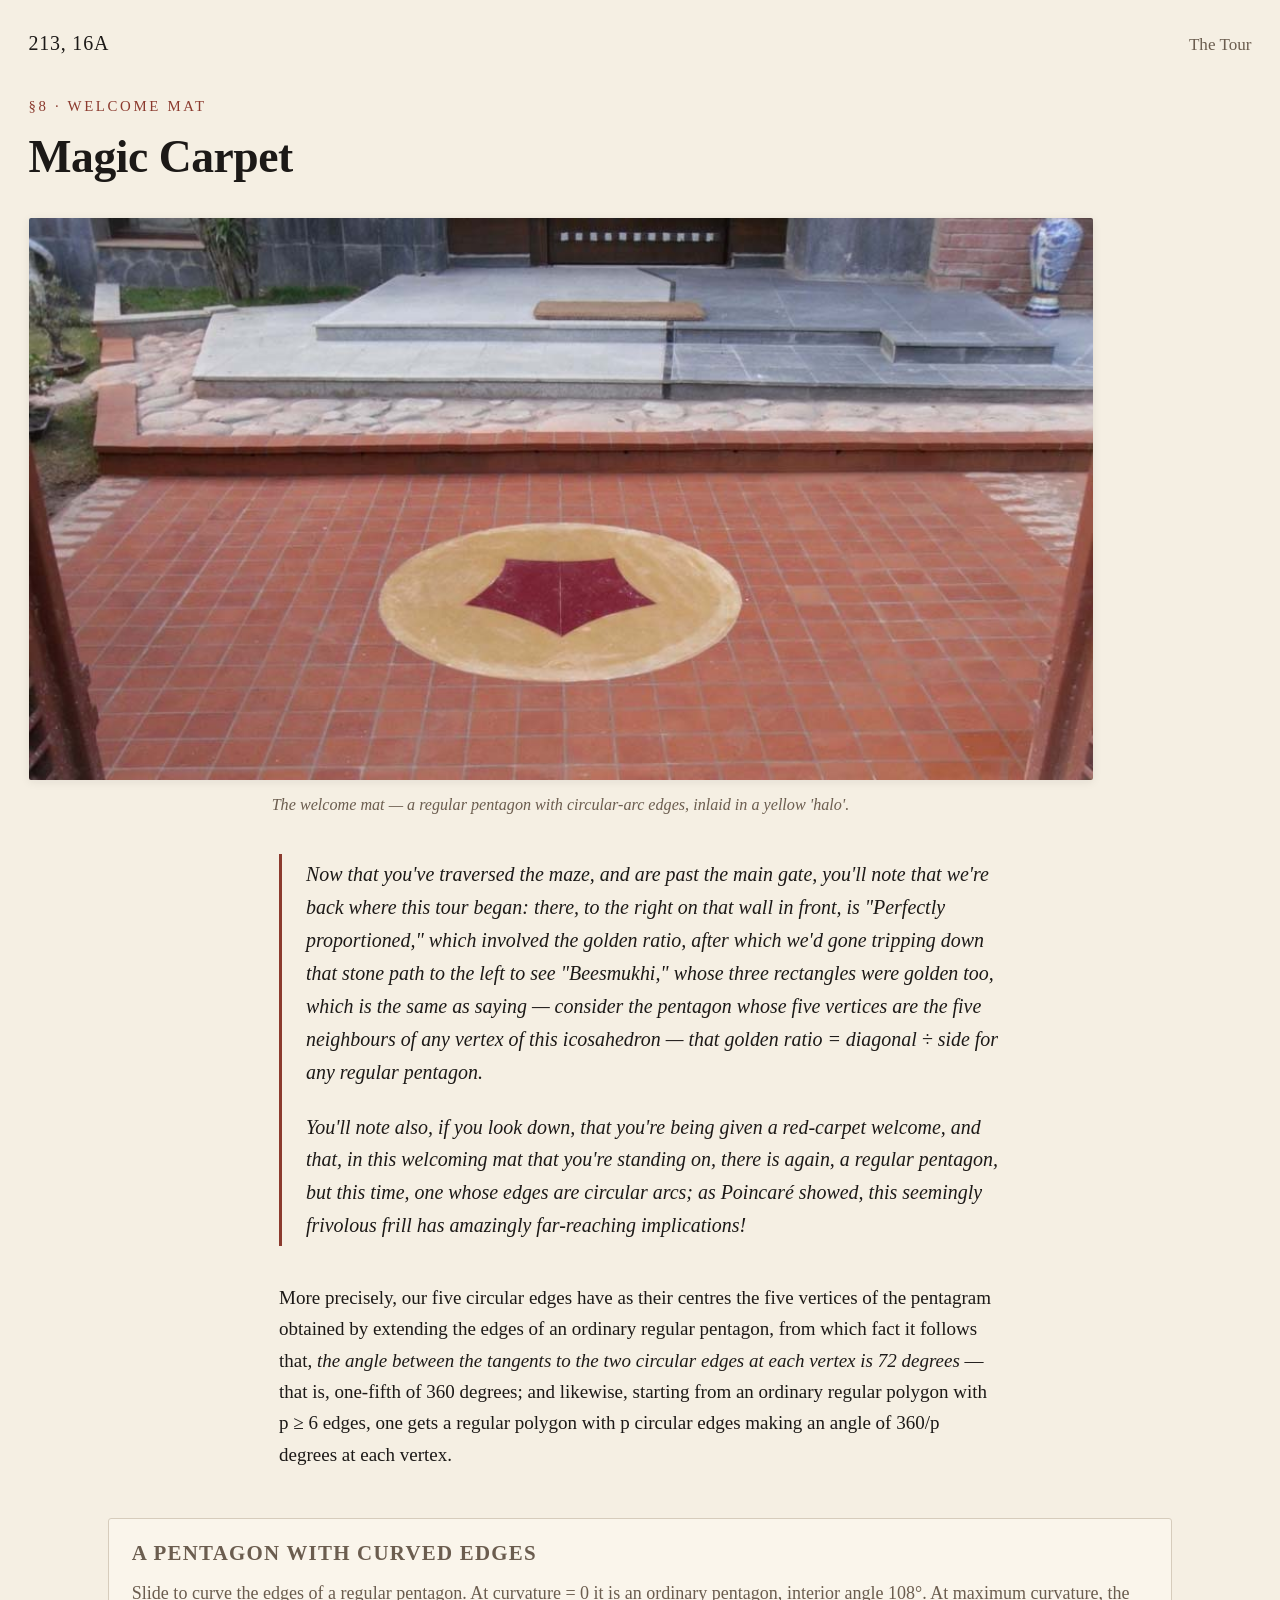
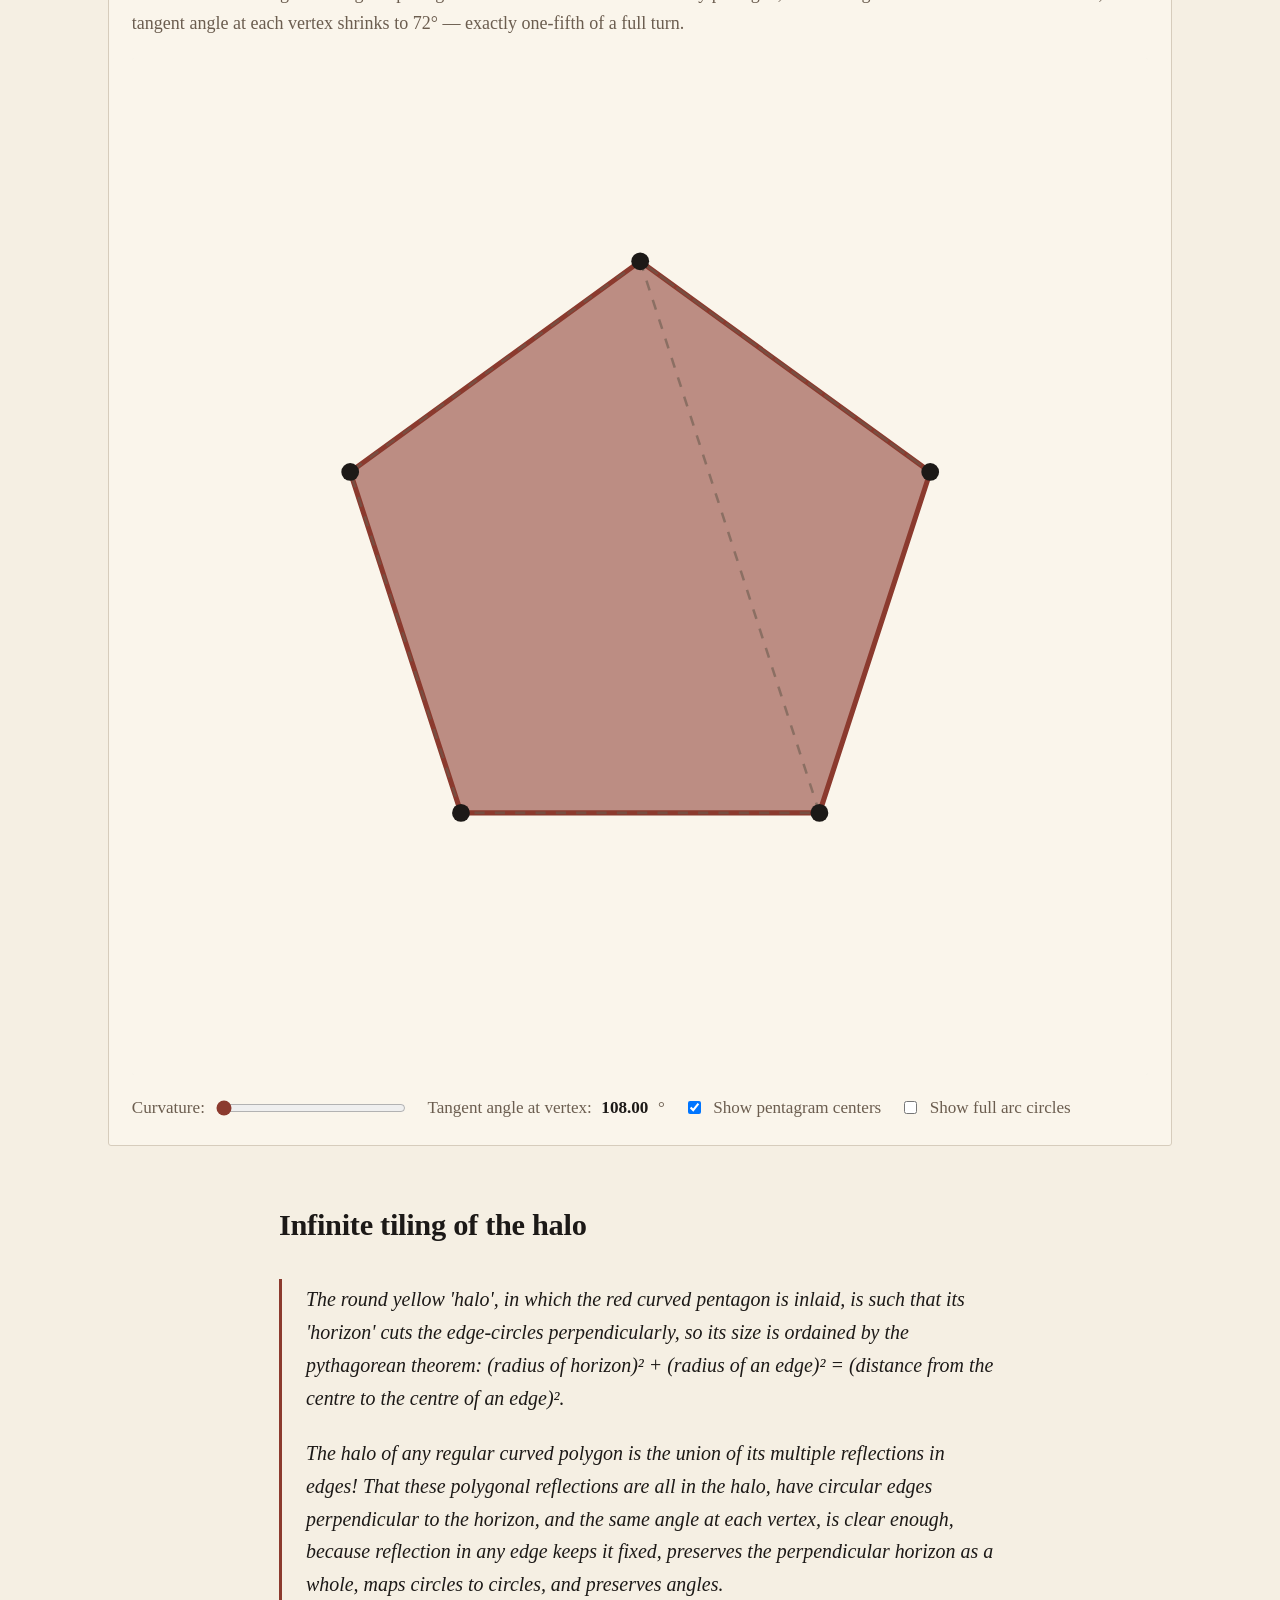
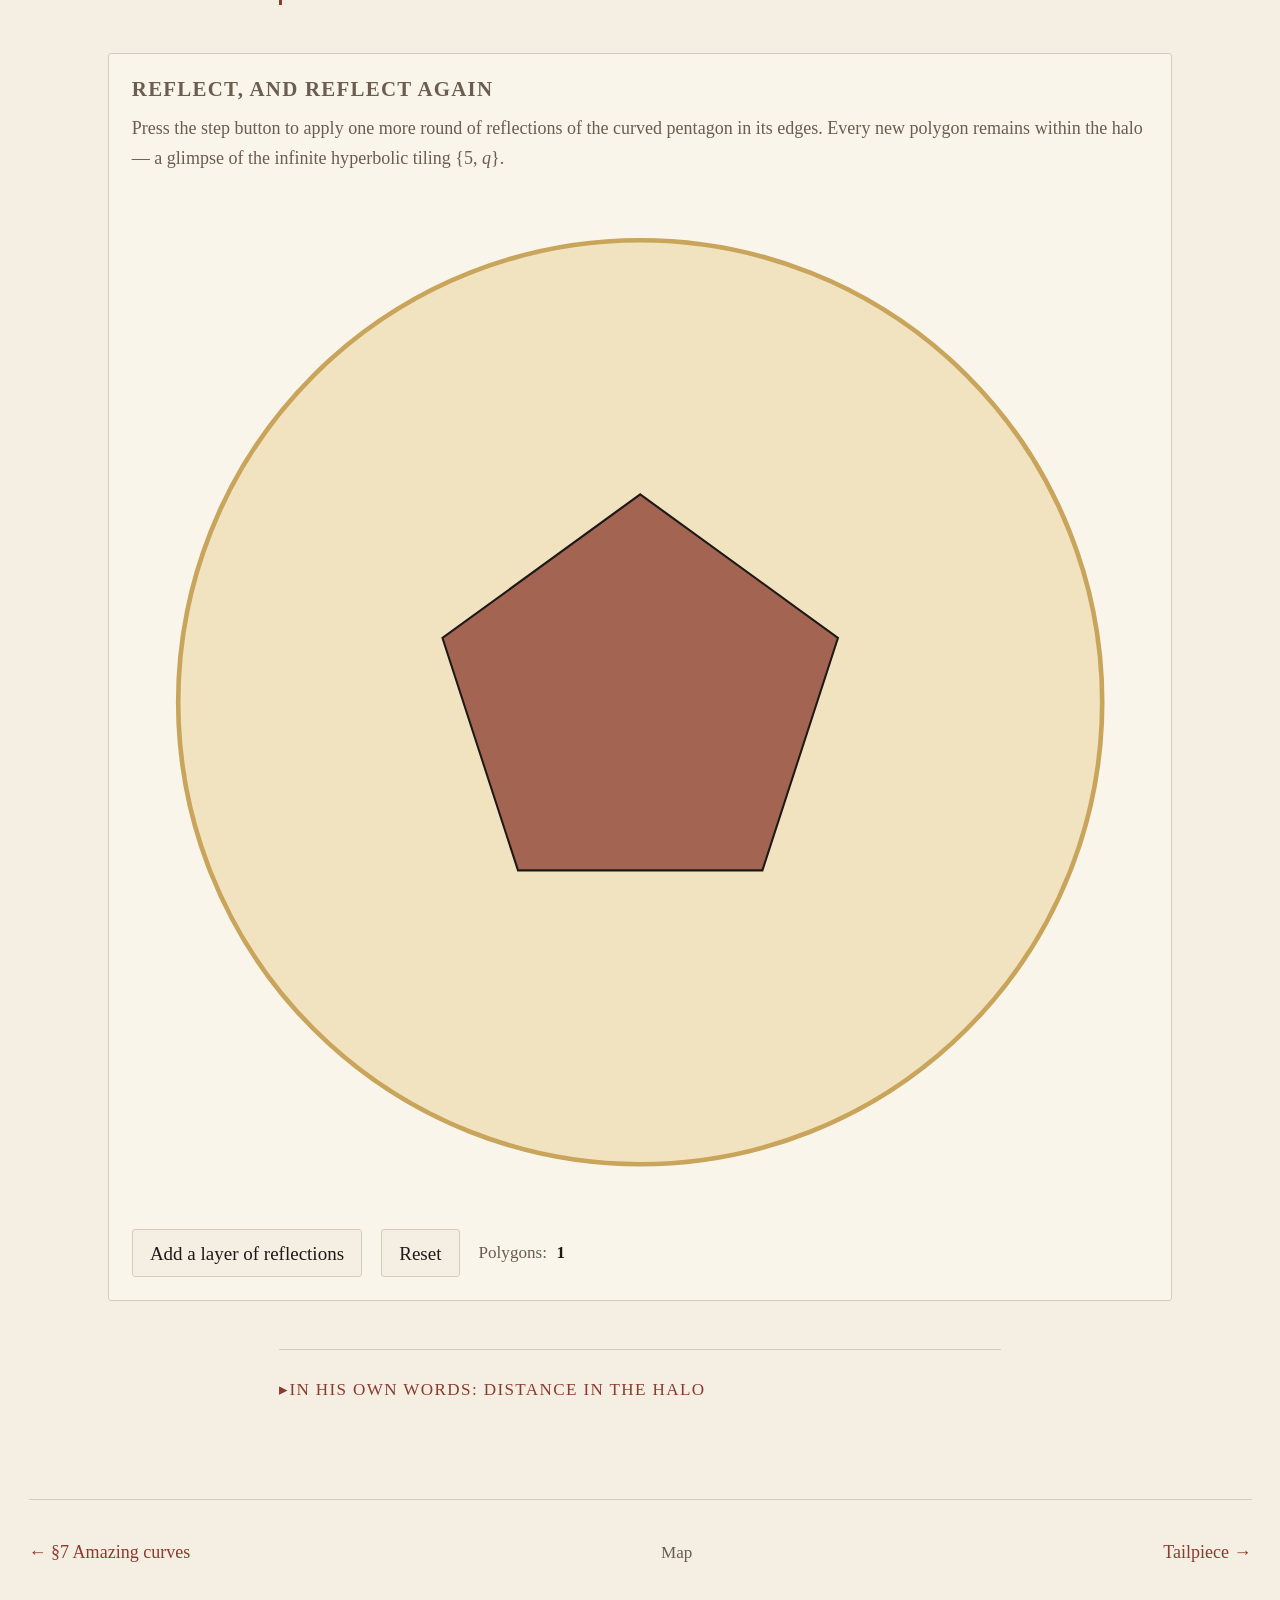
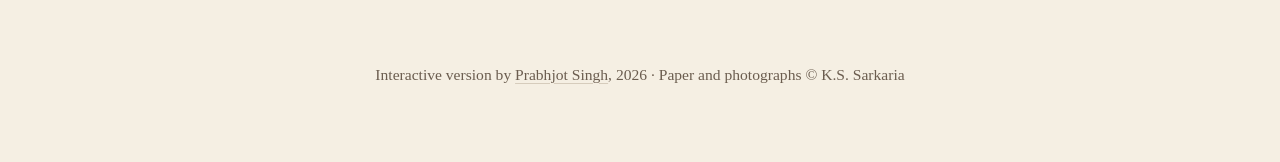
<file: magiccarpet.html>
<!DOCTYPE html>
<html lang="en">
<head>
  <meta charset="UTF-8">
  <meta name="viewport" content="width=device-width, initial-scale=1.0">
  <title>§8 Magic Carpet — 213, 16A</title>
  <meta name="description" content="The welcome mat at 213, 16A — a pentagon with curved edges, and a glimpse of hyperbolic space.">
  <link rel="stylesheet" href="assets/css/site.css">
</head>
<body>
  <header class="site-header">
    <a class="brand" href="index.html">213, 16A</a>
    <nav><a href="index.html">The Tour</a></nav>
  </header>

  <main>
    <article>
      <p class="eyebrow">§8 · Welcome mat</p>
      <h1>Magic Carpet</h1>

      <figure class="photo">
        <img src="assets/photos/213-026-047.jpg" alt="A concrete welcome mat with a red-tiled border, bearing a yellow circular halo with an inlaid red pentagon whose edges curve inward.">
        <figcaption>The welcome mat — a regular pentagon with circular-arc edges, inlaid in a yellow 'halo'.</figcaption>
      </figure>

      <div class="prose">
        <blockquote>
          <p>
            Now that you've traversed the maze, and are past the main gate, you'll note that we're back where this tour began: there, to the right on that wall in front, is "Perfectly proportioned," which involved the golden ratio, after which we'd gone tripping down that stone path to the left to see "Beesmukhi," whose three rectangles were golden too, which is the same as saying — consider the pentagon whose five vertices are the five neighbours of any vertex of this icosahedron — that <em>golden ratio = diagonal ÷ side</em> for any regular pentagon.
          </p>
          <p>
            You'll note also, if you look down, that you're being given a red-carpet welcome, and that, in this welcoming mat that you're standing on, there is <em>again, a regular pentagon</em>, but this time, one whose edges are circular arcs; as Poincaré showed, this seemingly frivolous frill has amazingly far-reaching implications!
          </p>
        </blockquote>

        <p>
          More precisely, our five circular edges have as their centres the five vertices of the pentagram obtained by extending the edges of an ordinary regular pentagon, from which fact it follows that, <em>the angle between the tangents to the two circular edges at each vertex is 72 degrees</em> — that is, one-fifth of 360 degrees; and likewise, starting from an ordinary regular polygon with p ≥ 6 edges, one gets a regular polygon with p circular edges making an angle of 360/p degrees at each vertex.
        </p>
      </div>

      <section class="interactive" aria-label="Curved pentagon">
        <h2>A pentagon with curved edges</h2>
        <p class="muted" style="font-size: 0.95rem;">
          Slide to curve the edges of a regular pentagon. At curvature = 0 it is an ordinary pentagon, interior angle 108°. At maximum curvature, the tangent angle at each vertex shrinks to 72° — exactly one-fifth of a full turn.
        </p>
        <div class="canvas-wrap">
          <svg id="pentaSvg" viewBox="-200 -200 400 400" preserveAspectRatio="xMidYMid meet" role="img" style="background:#faf5eb;">
            <g id="pentaGroup"></g>
          </svg>
        </div>
        <div class="controls">
          <label>Curvature: <input id="curvSlider" type="range" min="0" max="100" value="0"></label>
          <label>Tangent angle at vertex: <span class="readout" id="tangAngle">108.00</span>°</label>
          <label><input type="checkbox" id="showStar" checked> Show pentagram centers</label>
          <label><input type="checkbox" id="showCircles"> Show full arc circles</label>
        </div>
      </section>

      <div class="prose">
        <h2>Infinite tiling of the halo</h2>
        <blockquote>
          <p>
            The round yellow 'halo', in which the red curved pentagon is inlaid, is such that its 'horizon' cuts the edge-circles perpendicularly, so its size is ordained by the pythagorean theorem: (radius of horizon)² + (radius of an edge)² = (distance from the centre to the centre of an edge)².
          </p>
          <p>
            <em>The halo of any regular curved polygon is the union of its multiple reflections in edges!</em> That these polygonal reflections are all in the halo, have circular edges perpendicular to the horizon, and the same angle at each vertex, is clear enough, because reflection in any edge keeps it fixed, preserves the perpendicular horizon as a whole, maps circles to circles, and preserves angles.
          </p>
        </blockquote>
      </div>

      <section class="interactive" aria-label="Hyperbolic tiling of the halo">
        <h2>Reflect, and reflect again</h2>
        <p class="muted" style="font-size: 0.95rem;">
          Press the step button to apply one more round of reflections of the curved pentagon in its edges. Every new polygon remains within the halo — a glimpse of the infinite hyperbolic tiling {5, <em>q</em>}.
        </p>
        <div class="canvas-wrap">
          <svg id="haloSvg" viewBox="-220 -220 440 440" preserveAspectRatio="xMidYMid meet" role="img" style="background:#faf5eb;">
            <g id="haloGroup"></g>
          </svg>
        </div>
        <div class="controls">
          <button id="reflectBtn" type="button">Add a layer of reflections</button>
          <button id="haloReset" type="button">Reset</button>
          <label>Polygons: <span class="readout" id="haloCount">1</span></label>
        </div>
      </section>

      <details class="his-words">
        <summary>In his own words: distance in the halo</summary>
        <div class="content">
          <p>
            The regularity of the non-platonic {p, q}'s with respect to the curved geometry of the halo tells us that <em>the parallel postulate must be invalid</em> in it, and that is so: now lines are circular paths perpendicular to the horizon, and through a point not on a given line there are many non-intersecting lines! However, we still have a <em>distance</em> which is invariant under reflections in all lines, and Poincaré pointed out that it can be derived from the assumption that local measurements at ordinary distance r from the centre are made by using rulers which have shrunk (!) by the factor R² − r², where R is the radius of the halo. Which is related to his rejection of the age-old notions of separate space and time in favour of a new principle of relativity to give Maxwell's theory of light a coordinate-free meaning, for just the distance we mentioned is the right one if space-time is viewed projectively (see Notes).
          </p>
          <p>
            This last 'lecture' started with a pentagon and a pentagram, and has ended with their spatial analogues; but the game has barely begun! The dodecahedron is now almost crying out for <em>its</em> faces to be curved inwards, and starting with Poincaré himself, down to Thurston and others, magical things have been discovered thus.
          </p>
        </div>
      </details>

      <nav class="section-footer">
        <a class="prev" href="amazingcurves.html">§7 Amazing curves</a>
        <a class="tour-home" href="index.html">Map</a>
        <a class="next" href="tailpiece.html">Tailpiece</a>
      </nav>
    </article>
  </main>

  <footer class="site-footer">
    <p>Interactive version by <a href="https://github.com/prabhjot-singh/kssarkaria-213">Prabhjot Singh</a>, 2026 · Paper and photographs © K.S. Sarkaria</p>
  </footer>

  <script>
    /* Curved pentagon. Circular arcs from each vertex to the next, bowing
       inward. Sagitta parameter controls curvature.  Arcs are centered on
       the pentagram points (extension of opposite edges) — at full curvature,
       the tangent angle at each vertex equals 72°. */
    const PHI = (1 + Math.sqrt(5)) / 2;
    const pentaSvg = document.getElementById("pentaSvg");
    const pentaGroup = document.getElementById("pentaGroup");
    const curvSlider = document.getElementById("curvSlider");
    const tangAngle = document.getElementById("tangAngle");
    const showStar = document.getElementById("showStar");
    const showCircles = document.getElementById("showCircles");

    const R = 120; // pentagon circumradius

    function pentagonVerts(r) {
      const v = [];
      for (let i = 0; i < 5; i++) {
        const a = -Math.PI / 2 + (2 * Math.PI * i) / 5;
        v.push({ x: r * Math.cos(a), y: r * Math.sin(a) });
      }
      return v;
    }
    function pentagramVerts(r) {
      // The star-points at distance r·φ (roughly) where extended edges meet
      // Actually: for regular pentagon circumradius R, the pentagram star
      // point opposite each edge lies along the perpendicular bisector of
      // that edge, at distance R·φ from the pentagon center (approx.).
      // We pre-compute them from pentagon vertices.
      const P = pentagonVerts(r);
      const star = [];
      for (let i = 0; i < 5; i++) {
        const A = P[i], B = P[(i + 1) % 5];
        const C = P[(i + 2) % 5], D = P[(i + 3) % 5];
        // Intersection of lines (A,B) extended and (C,D) extended
        // param: A + t(B-A) = C + s(D-C)
        const dx1 = B.x - A.x, dy1 = B.y - A.y;
        const dx2 = D.x - C.x, dy2 = D.y - C.y;
        const denom = dx1 * dy2 - dy1 * dx2;
        if (Math.abs(denom) < 1e-9) continue;
        const t = ((C.x - A.x) * dy2 - (C.y - A.y) * dx2) / denom;
        star.push({ x: A.x + t * dx1, y: A.y + t * dy1 });
      }
      return star;
    }

    function renderPentagon() {
      const V = pentagonVerts(R);
      const S = pentagramVerts(R);
      // Re-associate star points with the edges they bound
      // Edge i (from V[i] to V[(i+1)%5]): star point is the one FARTHEST from center
      // that lies on the perpendicular bisector of the edge. For a regular pentagon
      // this is the star-point opposite the edge, index (i + 3) mod 5 in the pentagram we computed.
      // Our pentagram array is 5 intersection points; we want to map edge i → correct star point.
      // Empirically: the star point nearest to the outward perpendicular of edge i is the one.
      const edgeStar = [];
      for (let i = 0; i < 5; i++) {
        const A = V[i], B = V[(i + 1) % 5];
        const mx = (A.x + B.x) / 2, my = (A.y + B.y) / 2;
        // outward direction (away from origin)
        const norm = Math.sqrt(mx*mx + my*my);
        const ox = mx / norm, oy = my / norm;
        let best = -1, bestDot = -Infinity;
        for (let k = 0; k < S.length; k++) {
          const dot = (S[k].x - mx) * ox + (S[k].y - my) * oy;
          if (dot > bestDot) { bestDot = dot; best = k; }
        }
        edgeStar.push(S[best]);
      }

      // Curvature parameter: 0 = straight edge, 1 = arc centered at the
      // matching pentagram star point (inward-bowing)
      const c = parseFloat(curvSlider.value) / 100;

      let html = "";

      // Show full arc circles (dashed) when enabled
      if (showCircles.checked && c > 0.01) {
        for (let i = 0; i < 5; i++) {
          const A = V[i], B = V[(i + 1) % 5];
          const star = edgeStar[i];
          // Move center from edge-midpoint (c=0, infinite radius) to star point (c=1)
          const mx = (A.x + B.x)/2, my = (A.y + B.y)/2;
          const cx = mx * (1 - c) + star.x * c;
          const cy = my * (1 - c) + star.y * c;
          const r = Math.sqrt((A.x - cx)**2 + (A.y - cy)**2);
          html += `<circle cx="${cx}" cy="${cy}" r="${r}" fill="none" stroke="#c9a55c" stroke-width="0.8" stroke-dasharray="3 3" opacity="0.5"/>`;
        }
      }

      // Build path for curved pentagon
      let d = `M ${V[0].x} ${V[0].y} `;
      for (let i = 0; i < 5; i++) {
        const A = V[i], B = V[(i + 1) % 5];
        if (c < 0.01) {
          d += `L ${B.x} ${B.y} `;
        } else {
          // Arc center
          const star = edgeStar[i];
          const mx = (A.x + B.x)/2, my = (A.y + B.y)/2;
          const cx = mx * (1 - c) + star.x * c;
          const cy = my * (1 - c) + star.y * c;
          const r = Math.sqrt((A.x - cx)**2 + (A.y - cy)**2);
          // Arc goes from A to B, centered at (cx, cy). The arc should
          // bow INWARD (toward pentagon center). sweep-flag = 0.
          d += `A ${r} ${r} 0 0 0 ${B.x} ${B.y} `;
        }
      }
      d += "Z";
      html += `<path d="${d}" fill="#8b3a2e" fill-opacity="0.55" stroke="#8b3a2e" stroke-width="2"/>`;

      // Pentagram (dashed outline)
      if (showStar.checked) {
        // Pentagram: regular pentagon edges extended
        let starPath = `M ${V[0].x} ${V[0].y} `;
        for (let i = 0; i < 5; i++) {
          starPath += `L ${V[(i + 2) % 5].x} ${V[(i + 2) % 5].y} `;
        }
        starPath += "Z";
        html += `<path d="${starPath}" fill="none" stroke="#6b5d4f" stroke-width="1" stroke-dasharray="4 4" opacity="0.6"/>`;
        // Star points
        edgeStar.forEach(s => {
          html += `<circle cx="${s.x}" cy="${s.y}" r="3" fill="#c9a55c" stroke="#6b5d4f" stroke-width="1"/>`;
        });
      }

      // Vertices
      V.forEach(v => {
        html += `<circle cx="${v.x}" cy="${v.y}" r="3.5" fill="#1c1917"/>`;
      });

      // Compute tangent angle at vertex 0
      // Tangent direction of arc from A to B at A, when arc has center C:
      // tangent is perpendicular to radius (A - C), rotated in direction of arc sweep.
      if (c < 0.01) {
        // Straight pentagon interior angle is 108°
        tangAngle.textContent = "108.00";
      } else {
        // Tangent at V[0] coming in from arc V[-1]→V[0] and going out to V[0]→V[1]
        const edgeIn = 4, edgeOut = 0;
        const getTangent = (edge, atVertex) => {
          const A = V[edge];
          const B = V[(edge + 1) % 5];
          const star = edgeStar[edge];
          const mx = (A.x + B.x)/2, my = (A.y + B.y)/2;
          const cx = mx * (1 - c) + star.x * c;
          const cy = my * (1 - c) + star.y * c;
          // Radius vector from center to the vertex
          const rx = atVertex.x - cx, ry = atVertex.y - cy;
          // Tangent is perpendicular; choose the one pointing along arc direction.
          // Arc direction is from A to B.
          const dirX = B.x - A.x, dirY = B.y - A.y;
          const t1 = { x: -ry, y: rx };
          const t2 = { x: ry, y: -rx };
          const pickDot = (t) => t.x * dirX + t.y * dirY;
          let tan = pickDot(t1) > 0 ? t1 : t2;
          // Normalize
          const L = Math.sqrt(tan.x*tan.x + tan.y*tan.y);
          return { x: tan.x / L, y: tan.y / L };
        };
        const tIn = getTangent(edgeIn, V[0]); // tangent at V[0] leaving arc-in (pointing from V[4] side to V[0])
        // We want INCOMING tangent; reverse direction at vertex for arc entering V[0]
        // Actually compute both and measure the interior angle
        const tOut = getTangent(edgeOut, V[0]); // tangent pointing from V[0] to V[1]
        // Angle between (-tIn) and tOut gives interior angle at vertex
        const neg = { x: -tIn.x, y: -tIn.y };
        const dot = neg.x * tOut.x + neg.y * tOut.y;
        const ang = Math.acos(Math.max(-1, Math.min(1, dot))) * 180 / Math.PI;
        tangAngle.textContent = ang.toFixed(2);
      }

      pentaGroup.innerHTML = html;
    }

    curvSlider.addEventListener("input", renderPentagon);
    showStar.addEventListener("change", renderPentagon);
    showCircles.addEventListener("change", renderPentagon);
    renderPentagon();

    /* Halo reflections — a simplified hyperbolic tiling. We reflect the
       curved pentagon (at maximum curvature) in each of its edge circles
       iteratively. Reflection in a circle with center O, radius R, takes
       point P to P' where OP·OP' = R² along the ray from O through P. */
    const haloSvg = document.getElementById("haloSvg");
    const haloGroup = document.getElementById("haloGroup");
    const haloCount = document.getElementById("haloCount");
    const reflectBtn = document.getElementById("reflectBtn");
    const haloReset = document.getElementById("haloReset");

    const HALO_R = 200;
    let haloPolys = [];
    let haloLayer = 0;

    function computeEdgeCircles(poly) {
      // For each edge from poly[i] to poly[(i+1)%5], we need the circle through
      // those two points that meets the halo boundary perpendicularly.
      // For a chord of the halo (centered at origin radius HALO_R),
      // the perpendicular-crossing circle has center at a specific location.
      // For a point P inside the halo, the perpendicular circle through P to
      // the boundary has center at (HALO_R^2 / |P|^2) * P (the inversion of P).
      // But we want a circle through TWO points that meets boundary perpendicularly:
      // there is a unique such circle for any two interior points (assuming they're distinct).
      const circles = [];
      for (let i = 0; i < poly.length; i++) {
        const A = poly[i], B = poly[(i+1) % poly.length];
        circles.push(circleThrough2PointsPerp(A, B, HALO_R));
      }
      return circles;
    }

    function circleThrough2PointsPerp(A, B, R) {
      // Circle through A, B that meets circle-of-radius-R-at-origin perpendicularly.
      // The inversion of A across origin-radius-R is A' = (R²/|A|²)·A.
      // The required circle passes through A, B, and A' (and B').
      // Equivalently, its center lies at equal distance from A and B AND
      // satisfies |OC|² − r² = R² (the "power of origin" equals R²).
      // Solve: center C = (cx, cy), radius r.
      // Power: cx² + cy² − r² = R²
      // |CA| = r: (cx-Ax)² + (cy-Ay)² = r²
      // Subtract: cx² + cy² − (cx-Ax)² − (cy-Ay)² = R²
      //         → 2·cx·Ax + 2·cy·Ay − Ax² − Ay² = R²
      //         → 2·Ax·cx + 2·Ay·cy = R² + Ax² + Ay²
      // Similarly for B: 2·Bx·cx + 2·By·cy = R² + Bx² + By²
      // Linear system → solve.
      const a1 = 2 * A.x, b1 = 2 * A.y, c1 = R*R + A.x*A.x + A.y*A.y;
      const a2 = 2 * B.x, b2 = 2 * B.y, c2 = R*R + B.x*B.x + B.y*B.y;
      const det = a1 * b2 - a2 * b1;
      if (Math.abs(det) < 1e-9) return null;
      const cx = (c1 * b2 - c2 * b1) / det;
      const cy = (a1 * c2 - a2 * c1) / det;
      const r = Math.sqrt((cx - A.x)**2 + (cy - A.y)**2);
      return { cx, cy, r };
    }

    function reflectPointInCircle(P, C) {
      const dx = P.x - C.cx, dy = P.y - C.cy;
      const d2 = dx*dx + dy*dy;
      if (d2 < 1e-9) return null;
      const k = (C.r * C.r) / d2;
      return { x: C.cx + dx * k, y: C.cy + dy * k };
    }

    function resetHalo() {
      // Start with the curved pentagon at center (we use vertices only; draw arcs through).
      haloPolys = [pentagonVerts(90)];
      haloLayer = 0;
      drawHalo();
    }
    function reflectLayer() {
      const newPolys = [];
      haloPolys.forEach(poly => {
        const circles = computeEdgeCircles(poly);
        circles.forEach(c => {
          if (!c) return;
          const reflected = poly.map(p => reflectPointInCircle(p, c)).filter(p => p);
          if (reflected.length !== poly.length) return;
          // Keep only if centroid is within halo
          const cx = reflected.reduce((s, p) => s + p.x, 0) / reflected.length;
          const cy = reflected.reduce((s, p) => s + p.y, 0) / reflected.length;
          if (cx*cx + cy*cy < HALO_R * HALO_R * 0.98) {
            newPolys.push(reflected);
          }
        });
      });
      // Deduplicate by centroid
      const seen = new Set();
      const unique = [];
      [...haloPolys, ...newPolys].forEach(p => {
        const cx = p.reduce((s, q) => s + q.x, 0) / p.length;
        const cy = p.reduce((s, q) => s + q.y, 0) / p.length;
        const key = `${Math.round(cx)},${Math.round(cy)}`;
        if (!seen.has(key)) { seen.add(key); unique.push(p); }
      });
      haloPolys = unique;
      haloLayer++;
      drawHalo();
    }

    function drawHalo() {
      let html = `<circle cx="0" cy="0" r="${HALO_R}" fill="#f1e2c0" stroke="#c9a55c" stroke-width="2"/>`;
      haloPolys.forEach((poly, pi) => {
        // draw approximately with line segments (good enough for this prototype)
        const pts = poly.map(p => `${p.x.toFixed(1)},${p.y.toFixed(1)}`).join(" ");
        const fill = pi === 0 ? "#8b3a2e" : "#8b3a2e";
        const opacity = pi === 0 ? 0.75 : Math.max(0.15, 0.6 - pi * 0.02);
        html += `<polygon points="${pts}" fill="${fill}" fill-opacity="${opacity}" stroke="#1c1917" stroke-width="0.9"/>`;
      });
      haloGroup.innerHTML = html;
      haloCount.textContent = haloPolys.length;
    }

    reflectBtn.addEventListener("click", () => {
      if (haloLayer >= 4) return; // stop after a few to avoid explosion
      reflectLayer();
    });
    haloReset.addEventListener("click", resetHalo);
    resetHalo();
  </script>
</body>
</html>
</file>
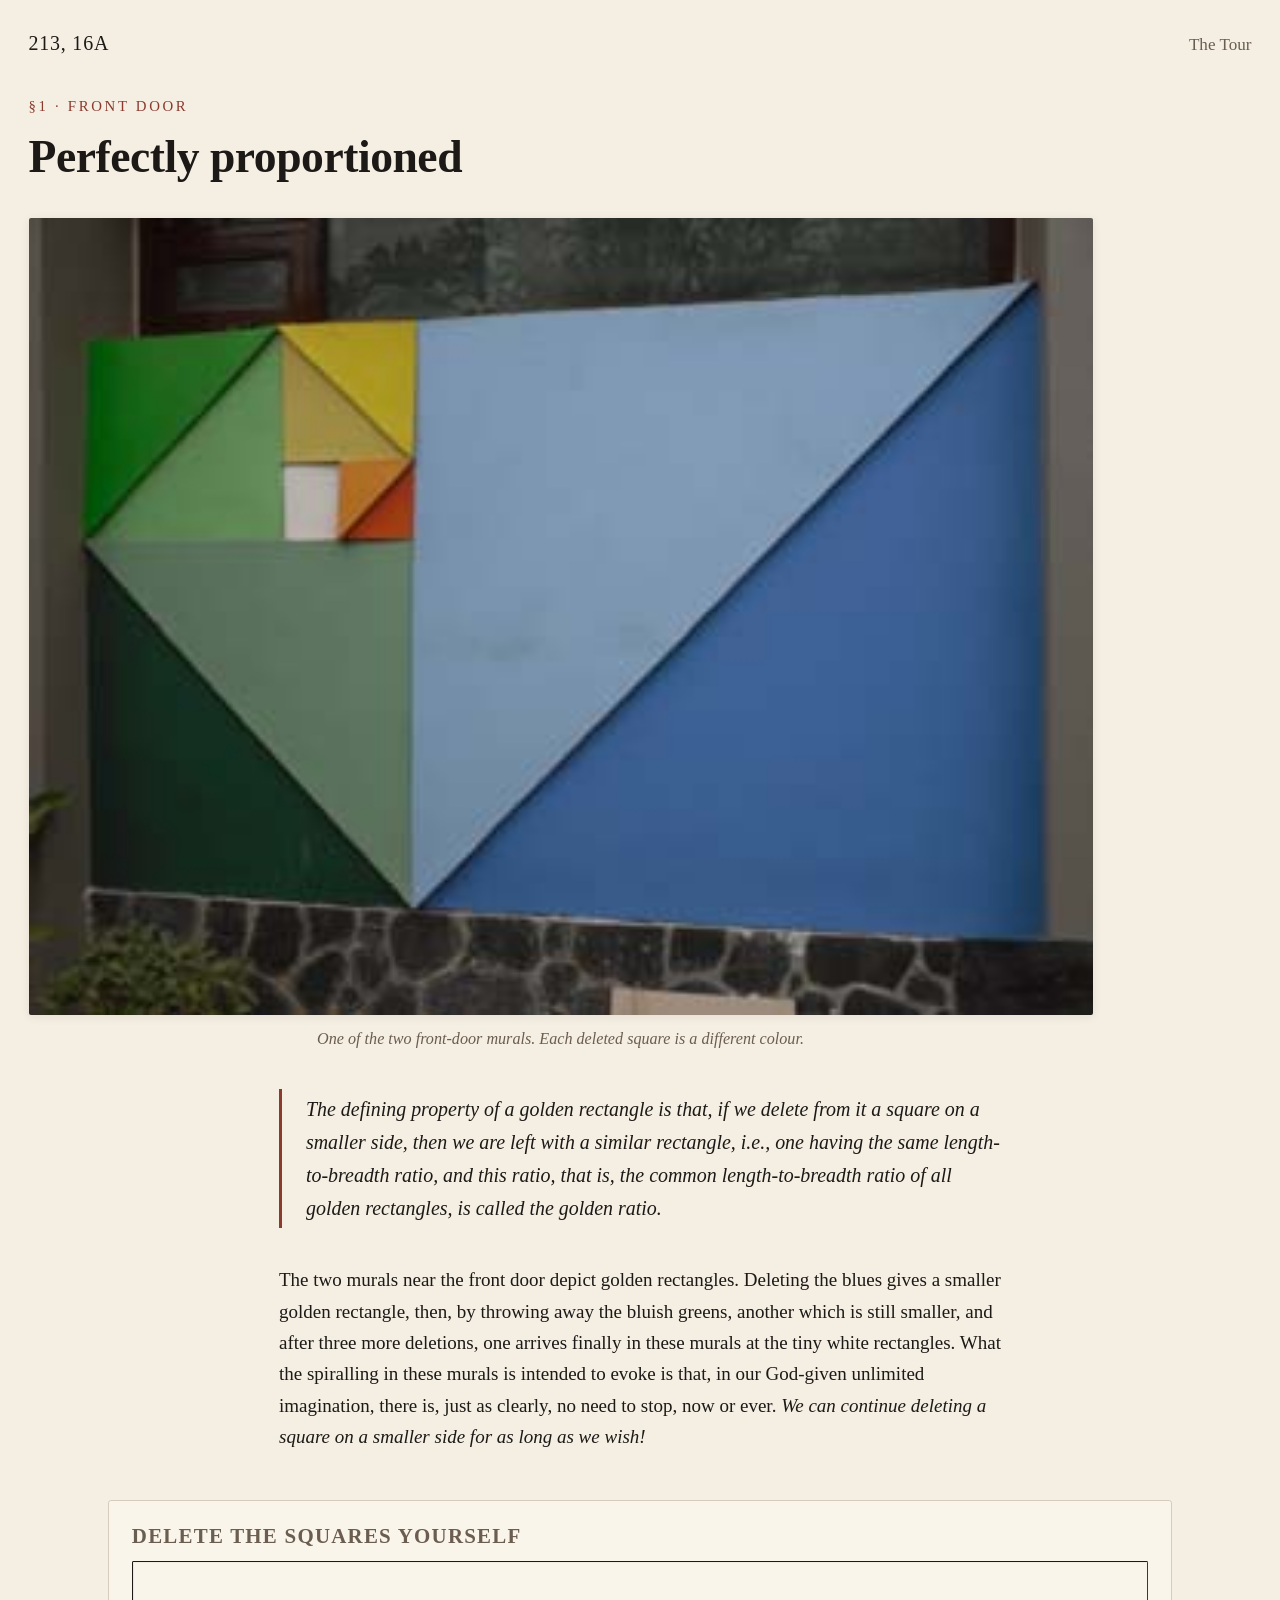
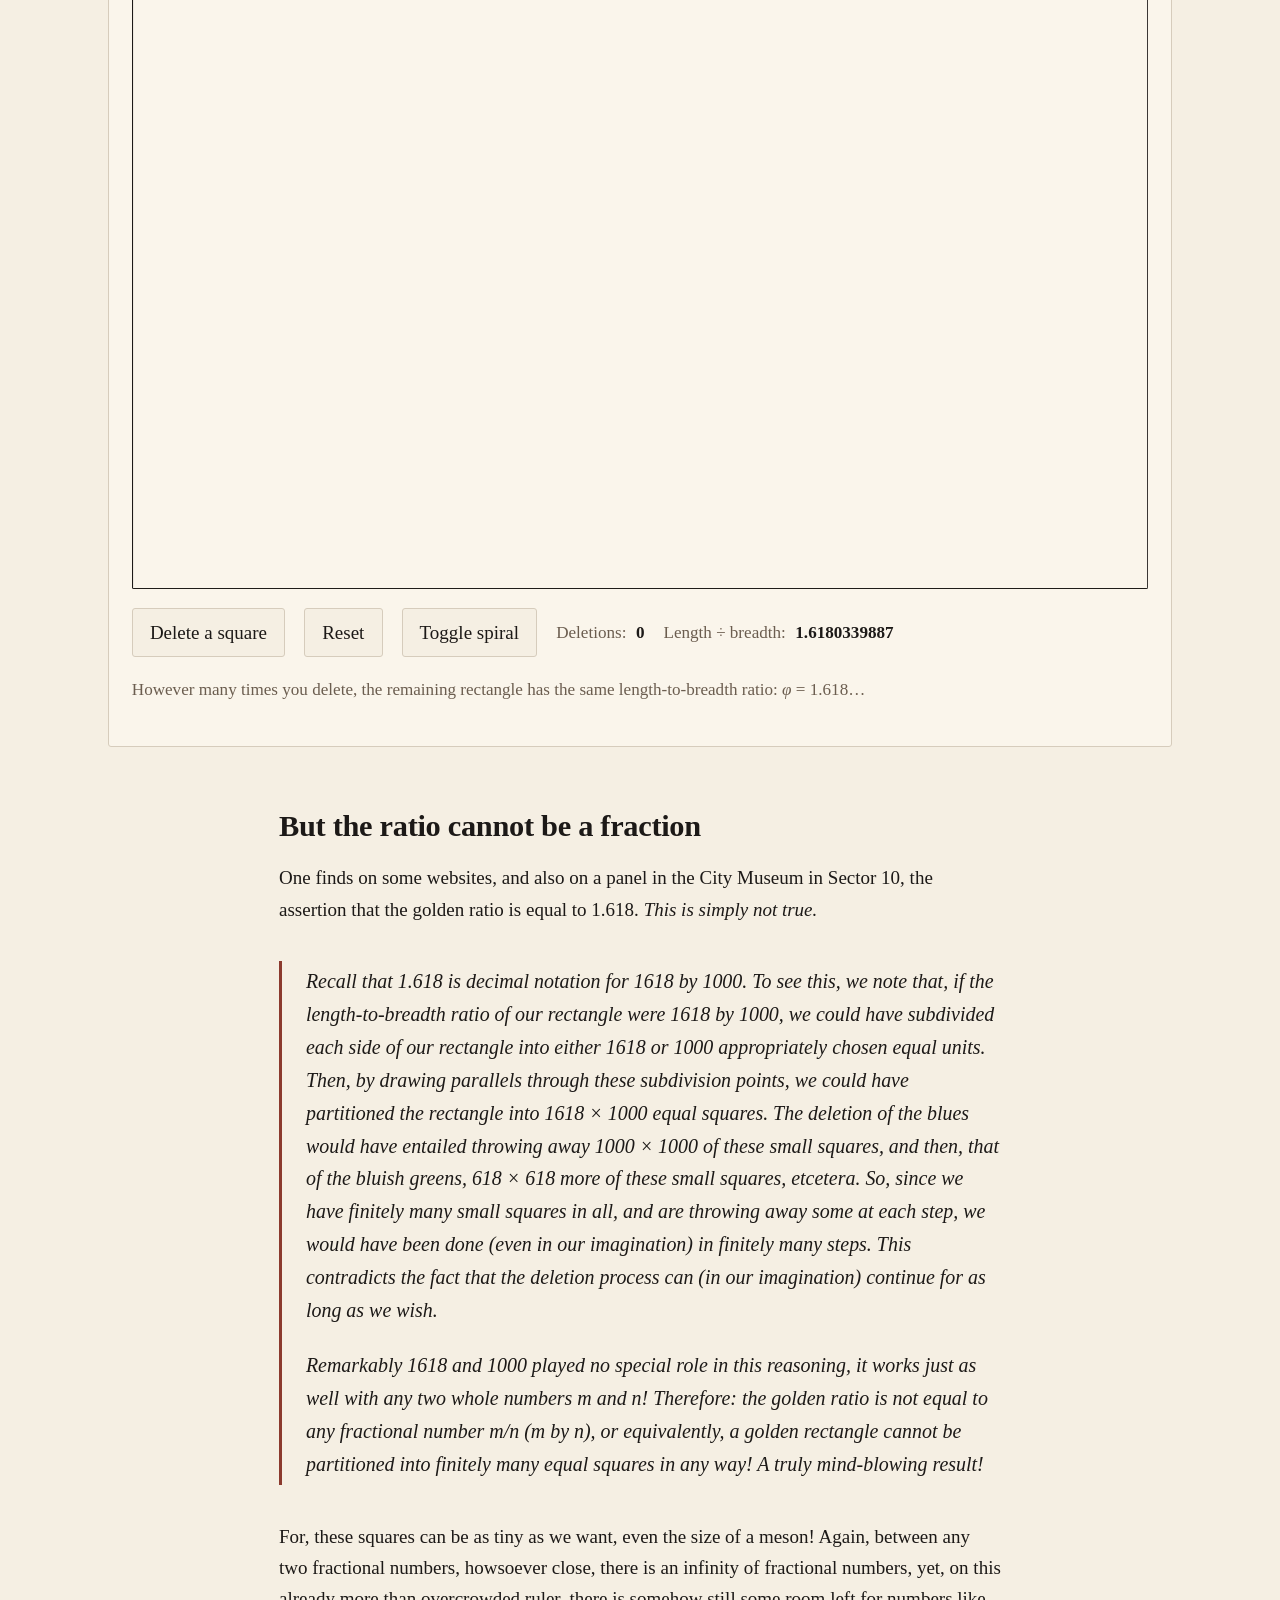
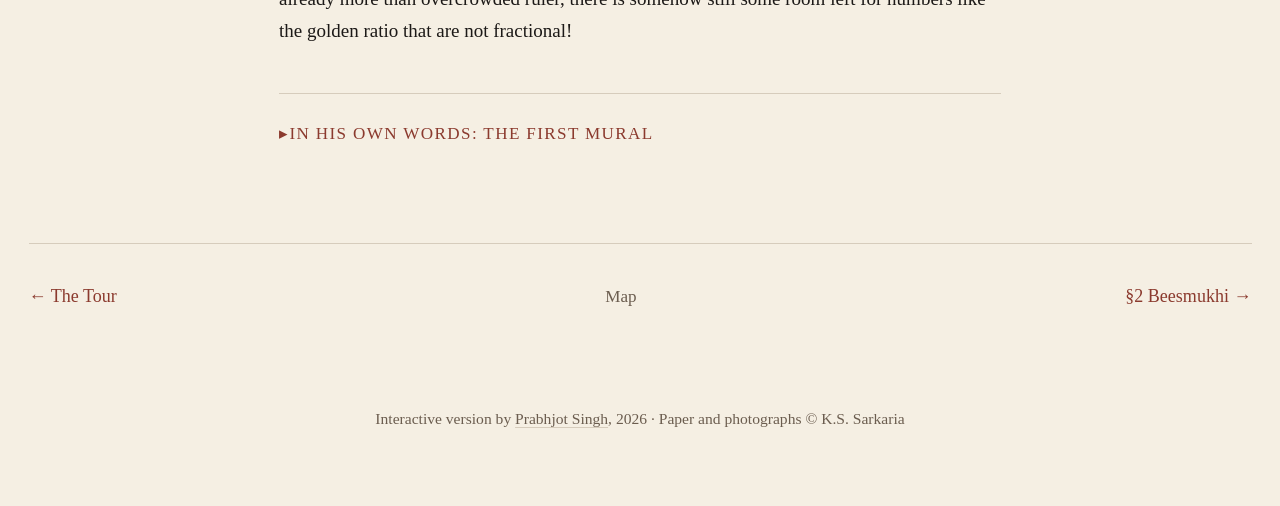
<file: mural.html>
<!DOCTYPE html>
<html lang="en">
<head>
  <meta charset="UTF-8">
  <meta name="viewport" content="width=device-width, initial-scale=1.0">
  <title>§1 Perfectly proportioned — 213, 16A</title>
  <meta name="description" content="The golden-rectangle mural at the front door of 213, 16A — and a proof that the golden ratio is irrational.">
  <link rel="stylesheet" href="assets/css/site.css">
</head>
<body>
  <header class="site-header">
    <a class="brand" href="index.html">213, 16A</a>
    <nav>
      <a href="index.html">The Tour</a>
    </nav>
  </header>

  <main>
    <article>
      <p class="eyebrow">§1 · Front door</p>
      <h1>Perfectly proportioned</h1>

      <figure class="photo">
        <img src="assets/photos/213-001-001.jpg" alt="Close-up of one of the front-door murals: blue, green, and ochre rectangles spiralling inwards to a small white square.">
        <figcaption>One of the two front-door murals. Each deleted square is a different colour.</figcaption>
      </figure>

      <div class="prose">
        <blockquote>
          <p>The defining property of a <em>golden rectangle</em> is that, if we delete from it a square on a smaller side, then we are left with a similar rectangle, i.e., one having the same length-to-breadth ratio, and this ratio, that is, the common length-to-breadth ratio of all golden rectangles, is called <em>the golden ratio</em>.</p>
        </blockquote>

        <p>
          The two murals near the front door depict golden rectangles. Deleting the blues gives a smaller golden rectangle, then, by throwing away the bluish greens, another which is still smaller, and after three more deletions, one arrives finally in these murals at the tiny white rectangles. What the spiralling in these murals is intended to evoke is that, in our God-given unlimited imagination, there is, just as clearly, no need to stop, now or ever. <em>We can continue deleting a square on a smaller side for as long as we wish!</em>
        </p>
      </div>

      <section class="interactive" aria-label="Interactive golden rectangle">
        <h2>Delete the squares yourself</h2>
        <div class="canvas-wrap">
          <svg id="rectSvg" viewBox="0 0 1000 618" preserveAspectRatio="xMidYMid meet" role="img" aria-label="Golden rectangle with nested squares.">
            <rect x="0" y="0" width="1000" height="618" fill="#faf5eb" stroke="#1c1917" stroke-width="2"/>
            <g id="squaresLayer"></g>
            <path id="spiralPath" d="" fill="none" stroke="#8b3a2e" stroke-width="2" stroke-dasharray="0"/>
            <rect id="currentRect" x="0" y="0" width="1000" height="618" fill="none" stroke="#1c1917" stroke-width="2"/>
          </svg>
        </div>
        <div class="controls">
          <button id="stepBtn" type="button">Delete a square</button>
          <button id="resetBtn" type="button">Reset</button>
          <button id="spiralBtn" type="button">Toggle spiral</button>
          <label>Deletions: <span class="readout" id="countReadout">0</span></label>
          <label>Length ÷ breadth: <span class="readout" id="ratioReadout">1.6180339887</span></label>
        </div>
        <p class="muted" style="margin-top: 1rem; font-size: 0.9rem;">
          However many times you delete, the remaining rectangle has the same length-to-breadth ratio: <em>φ</em> = 1.618…
        </p>
      </section>

      <div class="prose">
        <h2>But the ratio cannot be a fraction</h2>
        <p>
          One finds on some websites, and also on a panel in the City Museum in Sector 10, the assertion that the golden ratio is equal to 1.618. <em>This is simply not true.</em>
        </p>
        <blockquote>
          <p>
            Recall that 1.618 is decimal notation for 1618 by 1000. To see this, we note that, if the length-to-breadth ratio of our rectangle were 1618 by 1000, we could have subdivided each side of our rectangle into either 1618 or 1000 appropriately chosen equal units. Then, by drawing parallels through these subdivision points, we could have partitioned the rectangle into 1618 × 1000 equal squares. The deletion of the blues would have entailed throwing away 1000 × 1000 of these small squares, and then, that of the bluish greens, 618 × 618 more of these small squares, etcetera. So, since we have <em>finitely</em> many small squares in all, and are throwing away some at each step, we would have been done (even in our imagination) in <em>finitely</em> many steps. This contradicts the fact that the deletion process can (in our imagination) continue for as long as we wish.
          </p>
          <p>
            Remarkably 1618 and 1000 played no special role in this reasoning, it works just as well with any two whole numbers <span class="math">m</span> and <span class="math">n</span>! Therefore: <em>the golden ratio is not equal to any fractional number <span class="math">m/n</span> (<span class="math">m</span> by <span class="math">n</span>)</em>, or equivalently, <em>a golden rectangle cannot be partitioned into finitely many equal squares in any way!</em> A truly mind-blowing result!
          </p>
        </blockquote>
        <p>
          For, these squares can be as tiny as we want, even the size of a meson! Again, between any two fractional numbers, howsoever close, there is an infinity of fractional numbers, yet, on this already more than overcrowded ruler, there is somehow still some room left for numbers like the golden ratio that are not fractional!
        </p>
      </div>

      <details class="his-words">
        <summary>In his own words: the first mural</summary>
        <div class="content">
          <p>
            Indeed, the inherent limitations of masonry, or for that matter, any practical form of visual representation, clearly dictate that one would need to stop, sooner or later, at some point or the other. However, what the spiralling in these murals is intended to evoke is that, in our God-given unlimited imagination, there is, just as clearly, no need to stop, now or ever.
          </p>
          <p>
            And therein, in this evoked idea, as I'll presently show, lies the real beauty of these depictions, a beauty which transcends by far their mere visuals, and in my humble, but admittedly prejudiced, mathematician's opinion, is far more fetching than anything the best painter has ever painted, or the best poet ever written.
          </p>
          <p>
            In fact these 'mere visuals' already have — as you can confirm from the web — a huge fan following. From Phidias, through Leonardo da Vinci, to Le Corbusier, the architect who planned Chandigarh, the proportions of the golden rectangle have been raved about by all sorts of aesthetes, with Corbusier even opining that the navel divides a perfectly proportioned human body in the golden ratio, and then the two parts in turn are divided in the same ratio at the throat and the knees respectively.
          </p>
        </div>
      </details>

      <nav class="section-footer">
        <a class="prev" href="index.html">The Tour</a>
        <a class="tour-home" href="index.html">Map</a>
        <a class="next" href="beesmukhi.html">§2 Beesmukhi</a>
      </nav>
    </article>
  </main>

  <footer class="site-footer">
    <p>Interactive version by <a href="https://github.com/prabhjot-singh/kssarkaria-213">Prabhjot Singh</a>, 2026 · Paper and photographs © K.S. Sarkaria</p>
  </footer>

  <script>
    const PHI = (1 + Math.sqrt(5)) / 2;
    const palette = [
      "#7a9ab6", "#8fa987", "#c9a55c", "#5e8584",
      "#a98361", "#9dab7e", "#6b8ba8", "#bd986a",
      "#8fa987", "#c9a55c"
    ];
    const MAX_STEPS = 10;

    const svgNS = "http://www.w3.org/2000/svg";
    const squaresLayer = document.getElementById("squaresLayer");
    const currentRect = document.getElementById("currentRect");
    const spiralPath = document.getElementById("spiralPath");
    const countReadout = document.getElementById("countReadout");
    const ratioReadout = document.getElementById("ratioReadout");
    const stepBtn = document.getElementById("stepBtn");
    const resetBtn = document.getElementById("resetBtn");
    const spiralBtn = document.getElementById("spiralBtn");

    let state;

    function reset() {
      state = {
        rect: { x: 0, y: 0, w: 1000, h: 1000 / PHI },
        side: 0, // 0 left, 1 top, 2 right, 3 bottom
        steps: 0,
        squares: [],
        arcs: []
      };
      squaresLayer.innerHTML = "";
      spiralPath.setAttribute("d", "");
      currentRect.setAttribute("x", state.rect.x);
      currentRect.setAttribute("y", state.rect.y);
      currentRect.setAttribute("width", state.rect.w);
      currentRect.setAttribute("height", state.rect.h);
      countReadout.textContent = "0";
      ratioReadout.textContent = PHI.toFixed(10);
      stepBtn.disabled = false;
    }

    function step() {
      if (state.steps >= MAX_STEPS) return;
      const r = state.rect;
      const s = Math.min(r.w, r.h);
      let sq, newRect, arcStart, arcEnd, arcCenter;

      if (state.side === 0) {
        sq = { x: r.x, y: r.y, s };
        newRect = { x: r.x + s, y: r.y, w: r.w - s, h: r.h };
        arcCenter = { x: sq.x + sq.s, y: sq.y + sq.s };
        arcStart = { x: sq.x + sq.s, y: sq.y };
        arcEnd = { x: sq.x, y: sq.y + sq.s };
      } else if (state.side === 1) {
        sq = { x: r.x, y: r.y, s };
        newRect = { x: r.x, y: r.y + s, w: r.w, h: r.h - s };
        arcCenter = { x: sq.x + sq.s, y: sq.y + sq.s };
        arcStart = { x: sq.x + sq.s, y: sq.y };
        arcEnd = { x: sq.x, y: sq.y + sq.s };
      } else if (state.side === 2) {
        sq = { x: r.x + r.w - s, y: r.y, s };
        newRect = { x: r.x, y: r.y, w: r.w - s, h: r.h };
        arcCenter = { x: sq.x, y: sq.y + sq.s };
        arcStart = { x: sq.x + sq.s, y: sq.y + sq.s };
        arcEnd = { x: sq.x, y: sq.y };
      } else {
        sq = { x: r.x, y: r.y + r.h - s, s };
        newRect = { x: r.x, y: r.y, w: r.w, h: r.h - s };
        arcCenter = { x: sq.x, y: sq.y };
        arcStart = { x: sq.x, y: sq.y + sq.s };
        arcEnd = { x: sq.x + sq.s, y: sq.y };
      }

      const rect = document.createElementNS(svgNS, "rect");
      rect.setAttribute("x", sq.x);
      rect.setAttribute("y", sq.y);
      rect.setAttribute("width", sq.s);
      rect.setAttribute("height", sq.s);
      rect.setAttribute("fill", palette[state.steps % palette.length]);
      rect.setAttribute("stroke", "#1c1917");
      rect.setAttribute("stroke-width", "1.5");
      rect.setAttribute("opacity", "0");
      squaresLayer.appendChild(rect);
      requestAnimationFrame(() => {
        rect.style.transition = "opacity 0.4s ease";
        rect.setAttribute("opacity", "0.92");
      });

      state.squares.push(sq);
      state.arcs.push({ start: arcStart, end: arcEnd, center: arcCenter, r: sq.s });
      state.rect = newRect;
      state.side = (state.side + 1) % 4;
      state.steps += 1;

      currentRect.setAttribute("x", newRect.x);
      currentRect.setAttribute("y", newRect.y);
      currentRect.setAttribute("width", newRect.w);
      currentRect.setAttribute("height", newRect.h);

      countReadout.textContent = state.steps;
      const ratio = Math.max(newRect.w, newRect.h) / Math.min(newRect.w, newRect.h);
      ratioReadout.textContent = ratio.toFixed(10);

      if (spiralShown) drawSpiral();
      if (state.steps >= MAX_STEPS) stepBtn.disabled = true;
    }

    let spiralShown = false;
    function drawSpiral() {
      if (!state.arcs.length) { spiralPath.setAttribute("d", ""); return; }
      let d = "";
      state.arcs.forEach((a, i) => {
        if (i === 0) d += `M ${a.start.x} ${a.start.y} `;
        d += `A ${a.r} ${a.r} 0 0 1 ${a.end.x} ${a.end.y} `;
      });
      spiralPath.setAttribute("d", d);
    }

    stepBtn.addEventListener("click", step);
    resetBtn.addEventListener("click", reset);
    spiralBtn.addEventListener("click", () => {
      spiralShown = !spiralShown;
      if (spiralShown) drawSpiral();
      else spiralPath.setAttribute("d", "");
    });

    reset();
  </script>
</body>
</html>
</file>
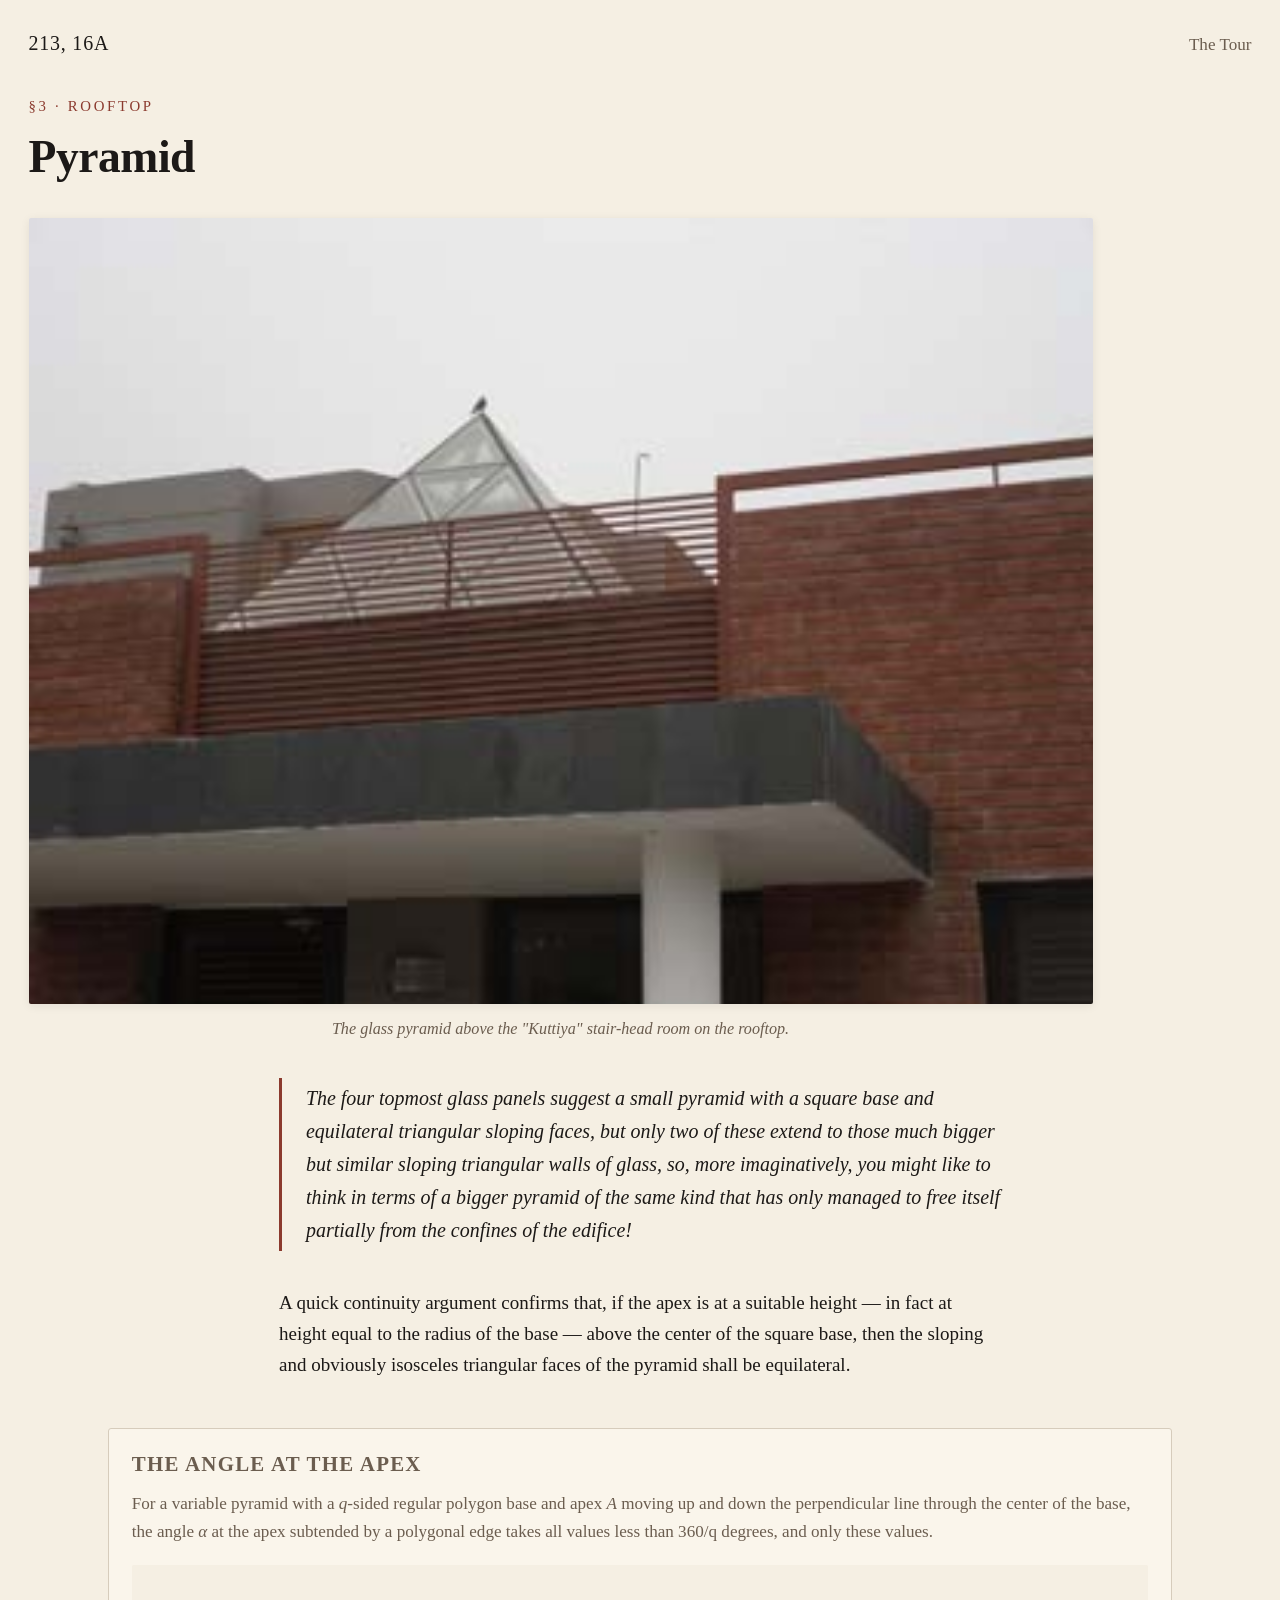
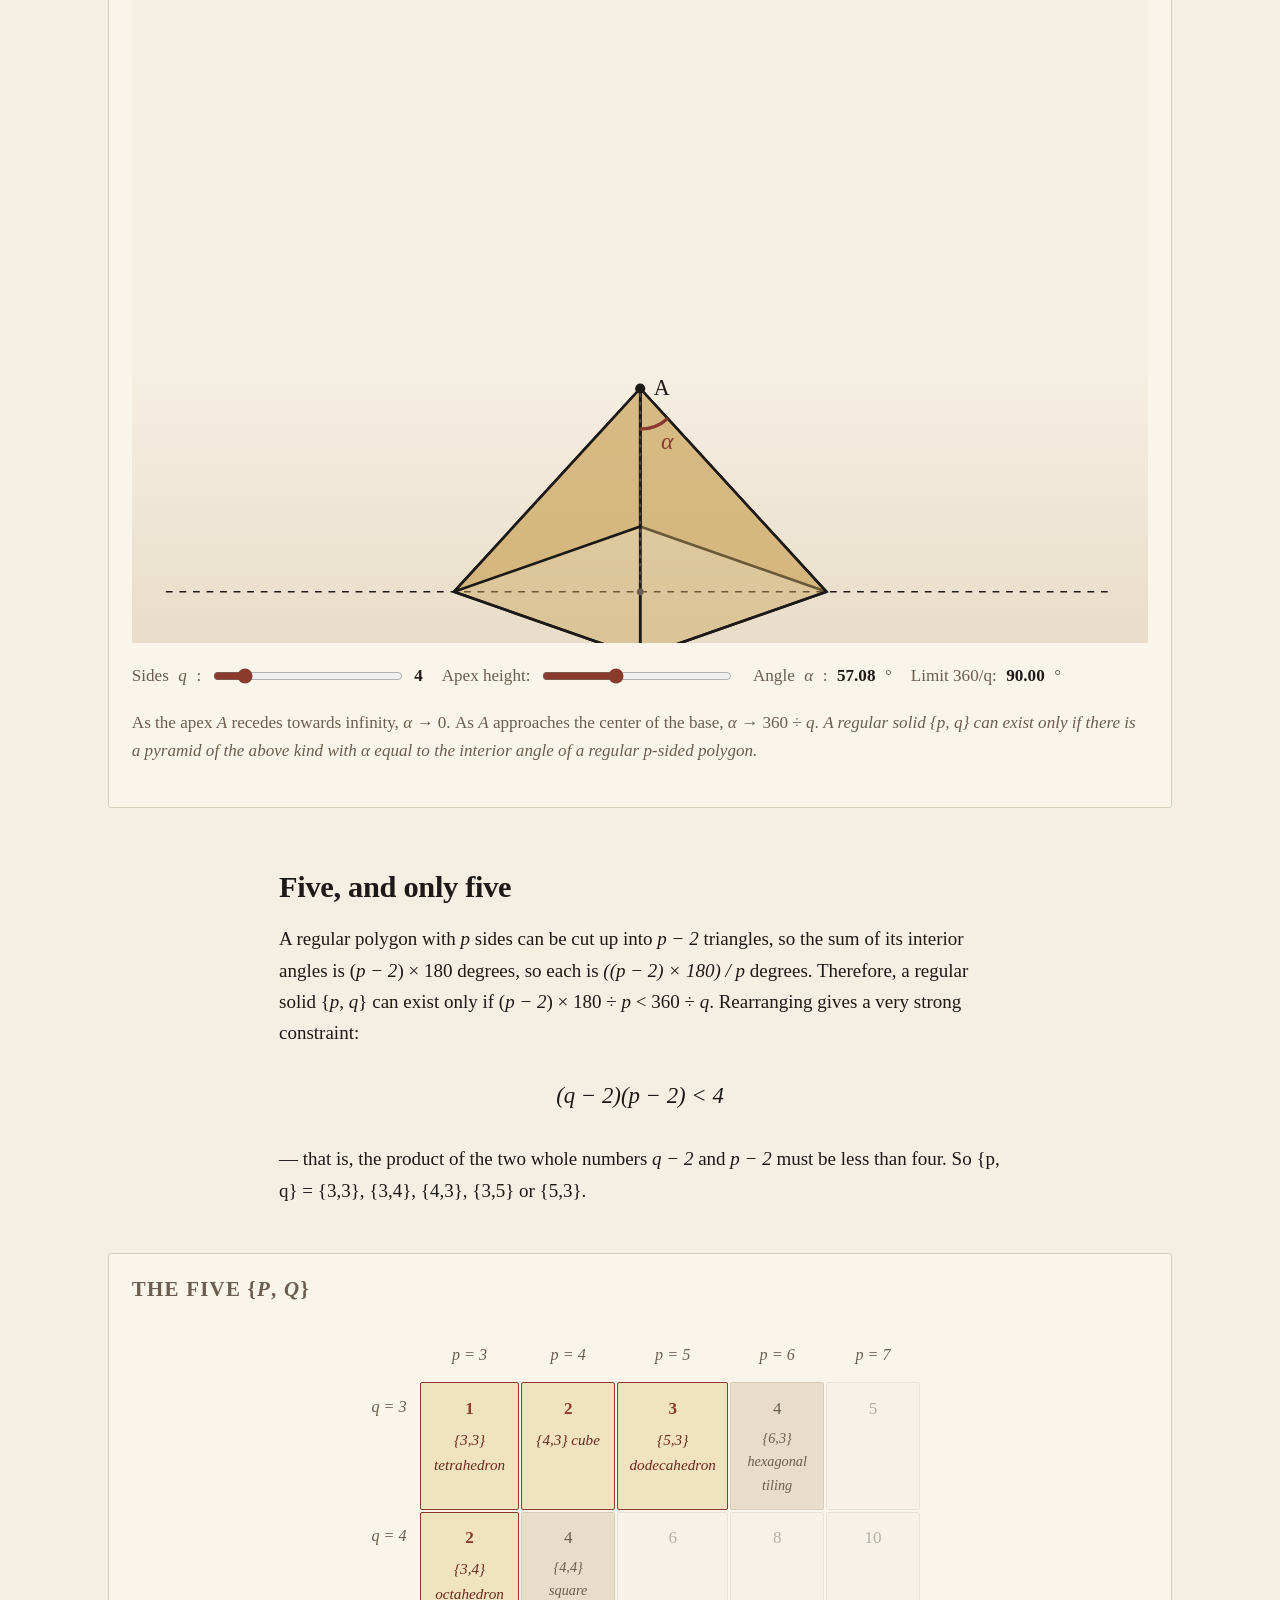
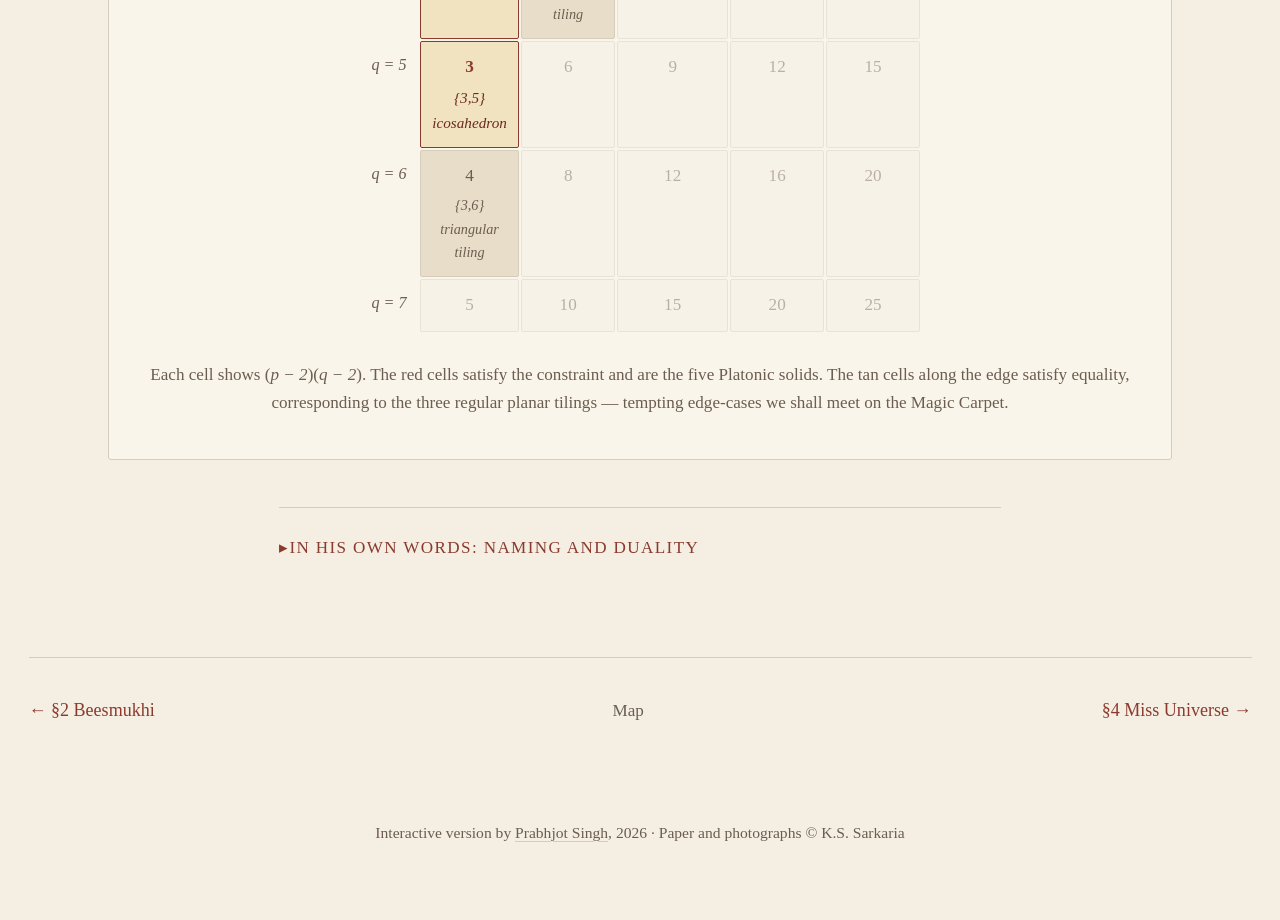
<file: pyramid.html>
<!DOCTYPE html>
<html lang="en">
<head>
  <meta charset="UTF-8">
  <meta name="viewport" content="width=device-width, initial-scale=1.0">
  <title>§3 Pyramid — 213, 16A</title>
  <meta name="description" content="The rooftop glass pyramid at 213, 16A — and the classification of the five regular solids.">
  <link rel="stylesheet" href="assets/css/site.css">
  <style>
    .pq-grid {
      display: grid;
      grid-template-columns: auto repeat(5, 1fr);
      gap: 2px;
      max-width: 560px;
      margin: 1.5rem auto;
      font-family: inherit;
    }
    .pq-grid > div {
      padding: 0.6rem;
      text-align: center;
      background: var(--bg);
      border-radius: 2px;
    }
    .pq-grid .hdr {
      background: transparent;
      color: var(--ink-muted);
      font-size: 0.85rem;
      font-style: italic;
    }
    .pq-grid .cell {
      background: var(--bg);
      border: 1px solid var(--rule);
      font-variant-numeric: oldstyle-nums tabular-nums;
    }
    .pq-grid .cell .prod { font-size: 0.9rem; color: var(--ink-muted); }
    .pq-grid .cell.valid {
      background: #f1e2c0;
      border-color: var(--brick);
      color: var(--ink);
    }
    .pq-grid .cell.valid .prod { color: var(--brick); font-weight: 600; }
    .pq-grid .cell.valid .name {
      display: block;
      font-size: 0.8rem;
      color: var(--brick-dark);
      margin-top: 0.2rem;
      font-style: italic;
    }
    .pq-grid .cell.edge {
      background: #e8ddc8;
    }
    .pq-grid .cell.edge .name {
      display: block;
      font-size: 0.75rem;
      color: var(--ink-muted);
      margin-top: 0.2rem;
      font-style: italic;
    }
    .pq-grid .cell.invalid { opacity: 0.45; }

    .pyramid-svg { background: linear-gradient(180deg, #f5efe3 60%, #e8ddc8 100%); }
  </style>
</head>
<body>
  <header class="site-header">
    <a class="brand" href="index.html">213, 16A</a>
    <nav><a href="index.html">The Tour</a></nav>
  </header>

  <main>
    <article>
      <p class="eyebrow">§3 · Rooftop</p>
      <h1>Pyramid</h1>

      <figure class="photo">
        <img src="assets/photos/213-005-010.jpg" alt="A glass-panelled pyramid on the rooftop of a brick house, framed by brick parapets.">
        <figcaption>The glass pyramid above the "Kuttiya" stair-head room on the rooftop.</figcaption>
      </figure>

      <div class="prose">
        <blockquote>
          <p>
            The four topmost glass panels suggest a small pyramid with a square base and equilateral triangular sloping faces, but only two of these extend to those much bigger but similar sloping triangular walls of glass, so, more imaginatively, you might like to think in terms of a bigger pyramid of the same kind that has only managed to free itself partially from the confines of the edifice!
          </p>
        </blockquote>

        <p>
          A quick continuity argument confirms that, if the apex is at a suitable height — in fact at height equal to the radius of the base — above the center of the square base, then the sloping and obviously isosceles triangular faces of the pyramid shall be equilateral.
        </p>
      </div>

      <section class="interactive" aria-label="Variable pyramid interactive">
        <h2>The angle at the apex</h2>
        <p class="muted" style="font-size: 0.9rem; margin-bottom: 1rem;">
          For a variable pyramid with a <em>q</em>-sided regular polygon base and apex <em>A</em> moving up and down the perpendicular line through the center of the base, the angle <em>α</em> at the apex subtended by a polygonal edge takes all values less than 360/q degrees, and only these values.
        </p>
        <div class="canvas-wrap">
          <svg id="pyramidSvg" class="pyramid-svg" viewBox="0 0 600 400" preserveAspectRatio="xMidYMid meet" role="img">
            <!-- ground -->
            <line x1="20" y1="370" x2="580" y2="370" stroke="#1c1917" stroke-width="1" stroke-dasharray="4 4"/>
            <!-- pyramid geometry drawn from JS -->
            <g id="pyramidGroup"></g>
          </svg>
        </div>
        <div class="controls">
          <label>Sides <em>q</em>: <input id="qSlider" type="range" min="3" max="10" step="1" value="4"><span class="readout" id="qReadout">4</span></label>
          <label>Apex height: <input id="hSlider" type="range" min="10" max="300" step="1" value="120"></label>
          <label>Angle <em>α</em>: <span class="readout" id="alphaReadout">—</span>°</label>
          <label>Limit 360/q: <span class="readout" id="limitReadout">—</span>°</label>
        </div>
        <p class="muted" style="font-size:0.9rem;margin-top:1rem;">
          As the apex <em>A</em> recedes towards infinity, <em>α</em> → 0. As <em>A</em> approaches the center of the base, <em>α</em> → 360 ÷ <em>q</em>. <em>A regular solid {p, q} can exist only if there is a pyramid of the above kind with α equal to the interior angle of a regular p-sided polygon.</em>
        </p>
      </section>

      <div class="prose">
        <h2>Five, and only five</h2>
        <p>
          A regular polygon with <em>p</em> sides can be cut up into <em>p − 2</em> triangles, so the sum of its interior angles is (<em>p − 2</em>) × 180 degrees, so each is <em>((p − 2) × 180) / p</em> degrees. Therefore, a regular solid {<em>p, q</em>} can exist only if (<em>p − 2</em>) × 180 ÷ <em>p</em> &lt; 360 ÷ <em>q</em>. Rearranging gives a very strong constraint:
        </p>
        <p style="text-align:center; font-size: 1.2rem; margin: 1.5rem 0;">
          <em>(q − 2)(p − 2) &lt; 4</em>
        </p>
        <p>
          — that is, the product of the two whole numbers <em>q − 2</em> and <em>p − 2</em> must be less than four. So {p, q} = {3,3}, {3,4}, {4,3}, {3,5} or {5,3}.
        </p>
      </div>

      <section class="interactive" aria-label="The five regular solids grid">
        <h2>The five {<em>p</em>, <em>q</em>}</h2>
        <div class="pq-grid" id="pqGrid"></div>
        <p class="muted" style="font-size: 0.9rem; text-align: center;">
          Each cell shows (<em>p − 2</em>)(<em>q − 2</em>). The red cells satisfy the constraint and are the five Platonic solids. The tan cells along the edge satisfy equality, corresponding to the three regular planar tilings — tempting edge-cases we shall meet on the Magic Carpet.
        </p>
      </section>

      <details class="his-words">
        <summary>In his own words: naming and duality</summary>
        <div class="content">
          <p>
            These five beauties are all there in this house! That "white-washed temple" on the rockery was a {3,3} (did you notice?), and we've discussed "Beesmukhi" = {3,5} at length, and this glass "Pyramid" (believe me!) is really the tip of a big {3,4} trying to free itself from the confines of this edifice. On the first-floor terrace, there are the "Eyes" or the skylights of that new and skew ground-floor living room. These depict the two pieces of a {4,3} (cube) that one obtains when it is cut perpendicularly to its main diagonal, and there is much of interest that can be said about these hexagonal sections, as well as the grills showing beneath them.
          </p>
          <p>
            The {5,3} is also in the house, but as befits its special metaphysical significance, in a different avatar.
          </p>
          <p>
            To mop up note that, given any {p, q} we can make a {q, p}: for each vertex of {p, q} take the regular polygon whose vertices are the q centers of the incident faces; the solid enclosed by all these polygons is a {q, p}. So by this method we can also make a {5, 3} or <em>dodecahedron</em> (twelve regular pentagonal faces, three at each vertex) and {4, 3} or <em>hexahedron</em> (six square faces, three at each vertex), respectively. The otherwise so rich English language has, very curiously, a popular synonym, <em>cube</em>, only for the regular solid {4, 3}.
          </p>
        </div>
      </details>

      <nav class="section-footer">
        <a class="prev" href="beesmukhi.html">§2 Beesmukhi</a>
        <a class="tour-home" href="index.html">Map</a>
        <a class="next" href="eyes.html">§4 Miss Universe</a>
      </nav>
    </article>
  </main>

  <footer class="site-footer">
    <p>Interactive version by <a href="https://github.com/prabhjot-singh/kssarkaria-213">Prabhjot Singh</a>, 2026 · Paper and photographs © K.S. Sarkaria</p>
  </footer>

  <script>
    // Variable pyramid SVG interactive
    const svg = document.getElementById("pyramidSvg");
    const group = document.getElementById("pyramidGroup");
    const qSlider = document.getElementById("qSlider");
    const hSlider = document.getElementById("hSlider");
    const qReadout = document.getElementById("qReadout");
    const alphaReadout = document.getElementById("alphaReadout");
    const limitReadout = document.getElementById("limitReadout");

    function renderPyramid() {
      const q = parseInt(qSlider.value);
      const h = parseInt(hSlider.value);
      qReadout.textContent = q;

      const cx = 300, cy = 370; // base center on ground
      const baseR = 110; // base radius (half-diameter of polygon)

      // Base polygon vertices (projected for side-on-ish view with slight perspective)
      // We'll use a 2D projection: polygon viewed at angle, so we show an ellipse.
      const tilt = 0.35; // y-compression of base
      const basePts = [];
      for (let i = 0; i < q; i++) {
        const theta = (2 * Math.PI * i) / q - Math.PI / 2;
        basePts.push({
          x: cx + baseR * Math.cos(theta),
          y: cy + baseR * tilt * Math.sin(theta),
          angle: theta
        });
      }

      // Apex position
      const apex = { x: cx, y: cy - h };

      // Edge length from apex to base vertex
      // In 3D: apex at (0, 0, h), base vertex at (r cos θ, r sin θ, 0)
      // Edge length = sqrt(r² + h²). We use 3D true values for angle calculation.
      // Angle α at apex subtended by one polygon edge:
      // Two adjacent base vertices v1, v2 both at distance sqrt(r² + h²) from apex
      // Edge between them has length 2r sin(π/q)
      // α = 2 arcsin( (r sin(π/q)) / sqrt(r² + h²) )
      const r3d = 1.0;
      const h3d = h / 110; // same scale
      const edgeHalf = r3d * Math.sin(Math.PI / q);
      const slant = Math.sqrt(r3d * r3d + h3d * h3d);
      const alpha = 2 * Math.asin(edgeHalf / slant) * 180 / Math.PI;
      const limit = 360 / q;

      alphaReadout.textContent = alpha.toFixed(2);
      limitReadout.textContent = limit.toFixed(2);

      // Build SVG
      let html = "";
      // Back half of base (dashed)
      const backPath = basePts.map((p, i) => {
        const prev = basePts[(i - 1 + q) % q];
        if (p.y < cy - 2 && prev.y < cy - 2) return `M ${prev.x} ${prev.y} L ${p.x} ${p.y}`;
        return "";
      }).join(" ");
      html += `<path d="${backPath}" stroke="#1c1917" stroke-width="1" fill="none" stroke-dasharray="3 3" opacity="0.5"/>`;

      // Lines from apex to back vertices (dashed)
      basePts.forEach(p => {
        if (p.y < cy - 2) {
          html += `<line x1="${apex.x}" y1="${apex.y}" x2="${p.x}" y2="${p.y}" stroke="#1c1917" stroke-width="1" stroke-dasharray="3 3" opacity="0.5"/>`;
        }
      });

      // Filled front faces
      basePts.forEach((p, i) => {
        const next = basePts[(i + 1) % q];
        if (p.y >= cy - 2 || next.y >= cy - 2) {
          html += `<polygon points="${apex.x},${apex.y} ${p.x},${p.y} ${next.x},${next.y}" fill="#c9a55c" fill-opacity="0.45" stroke="#1c1917" stroke-width="1.5"/>`;
        }
      });

      // Base outline (front)
      const frontPath = basePts.map((p, i) => {
        const prev = basePts[(i - 1 + q) % q];
        if (p.y >= cy - 2 && prev.y >= cy - 2) return `M ${prev.x} ${prev.y} L ${p.x} ${p.y}`;
        return "";
      }).join(" ");
      html += `<path d="${frontPath}" stroke="#1c1917" stroke-width="1.6" fill="none"/>`;

      // Apex dot
      html += `<circle cx="${apex.x}" cy="${apex.y}" r="3" fill="#1c1917"/>`;
      html += `<text x="${apex.x + 8}" y="${apex.y + 4}" font-size="13" fill="#1c1917">A</text>`;

      // Base center marker
      html += `<circle cx="${cx}" cy="${cy}" r="2" fill="#6b5d4f"/>`;
      html += `<line x1="${cx}" y1="${cy}" x2="${apex.x}" y2="${apex.y}" stroke="#6b5d4f" stroke-width="1" stroke-dasharray="2 3" opacity="0.7"/>`;

      // Angle α arc at apex: between two "front-most" edges
      // Pick the two front vertices closest to the bottom
      const sorted = basePts.slice().sort((a, b) => b.y - a.y);
      if (sorted.length >= 2) {
        const v1 = sorted[0], v2 = sorted[1];
        const ang1 = Math.atan2(v1.y - apex.y, v1.x - apex.x);
        const ang2 = Math.atan2(v2.y - apex.y, v2.x - apex.x);
        const arcR = 24;
        const sweep = Math.abs(ang2 - ang1) > Math.PI ? 1 : 0;
        const startA = Math.min(ang1, ang2);
        const endA = Math.max(ang1, ang2);
        const startX = apex.x + arcR * Math.cos(startA);
        const startY = apex.y + arcR * Math.sin(startA);
        const endX = apex.x + arcR * Math.cos(endA);
        const endY = apex.y + arcR * Math.sin(endA);
        html += `<path d="M ${startX} ${startY} A ${arcR} ${arcR} 0 0 1 ${endX} ${endY}" fill="none" stroke="#8b3a2e" stroke-width="2"/>`;
        // label
        const midA = (startA + endA) / 2;
        html += `<text x="${apex.x + (arcR + 10) * Math.cos(midA)}" y="${apex.y + (arcR + 10) * Math.sin(midA) + 4}" font-size="14" fill="#8b3a2e" font-style="italic">α</text>`;
      }

      group.innerHTML = html;
    }
    qSlider.addEventListener("input", renderPyramid);
    hSlider.addEventListener("input", renderPyramid);
    renderPyramid();

    // {p, q} grid
    const pqGrid = document.getElementById("pqGrid");
    const solidName = {
      "3,3": "tetrahedron",
      "3,4": "octahedron",
      "4,3": "cube",
      "3,5": "icosahedron",
      "5,3": "dodecahedron",
      "3,6": "triangular tiling",
      "6,3": "hexagonal tiling",
      "4,4": "square tiling"
    };
    function grid() {
      let html = "";
      html += `<div class="hdr"></div>`;
      for (let p = 3; p <= 7; p++) html += `<div class="hdr"><em>p</em> = ${p}</div>`;
      for (let q = 3; q <= 7; q++) {
        html += `<div class="hdr"><em>q</em> = ${q}</div>`;
        for (let p = 3; p <= 7; p++) {
          const prod = (p - 2) * (q - 2);
          const key = `${p},${q}`;
          let cls = "cell";
          if (prod < 4) cls += " valid";
          else if (prod === 4) cls += " edge";
          else cls += " invalid";
          const name = solidName[key];
          html += `<div class="${cls}">
            <div class="prod">${prod}</div>
            ${name ? `<span class="name">{${p},${q}} ${name}</span>` : ""}
          </div>`;
        }
      }
      pqGrid.innerHTML = html;
    }
    grid();
  </script>
</body>
</html>
</file>
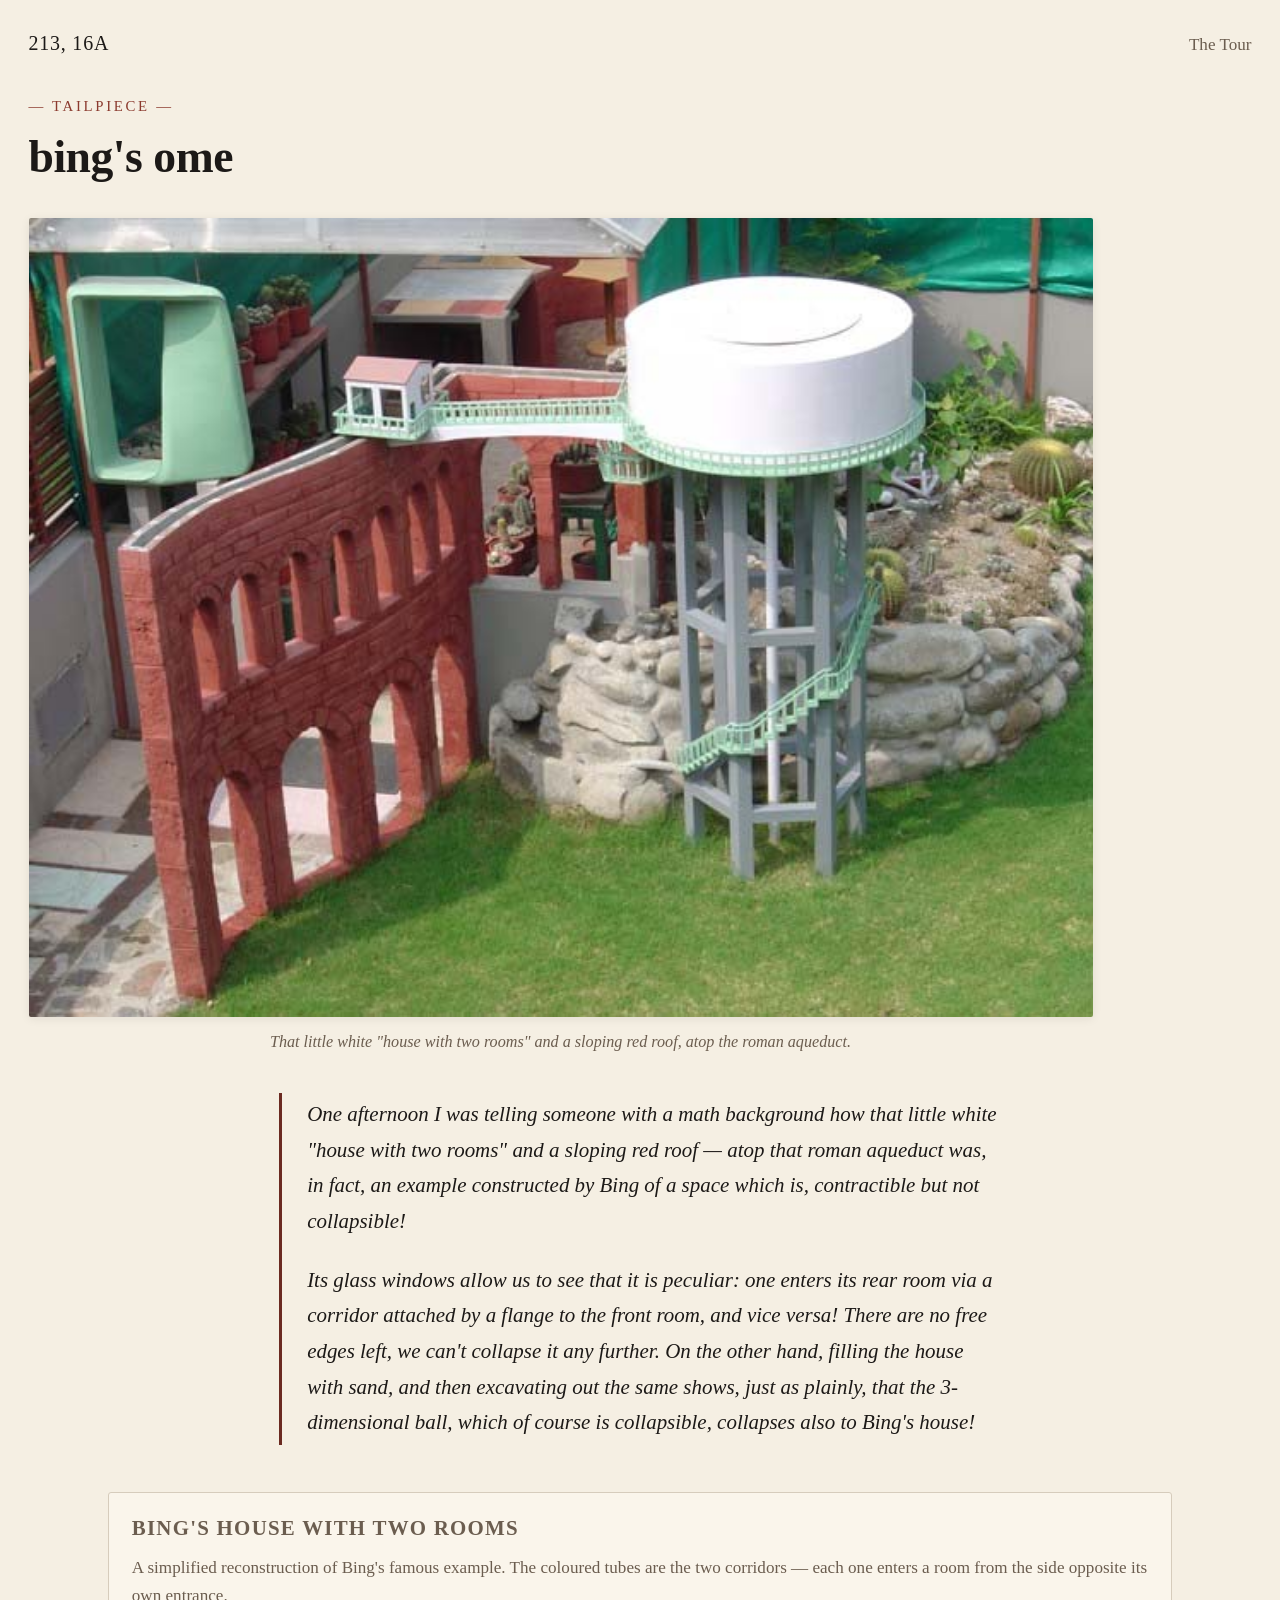
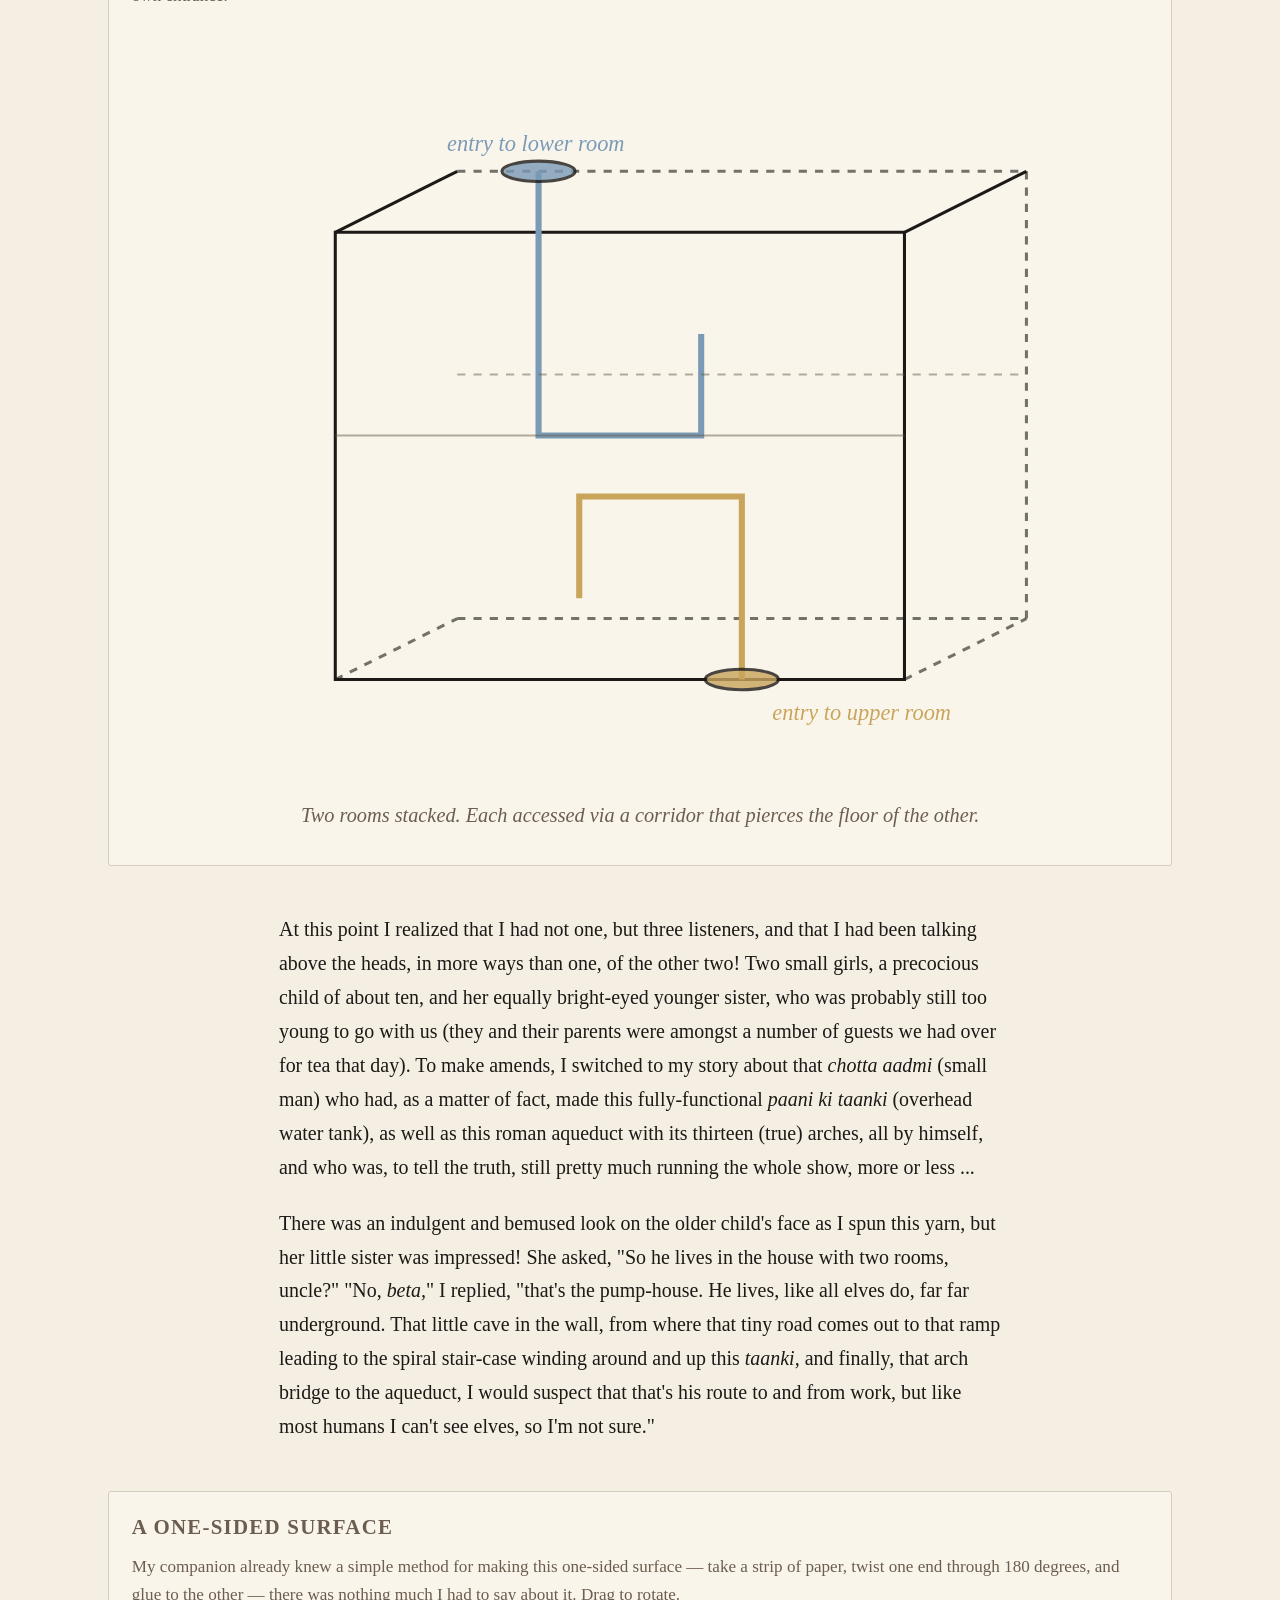
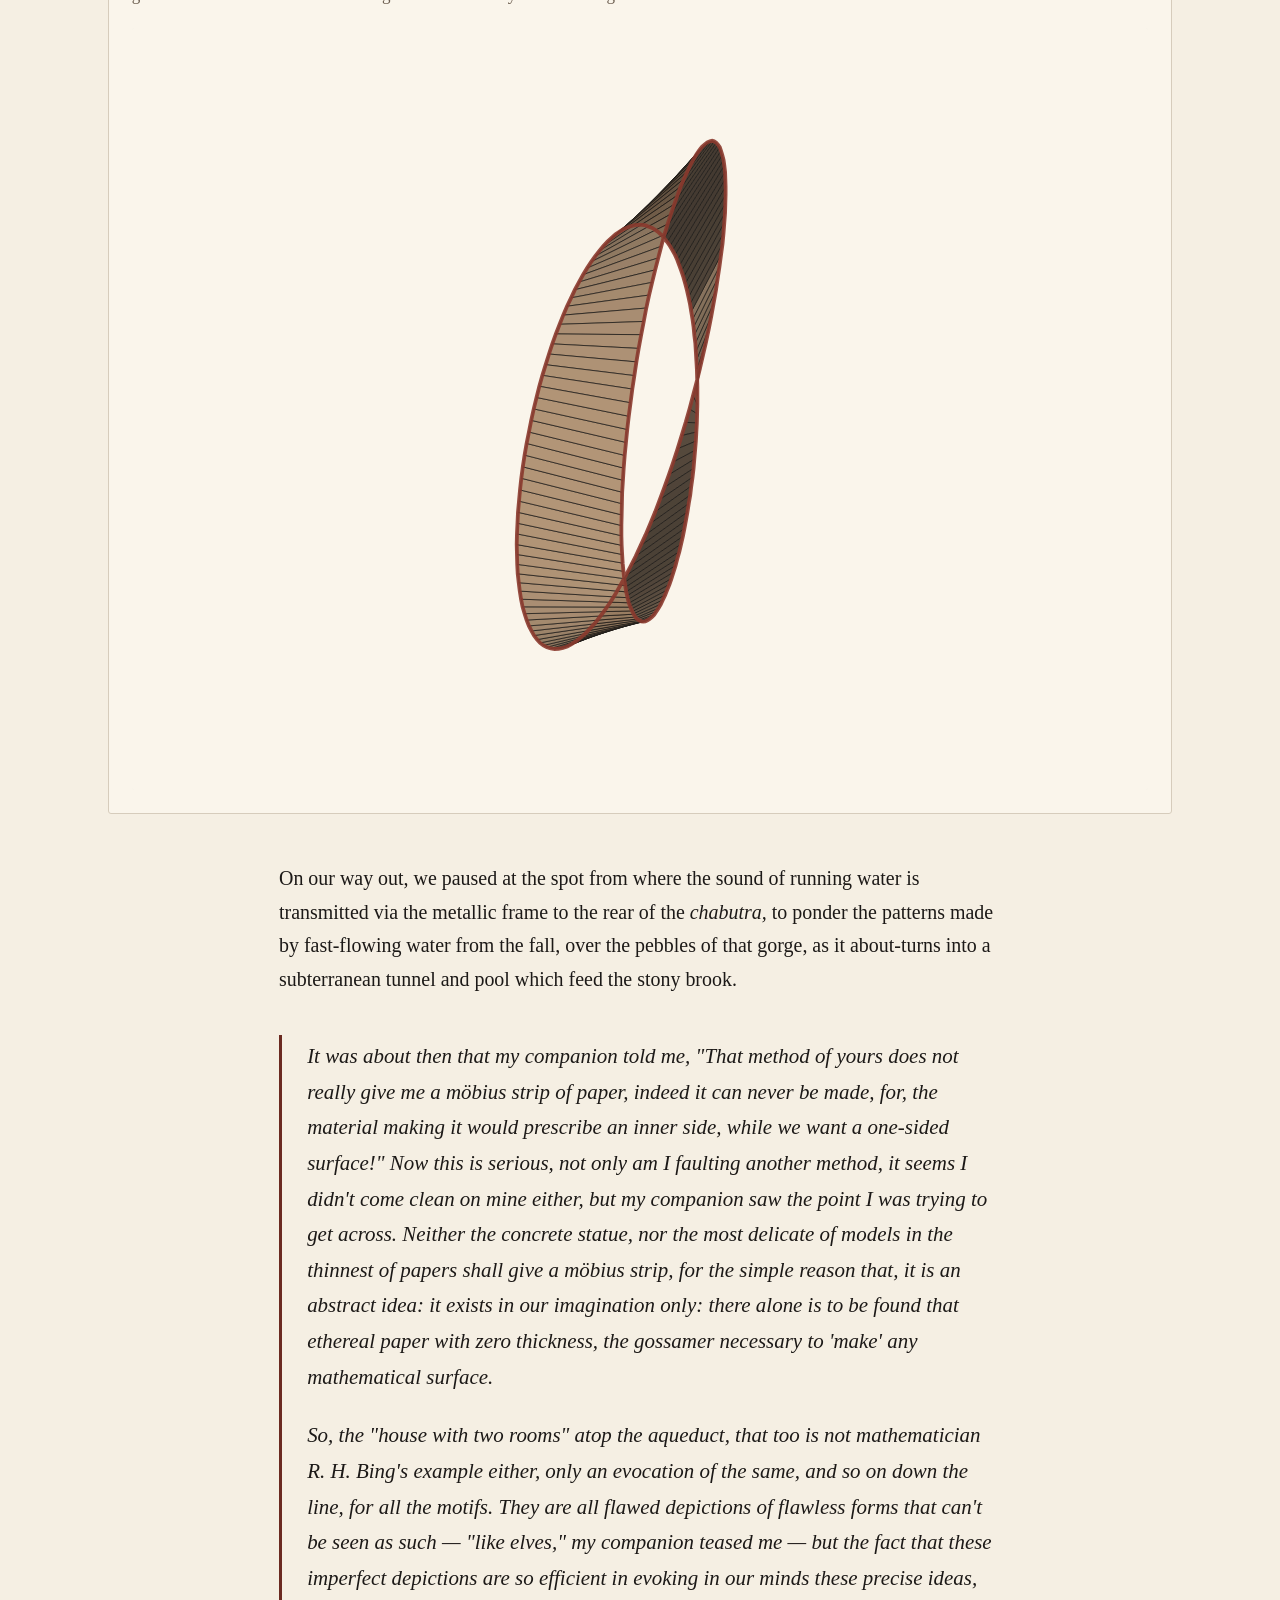
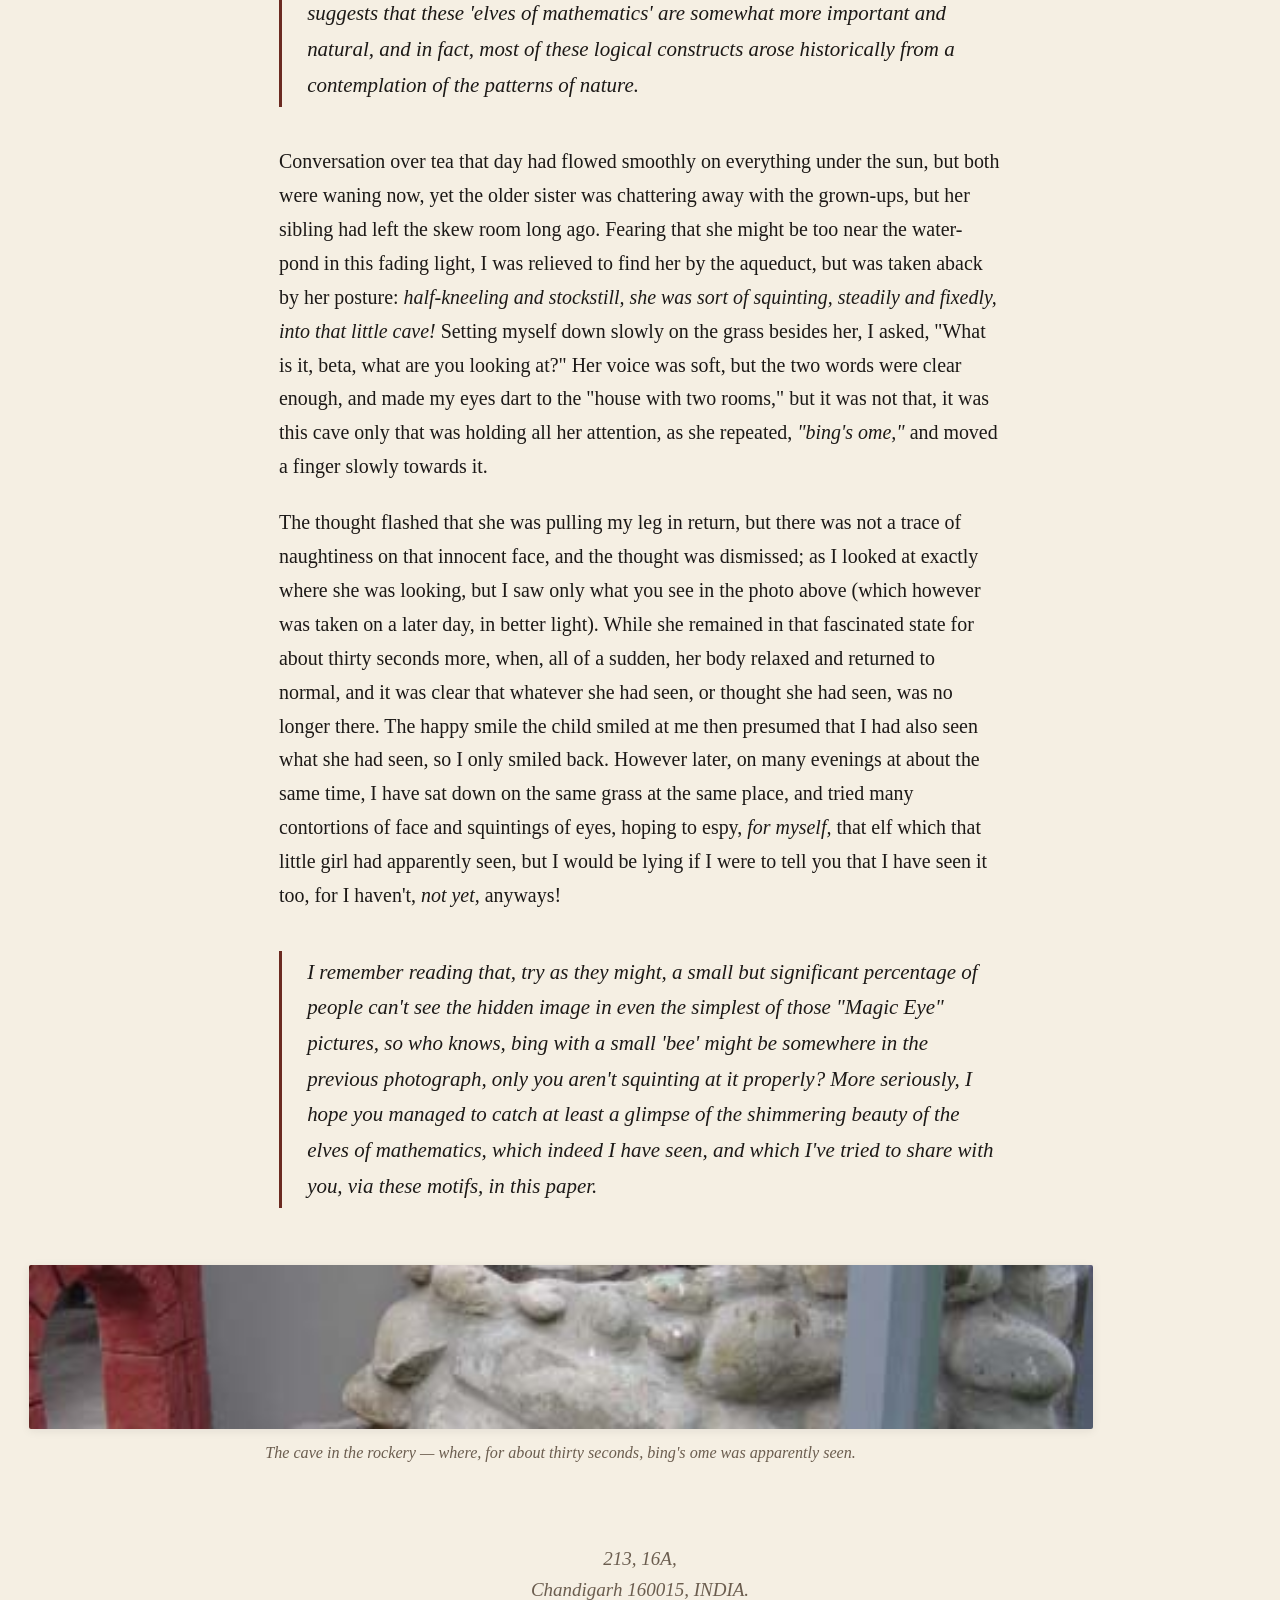
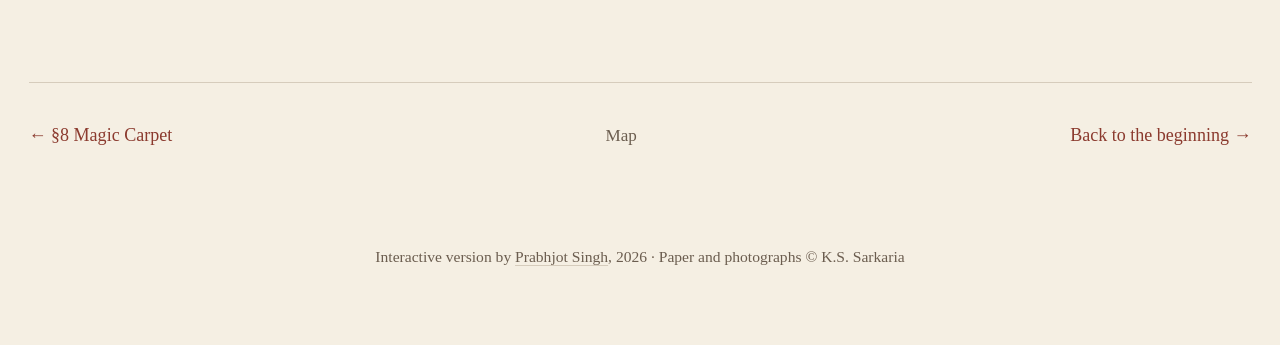
<file: tailpiece.html>
<!DOCTYPE html>
<html lang="en">
<head>
  <meta charset="UTF-8">
  <meta name="viewport" content="width=device-width, initial-scale=1.0">
  <title>Tailpiece — bing's ome — 213, 16A</title>
  <meta name="description" content="The closing passage of the tour of 213, 16A. Bing's house, the Möbius strip, and a child who saw an elf.">
  <link rel="stylesheet" href="assets/css/site.css">
  <style>
    .bings-house-svg { background: #faf5eb; display: block; margin: 0 auto; }
    .mobius-svg { background: #faf5eb; display: block; margin: 0 auto; cursor: grab; user-select: none; touch-action: none; }
    .mobius-svg:active { cursor: grabbing; }
    .closing {
      font-size: 1.05rem;
      line-height: 1.7;
    }
    .closing blockquote {
      border-left-color: var(--brick-dark);
    }
  </style>
</head>
<body>
  <header class="site-header">
    <a class="brand" href="index.html">213, 16A</a>
    <nav><a href="index.html">The Tour</a></nav>
  </header>

  <main>
    <article>
      <p class="eyebrow">— Tailpiece —</p>
      <h1>bing's ome</h1>

      <figure class="photo">
        <img src="assets/photos/213-033-063.jpg" alt="A small white concrete house with a red sloping roof perched atop a brick aqueduct in a garden — the 'house with two rooms'.">
        <figcaption>That little white "house with two rooms" and a sloping red roof, atop the roman aqueduct.</figcaption>
      </figure>

      <div class="prose closing">
        <blockquote>
          <p>
            One afternoon I was telling someone with a math background how that little white "house with two rooms" and a sloping red roof — atop that roman aqueduct was, in fact, an example constructed by Bing of a space which is, <em>contractible but not collapsible!</em>
          </p>
          <p>
            Its glass windows allow us to see that it is peculiar: <em>one enters its rear room via a corridor attached by a flange to the front room, and vice versa!</em> There are no free edges left, we can't collapse it any further. On the other hand, filling the house with sand, and then excavating out the same shows, just as plainly, that the 3-dimensional ball, which of course is collapsible, collapses also to Bing's house!
          </p>
        </blockquote>
      </div>

      <section class="interactive" aria-label="Bing's house">
        <h2>Bing's house with two rooms</h2>
        <p class="muted" style="font-size: 0.9rem;">
          A simplified reconstruction of Bing's famous example. The coloured tubes are the two corridors — each one enters a room from the side opposite its own entrance.
        </p>
        <div class="canvas-wrap">
          <svg class="bings-house-svg" viewBox="0 0 500 400" width="500" height="400" role="img">
            <!-- Outer box (the house) -->
            <g stroke="#1c1917" stroke-width="1.5" fill="none">
              <!-- front face (trapezoid with perspective) -->
              <path d="M 100 100 L 380 100 L 380 320 L 100 320 Z" fill="#faf5eb"/>
              <!-- back face lines (dashed) -->
              <path d="M 160 70 L 440 70 L 440 290 L 160 290" stroke-dasharray="4 4" opacity="0.6"/>
              <!-- top edges -->
              <line x1="100" y1="100" x2="160" y2="70"/>
              <line x1="380" y1="100" x2="440" y2="70"/>
              <!-- right edges -->
              <line x1="380" y1="320" x2="440" y2="290" stroke-dasharray="4 4" opacity="0.6"/>
              <line x1="100" y1="320" x2="160" y2="290" stroke-dasharray="4 4" opacity="0.6"/>

              <!-- Top corridor (blue): enters from top, descends into lower room -->
              <path d="M 200 70 L 200 200 L 280 200 L 280 150" stroke="#7a9ab6" stroke-width="3" fill="none"/>
              <!-- opening at top -->
              <ellipse cx="200" cy="70" rx="18" ry="5" fill="#7a9ab6" opacity="0.8"/>
              <!-- Lower dividing floor separating the two rooms (partial) -->
              <line x1="100" y1="200" x2="380" y2="200" stroke="#6b5d4f" stroke-width="1" opacity="0.5"/>
              <line x1="160" y1="170" x2="440" y2="170" stroke="#6b5d4f" stroke-width="1" opacity="0.5" stroke-dasharray="4 4"/>

              <!-- Bottom corridor (orange): enters from bottom, ascends into upper room -->
              <path d="M 300 320 L 300 230 L 220 230 L 220 280" stroke="#c9a55c" stroke-width="3" fill="none"/>
              <ellipse cx="300" cy="320" rx="18" ry="5" fill="#c9a55c" opacity="0.8"/>
            </g>

            <text x="155" y="60" font-size="11" fill="#7a9ab6" font-style="italic">entry to lower room</text>
            <text x="315" y="340" font-size="11" fill="#c9a55c" font-style="italic">entry to upper room</text>
            <text x="250" y="390" font-size="10" fill="#6b5d4f" font-style="italic" text-anchor="middle">Two rooms stacked. Each accessed via a corridor that pierces the floor of the other.</text>
          </svg>
        </div>
      </section>

      <div class="prose closing">
        <p>
          At this point I realized that I had not one, but three listeners, and that I had been talking above the heads, in more ways than one, of the other two! Two small girls, a precocious child of about ten, and her equally bright-eyed younger sister, who was probably still too young to go with us (they and their parents were amongst a number of guests we had over for tea that day). To make amends, I switched to my story about that <em>chotta aadmi</em> (small man) who had, as a matter of fact, made this fully-functional <em>paani ki taanki</em> (overhead water tank), as well as this roman aqueduct with its thirteen (true) arches, all by himself, and who was, to tell the truth, still pretty much running the whole show, more or less ...
        </p>
        <p>
          There was an indulgent and bemused look on the older child's face as I spun this yarn, but her little sister was impressed! She asked, "So he lives in the house with two rooms, uncle?" "No, <em>beta,</em>" I replied, "that's the pump-house. He lives, like all elves do, far far underground. That little cave in the wall, from where that tiny road comes out to that ramp leading to the spiral stair-case winding around and up this <em>taanki,</em> and finally, that arch bridge to the aqueduct, I would suspect that that's his route to and from work, but like most humans I can't see elves, so I'm not sure."
        </p>
      </div>

      <section class="interactive" aria-label="Möbius strip">
        <h2>A one-sided surface</h2>
        <p class="muted" style="font-size: 0.9rem;">
          My companion already knew a simple method for making this one-sided surface — take a strip of paper, twist one end through 180 degrees, and glue to the other — there was nothing much I had to say about it. Drag to rotate.
        </p>
        <div class="canvas-wrap">
          <svg class="mobius-svg" id="mobiusSvg" viewBox="-200 -150 400 300" width="400" height="300" role="img">
            <g id="mobiusGroup"></g>
          </svg>
        </div>
      </section>

      <div class="prose closing">
        <p>
          On our way out, we paused at the spot from where the sound of running water is transmitted via the metallic frame to the rear of the <em>chabutra,</em> to ponder the patterns made by fast-flowing water from the fall, over the pebbles of that gorge, as it about-turns into a subterranean tunnel and pool which feed the stony brook.
        </p>
        <blockquote>
          <p>
            It was about then that my companion told me, "That method of yours does not really give me a möbius strip of paper, indeed it can <em>never</em> be made, for, the material making it would prescribe an inner side, while we want a one-sided surface!" Now this is serious, not only am I faulting another method, it seems I didn't come clean on mine either, but my companion saw the point I was trying to get across. Neither the concrete statue, nor the most delicate of models in the thinnest of papers shall give a möbius strip, for the simple reason that, <em>it is an abstract idea: it exists in our imagination only</em>: there alone is to be found that ethereal paper with zero thickness, the gossamer necessary to 'make' any mathematical surface.
          </p>
          <p>
            So, the "house with two rooms" atop the aqueduct, that too is not mathematician R. H. Bing's example either, only an evocation of the same, and so on down the line, for <em>all</em> the motifs. They are all flawed depictions of flawless forms that can't be seen as such — <em>"like elves,"</em> my companion teased me — but the fact that these imperfect depictions are so efficient in evoking in our minds these precise ideas, suggests that these 'elves of mathematics' are somewhat more important and natural, and in fact, most of these logical constructs arose historically from a contemplation of the patterns of nature.
          </p>
        </blockquote>
      </div>

      <div class="prose closing">
        <p>
          Conversation over tea that day had flowed smoothly on everything under the sun, but both were waning now, yet the older sister was chattering away with the grown-ups, but her sibling had left the skew room long ago. Fearing that she might be too near the water-pond in this fading light, I was relieved to find her by the aqueduct, but was taken aback by her posture: <em>half-kneeling and stockstill, she was sort of squinting, steadily and fixedly, into that little cave!</em> Setting myself down slowly on the grass besides her, I asked, "What is it, beta, what are you looking at?" Her voice was soft, but the two words were clear enough, and made my eyes dart to the "house with two rooms," but it was not that, it was this cave only that was holding all her attention, as she repeated, <em>"bing's ome,"</em> and moved a finger slowly towards it.
        </p>
        <p>
          The thought flashed that she was pulling my leg in return, but there was not a trace of naughtiness on that innocent face, and the thought was dismissed; as I looked at exactly where she was looking, but I saw only what you see in the photo above (which however was taken on a later day, in better light). While she remained in that fascinated state for about thirty seconds more, when, all of a sudden, her body relaxed and returned to normal, and it was clear that whatever she had seen, or thought she had seen, was no longer there. The happy smile the child smiled at me then presumed that I had also seen what she had seen, so I only smiled back. However later, on many evenings at about the same time, I have sat down on the same grass at the same place, and tried many contortions of face and squintings of eyes, hoping to espy, <em>for myself,</em> that elf which that little girl had apparently seen, but I would be lying if I were to tell you that I have seen it too, for I haven't, <em>not yet,</em> anyways!
        </p>
        <blockquote>
          <p>
            I remember reading that, try as they might, a small but significant percentage of people can't see the hidden image in even the simplest of those <em>"Magic Eye"</em> pictures, so who knows, <em>bing with a small 'bee'</em> might be somewhere in the previous photograph, only you aren't squinting at it properly? More seriously, I hope you managed to catch at least a glimpse of the shimmering beauty of the elves of mathematics, which indeed I <em>have</em> seen, and which I've tried to share with you, via these motifs, in this paper.
          </p>
        </blockquote>
      </div>

      <figure class="photo" style="margin-top: 3rem;">
        <img src="assets/photos/213-036-073.jpg" alt="A close view of the cave in the rockery.">
        <figcaption style="font-style: italic; color: var(--ink-muted);">
          The cave in the rockery — where, for about thirty seconds, bing's ome was apparently seen.
        </figcaption>
      </figure>

      <p class="center" style="margin: 4rem 0 1rem; color: var(--ink-muted); font-style: italic;">
        213, 16A,<br>
        Chandigarh 160015, INDIA.
      </p>

      <nav class="section-footer">
        <a class="prev" href="magiccarpet.html">§8 Magic Carpet</a>
        <a class="tour-home" href="index.html">Map</a>
        <a class="next" href="index.html">Back to the beginning</a>
      </nav>
    </article>
  </main>

  <footer class="site-footer">
    <p>Interactive version by <a href="https://github.com/prabhjot-singh/kssarkaria-213">Prabhjot Singh</a>, 2026 · Paper and photographs © K.S. Sarkaria</p>
  </footer>

  <script>
    /* Möbius strip — parametric wire-frame renderer with drag-to-rotate. */
    const mobiusSvg = document.getElementById("mobiusSvg");
    const mobiusGroup = document.getElementById("mobiusGroup");
    const svgNS = "http://www.w3.org/2000/svg";

    let rx = 0.35, ry = 0.25;

    function rotate3(p, rx, ry) {
      const [x, y, z] = p;
      const cy = Math.cos(ry), sy = Math.sin(ry);
      let x1 = x * cy + z * sy;
      let z1 = -x * sy + z * cy;
      let y1 = y;
      const cx = Math.cos(rx), sx = Math.sin(rx);
      let y2 = y1 * cx - z1 * sx;
      let z2 = y1 * sx + z1 * cx;
      return [x1, y2, z2];
    }
    function project(p) {
      const depth = 5;
      const f = depth / (depth - p[2] * 0.15);
      return [p[0] * 60 * f, -p[1] * 60 * f, p[2]];
    }

    function renderMobius() {
      // Parametrise: u ∈ [0, 2π], v ∈ [-0.35, 0.35]
      const R = 1.5;
      const segs = 120;
      const points = [];
      for (let i = 0; i <= segs; i++) {
        const u = (i / segs) * 2 * Math.PI;
        for (const v of [-0.35, 0.35]) {
          const x = (R + v * Math.cos(u / 2)) * Math.cos(u);
          const y = (R + v * Math.cos(u / 2)) * Math.sin(u);
          const z = v * Math.sin(u / 2);
          points.push([x, y, z]);
        }
      }

      // Build quads sorted back-to-front
      const quads = [];
      for (let i = 0; i < segs; i++) {
        const a = points[i * 2];
        const b = points[i * 2 + 1];
        const c = points[(i + 1) * 2 + 1];
        const d = points[(i + 1) * 2];
        const tA = rotate3(a, rx, ry);
        const tB = rotate3(b, rx, ry);
        const tC = rotate3(c, rx, ry);
        const tD = rotate3(d, rx, ry);
        const avgZ = (tA[2] + tB[2] + tC[2] + tD[2]) / 4;
        const pA = project(tA), pB = project(tB), pC = project(tC), pD = project(tD);
        // Shade based on facing direction (simple)
        const u1 = [pB[0]-pA[0], pB[1]-pA[1]];
        const v1 = [pD[0]-pA[0], pD[1]-pA[1]];
        const crossZ = u1[0]*v1[1] - u1[1]*v1[0];
        const brightness = 0.45 + 0.35 * Math.tanh(crossZ / 100);
        const shade = Math.round(brightness * 220);
        quads.push({ avgZ, pts: [pA, pB, pC, pD], color: `rgb(${shade},${Math.round(shade*0.82)},${Math.round(shade*0.64)})` });
      }
      quads.sort((a, b) => a.avgZ - b.avgZ);

      let html = "";
      quads.forEach(q => {
        const pts = q.pts.map(p => `${p[0].toFixed(1)},${p[1].toFixed(1)}`).join(" ");
        html += `<polygon points="${pts}" fill="${q.color}" stroke="#1c1917" stroke-width="0.3" opacity="0.92"/>`;
      });
      // boundary curve: trace the single edge
      let edgePath = "";
      for (let i = 0; i <= segs * 2; i++) {
        const u = (i / segs) * 2 * Math.PI;
        const v = 0.35;
        const x = (R + v * Math.cos(u / 2)) * Math.cos(u);
        const y = (R + v * Math.cos(u / 2)) * Math.sin(u);
        const z = v * Math.sin(u / 2);
        const p = project(rotate3([x, y, z], rx, ry));
        edgePath += (i === 0 ? "M " : "L ") + p[0].toFixed(1) + " " + p[1].toFixed(1) + " ";
      }
      html += `<path d="${edgePath}" fill="none" stroke="#8b3a2e" stroke-width="1.5" opacity="0.9"/>`;
      mobiusGroup.innerHTML = html;
    }

    let auto = true;
    let lastT = 0;
    function loop(t) {
      const dt = (t - lastT) / 1000;
      lastT = t;
      if (auto) { ry += dt * 0.35; rx += dt * 0.1; }
      renderMobius();
      requestAnimationFrame(loop);
    }
    requestAnimationFrame(loop);

    let dragging = false, lastX = 0, lastY = 0;
    function start(e) {
      dragging = true; auto = false;
      const t = e.touches ? e.touches[0] : e;
      lastX = t.clientX; lastY = t.clientY;
    }
    function move(e) {
      if (!dragging) return;
      e.preventDefault();
      const t = e.touches ? e.touches[0] : e;
      ry += (t.clientX - lastX) * 0.01;
      rx += (t.clientY - lastY) * 0.01;
      lastX = t.clientX; lastY = t.clientY;
    }
    function end() { dragging = false; }
    mobiusSvg.addEventListener("mousedown", start);
    window.addEventListener("mousemove", move);
    window.addEventListener("mouseup", end);
    mobiusSvg.addEventListener("touchstart", start, { passive: false });
    window.addEventListener("touchmove", move, { passive: false });
    window.addEventListener("touchend", end);
  </script>
</body>
</html>
</file>
<file: assets/css/site.css>
/* 213, 16A — design system
   Warm paper aesthetic, no external font loads, no trackers. */

:root {
  --bg: #f5efe3;
  --bg-raised: #faf5eb;
  --ink: #1c1917;
  --ink-muted: #6b5d4f;
  --ink-faint: #a69684;
  --brick: #8b3a2e;
  --brick-dark: #6b2a21;
  --mural-blue: #6b8ba8;
  --mural-green: #7a9670;
  --mural-ochre: #c9a55c;
  --rule: #d6ccbc;
  --rule-soft: #e8ddc8;
  --shadow: rgba(28, 25, 23, 0.08);
  --max-prose: 38rem;
  --max-wide: 56rem;
  --max-full: 72rem;
}

* { box-sizing: border-box; }

html {
  background: var(--bg);
  color: var(--ink);
  font-family: "Iowan Old Style", "Palatino Linotype", Palatino, "Book Antiqua", Georgia, serif;
  font-feature-settings: "kern", "liga", "onum";
  font-size: 18px;
  line-height: 1.65;
  text-rendering: optimizeLegibility;
  -webkit-font-smoothing: antialiased;
}

@media (min-width: 800px) { html { font-size: 19px; } }

body {
  margin: 0;
  min-height: 100vh;
  display: flex;
  flex-direction: column;
}

a {
  color: var(--brick);
  text-decoration: underline;
  text-decoration-color: var(--rule);
  text-decoration-thickness: 1px;
  text-underline-offset: 3px;
  transition: text-decoration-color 0.15s ease;
}
a:hover { text-decoration-color: var(--brick); }

h1, h2, h3, h4 {
  font-weight: 600;
  line-height: 1.2;
  letter-spacing: -0.01em;
  color: var(--ink);
}

h1 { font-size: 2.4rem; margin: 0 0 0.4em; }
h2 { font-size: 1.6rem; margin: 2em 0 0.6em; }
h3 { font-size: 1.25rem; margin: 1.6em 0 0.4em; }

p, ul, ol { margin: 0 0 1.1em; }
em, i { font-style: italic; }
strong, b { font-weight: 600; }

small { color: var(--ink-muted); font-size: 0.85em; }

/* Layout */
.site-header {
  padding: 1.4rem 1.5rem 0.8rem;
  max-width: var(--max-full);
  margin: 0 auto;
  width: 100%;
  display: flex;
  justify-content: space-between;
  align-items: baseline;
  gap: 1rem;
  flex-wrap: wrap;
}
.site-header .brand {
  font-size: 1.05rem;
  letter-spacing: 0.04em;
  color: var(--ink);
  text-decoration: none;
  font-variant-numeric: oldstyle-nums;
}
.site-header .brand:hover { color: var(--brick); }
.site-header nav {
  font-size: 0.9rem;
  color: var(--ink-muted);
}
.site-header nav a {
  color: var(--ink-muted);
  margin-left: 1rem;
  text-decoration: none;
}
.site-header nav a:hover { color: var(--brick); }

main {
  flex: 1;
  padding: 1rem 1.5rem 3rem;
  max-width: var(--max-full);
  margin: 0 auto;
  width: 100%;
}

.prose {
  max-width: var(--max-prose);
  margin-left: auto;
  margin-right: auto;
}

.wide {
  max-width: var(--max-wide);
  margin-left: auto;
  margin-right: auto;
}

/* Hero */
.hero {
  margin: 1rem 0 2rem;
}
.hero figure {
  margin: 0 auto;
  max-width: var(--max-wide);
}
.hero.portrait figure {
  max-width: 22rem;
}
.hero img {
  width: 100%;
  height: auto;
  display: block;
  border-radius: 2px;
  box-shadow: 0 2px 12px var(--shadow);
}
.hero figcaption {
  font-size: 0.85rem;
  color: var(--ink-muted);
  font-style: italic;
  text-align: center;
  margin-top: 0.6rem;
}

/* Section numbering / eyebrow */
.eyebrow {
  font-size: 0.78rem;
  letter-spacing: 0.18em;
  text-transform: uppercase;
  color: var(--brick);
  margin: 0 0 0.6rem;
  font-variant-numeric: oldstyle-nums;
}

/* Blockquote — his voice */
blockquote {
  margin: 1.8em 0;
  padding: 0.2em 0 0.2em 1.2em;
  border-left: 3px solid var(--brick);
  color: var(--ink);
  font-style: italic;
  font-size: 1.05em;
}
blockquote p:last-child { margin-bottom: 0; }
blockquote cite {
  display: block;
  margin-top: 0.6em;
  font-style: normal;
  font-size: 0.85em;
  color: var(--ink-muted);
}
blockquote cite::before { content: "— "; }

/* Figures in body */
figure.photo {
  margin: 1.8em 0;
  max-width: var(--max-wide);
}
figure.photo img {
  width: 100%;
  height: auto;
  display: block;
  border-radius: 2px;
  box-shadow: 0 2px 10px var(--shadow);
}
figure.photo figcaption {
  font-size: 0.85rem;
  font-style: italic;
  color: var(--ink-muted);
  margin-top: 0.6rem;
  text-align: center;
}

.photo-pair {
  display: grid;
  grid-template-columns: 1fr;
  gap: 1.2rem;
  margin: 1.8em 0;
}
@media (min-width: 640px) {
  .photo-pair { grid-template-columns: 1fr 1fr; }
}
.photo-pair figure { margin: 0; }

/* The Tour (index page) */
.tour-intro {
  max-width: var(--max-prose);
  margin: 2rem auto 3rem;
  text-align: center;
}
.tour-intro h1 {
  font-size: 2.8rem;
  margin-bottom: 0.2em;
}
.tour-intro .subtitle {
  color: var(--ink-muted);
  font-style: italic;
  font-size: 1.1rem;
  margin-bottom: 2rem;
}
.tour-intro blockquote {
  text-align: left;
}

.tour-stops {
  list-style: none;
  padding: 0;
  margin: 0;
  max-width: var(--max-full);
  display: grid;
  grid-template-columns: 1fr;
  gap: 1.5rem;
}
@media (min-width: 720px) {
  .tour-stops { grid-template-columns: 1fr 1fr; gap: 2rem; }
}
@media (min-width: 1100px) {
  .tour-stops { grid-template-columns: 1fr 1fr 1fr; }
}

.tour-stop {
  display: flex;
  flex-direction: column;
  text-decoration: none;
  color: var(--ink);
  background: var(--bg-raised);
  border-radius: 3px;
  overflow: hidden;
  box-shadow: 0 1px 6px var(--shadow);
  transition: transform 0.2s ease, box-shadow 0.2s ease;
}
.tour-stop:hover {
  transform: translateY(-2px);
  box-shadow: 0 4px 16px var(--shadow);
}
.tour-stop .thumb {
  width: 100%;
  aspect-ratio: 4 / 3;
  object-fit: cover;
  display: block;
  background: var(--rule-soft);
}
.tour-stop .body {
  padding: 1rem 1.2rem 1.2rem;
}
.tour-stop .stop-num {
  font-size: 0.75rem;
  letter-spacing: 0.2em;
  text-transform: uppercase;
  color: var(--brick);
  font-variant-numeric: oldstyle-nums;
}
.tour-stop h3 {
  margin: 0.3rem 0 0.4rem;
  font-size: 1.2rem;
  color: var(--ink);
}
.tour-stop p {
  font-size: 0.93rem;
  color: var(--ink-muted);
  line-height: 1.5;
  margin: 0;
}
.tour-stop.intermission,
.tour-stop.tailpiece {
  background: #f1e8d5;
}
.tour-stop.intermission .stop-num,
.tour-stop.tailpiece .stop-num {
  color: var(--ink-muted);
}

/* Interactive area */
.interactive {
  max-width: var(--max-wide);
  margin: 2.5rem auto;
  padding: 1.2rem;
  background: var(--bg-raised);
  border: 1px solid var(--rule);
  border-radius: 3px;
}
.interactive h2 {
  margin-top: 0;
  font-size: 1.1rem;
  letter-spacing: 0.06em;
  text-transform: uppercase;
  color: var(--ink-muted);
}
.interactive .canvas-wrap {
  width: 100%;
  background: var(--bg);
  border-radius: 2px;
  overflow: hidden;
}
.interactive svg, .interactive canvas {
  display: block;
  width: 100%;
  height: auto;
}
.controls {
  margin-top: 1rem;
  display: flex;
  flex-wrap: wrap;
  align-items: center;
  gap: 1rem;
}
.controls label {
  font-size: 0.9rem;
  color: var(--ink-muted);
  display: flex;
  align-items: center;
  gap: 0.5rem;
}
.controls input[type="range"] {
  flex: 1;
  min-width: 10rem;
  accent-color: var(--brick);
}
.controls button {
  font: inherit;
  padding: 0.4rem 0.9rem;
  background: var(--bg);
  color: var(--ink);
  border: 1px solid var(--rule);
  border-radius: 3px;
  cursor: pointer;
  transition: all 0.15s ease;
}
.controls button:hover { background: var(--brick); color: var(--bg-raised); border-color: var(--brick); }
.controls .readout {
  font-variant-numeric: tabular-nums oldstyle-nums;
  color: var(--ink);
  font-weight: 600;
}

/* Math bits */
.math { font-family: "Iowan Old Style", Georgia, serif; font-style: italic; }
code, kbd, pre, .mono {
  font-family: "IBM Plex Mono", ui-monospace, SFMono-Regular, Menlo, Consolas, monospace;
  font-size: 0.92em;
  font-style: normal;
}

/* Details/summary "his own words" */
details.his-words {
  margin: 2.5rem auto;
  max-width: var(--max-prose);
  border-top: 1px solid var(--rule);
  padding-top: 1.2rem;
}
details.his-words summary {
  cursor: pointer;
  font-size: 0.9rem;
  letter-spacing: 0.08em;
  text-transform: uppercase;
  color: var(--brick);
  list-style: none;
  display: inline-block;
  margin-bottom: 1rem;
}
details.his-words summary::-webkit-details-marker { display: none; }
details.his-words summary::before {
  content: "▸ ";
  transition: transform 0.2s ease;
  display: inline-block;
}
details.his-words[open] summary::before { content: "▾ "; }
details.his-words .content {
  border-left: 2px solid var(--rule);
  padding-left: 1.2rem;
}

/* Footer nav */
.section-footer {
  margin-top: 4rem;
  padding-top: 2rem;
  border-top: 1px solid var(--rule);
  display: flex;
  justify-content: space-between;
  align-items: center;
  gap: 1rem;
  font-size: 0.95rem;
}
.section-footer a { text-decoration: none; }
.section-footer .prev::before { content: "← "; }
.section-footer .next::after { content: " →"; }
.section-footer .tour-home {
  color: var(--ink-muted);
  font-size: 0.9rem;
}

.site-footer {
  max-width: var(--max-full);
  margin: 0 auto;
  padding: 2rem 1.5rem 3rem;
  font-size: 0.82rem;
  color: var(--ink-muted);
  text-align: center;
  line-height: 1.6;
}
.site-footer a { color: var(--ink-muted); }
.site-footer a:hover { color: var(--brick); }

/* Floor-plan SVG on landing */
.floor-plan {
  max-width: var(--max-wide);
  margin: 2rem auto;
  display: block;
}
.floor-plan text {
  font-family: inherit;
  font-size: 13px;
  fill: var(--ink);
}
.floor-plan .label-num {
  fill: var(--brick);
  font-weight: 600;
  font-size: 14px;
}
.floor-plan .wall { stroke: var(--ink); stroke-width: 2; fill: none; }
.floor-plan .ground { fill: var(--rule-soft); stroke: var(--ink-faint); stroke-width: 1; }
.floor-plan .hotspot {
  fill: var(--brick);
  cursor: pointer;
  transition: fill 0.2s ease, r 0.2s ease;
}
.floor-plan .hotspot:hover { fill: var(--brick-dark); }
.floor-plan a:hover .hotspot { r: 12; }

/* Utilities */
.center { text-align: center; }
.muted { color: var(--ink-muted); }
.spacer { height: 3rem; }
.noscript-warning {
  background: #fff3cd;
  border: 1px solid #ffe69c;
  color: #664d03;
  padding: 0.8rem 1rem;
  border-radius: 3px;
  font-size: 0.9rem;
  margin-bottom: 1.5rem;
}

/* Print */
@media print {
  .site-header nav, .section-footer, .controls { display: none; }
  html { background: white; }
  .interactive { break-inside: avoid; }
}
</file>
